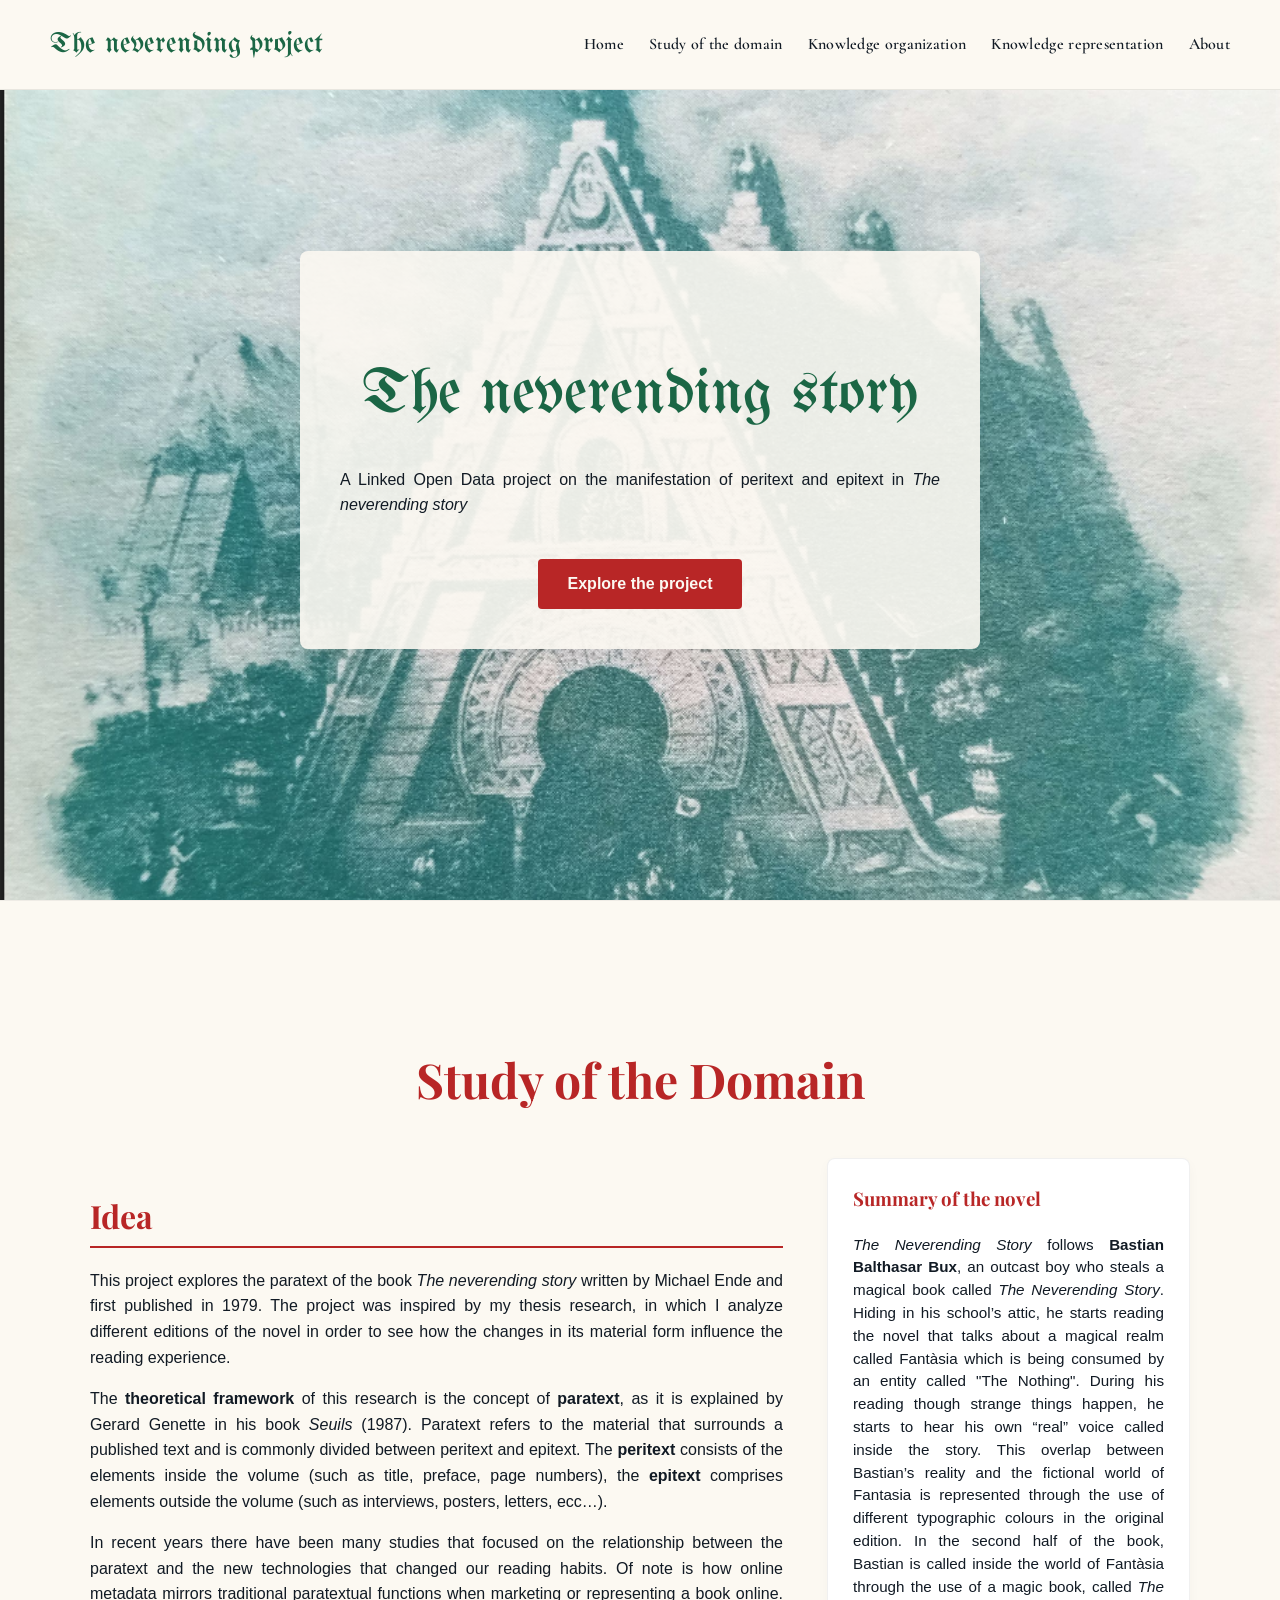
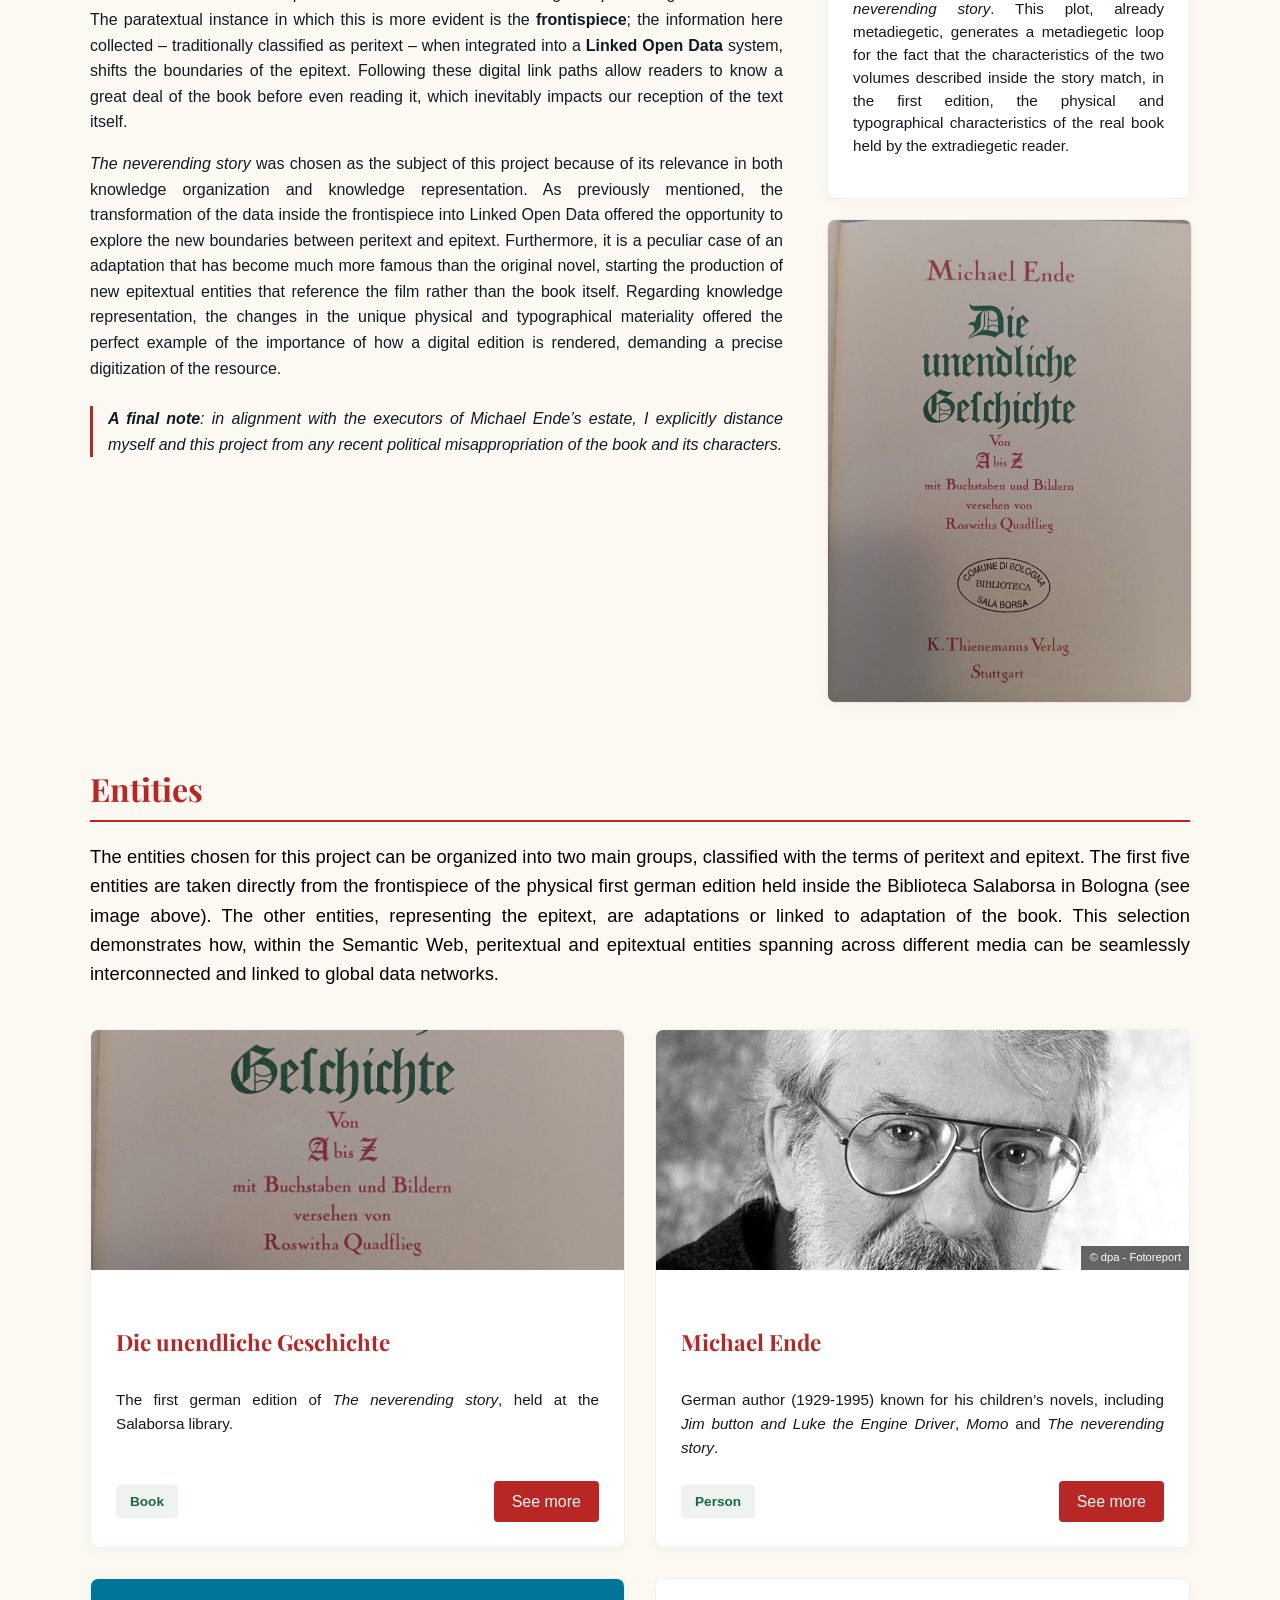
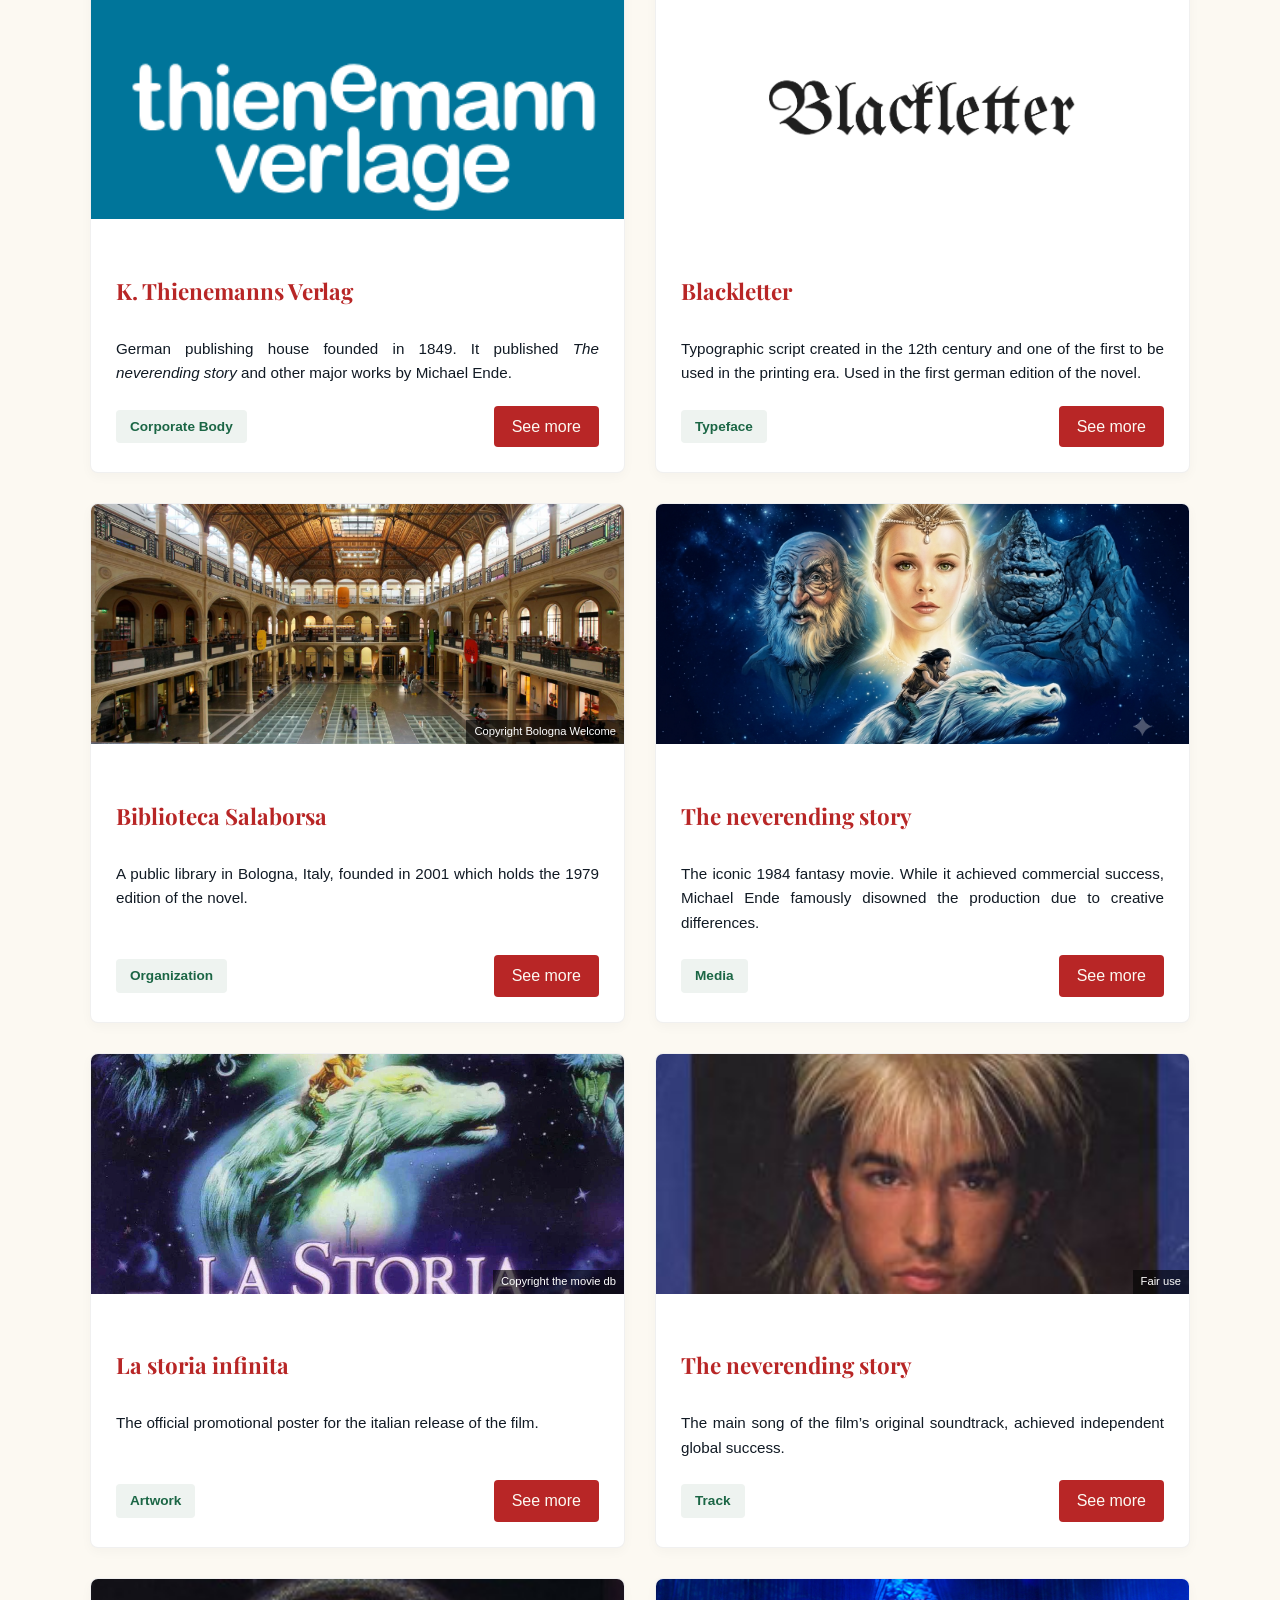
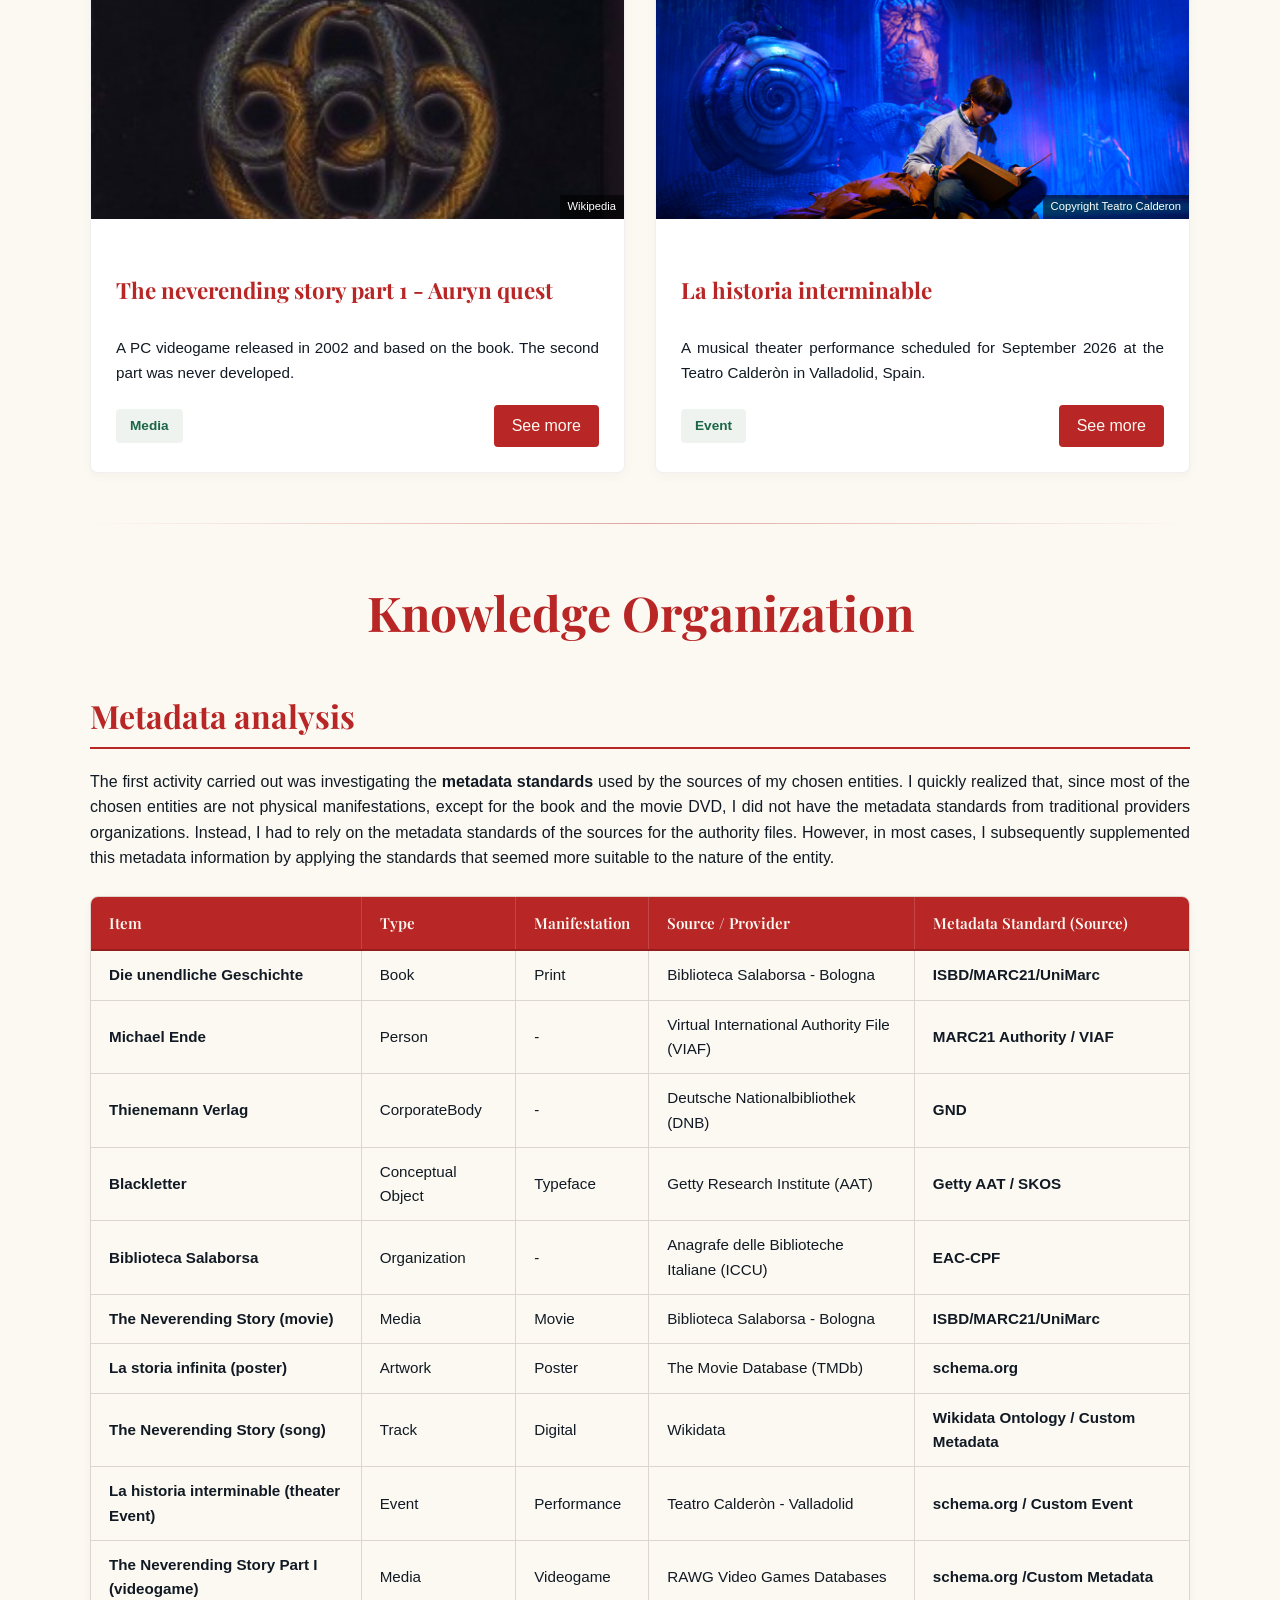
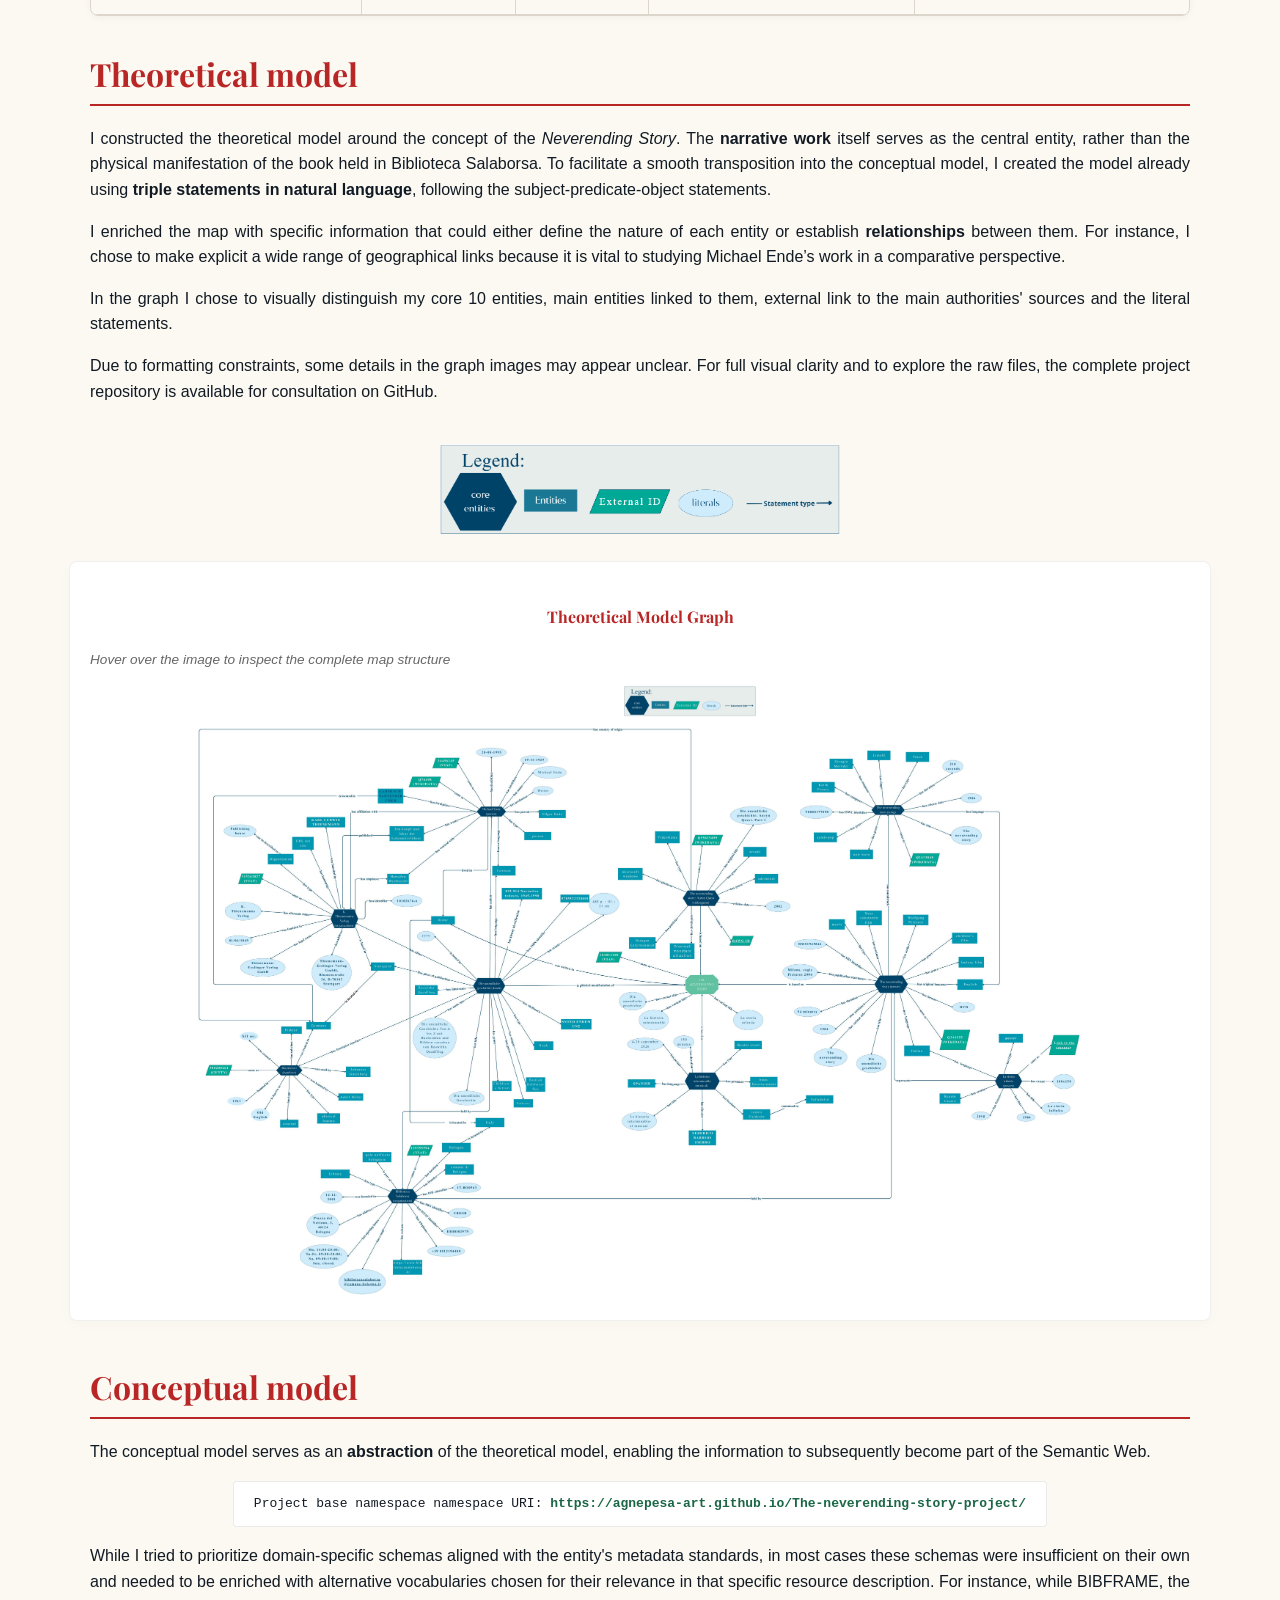
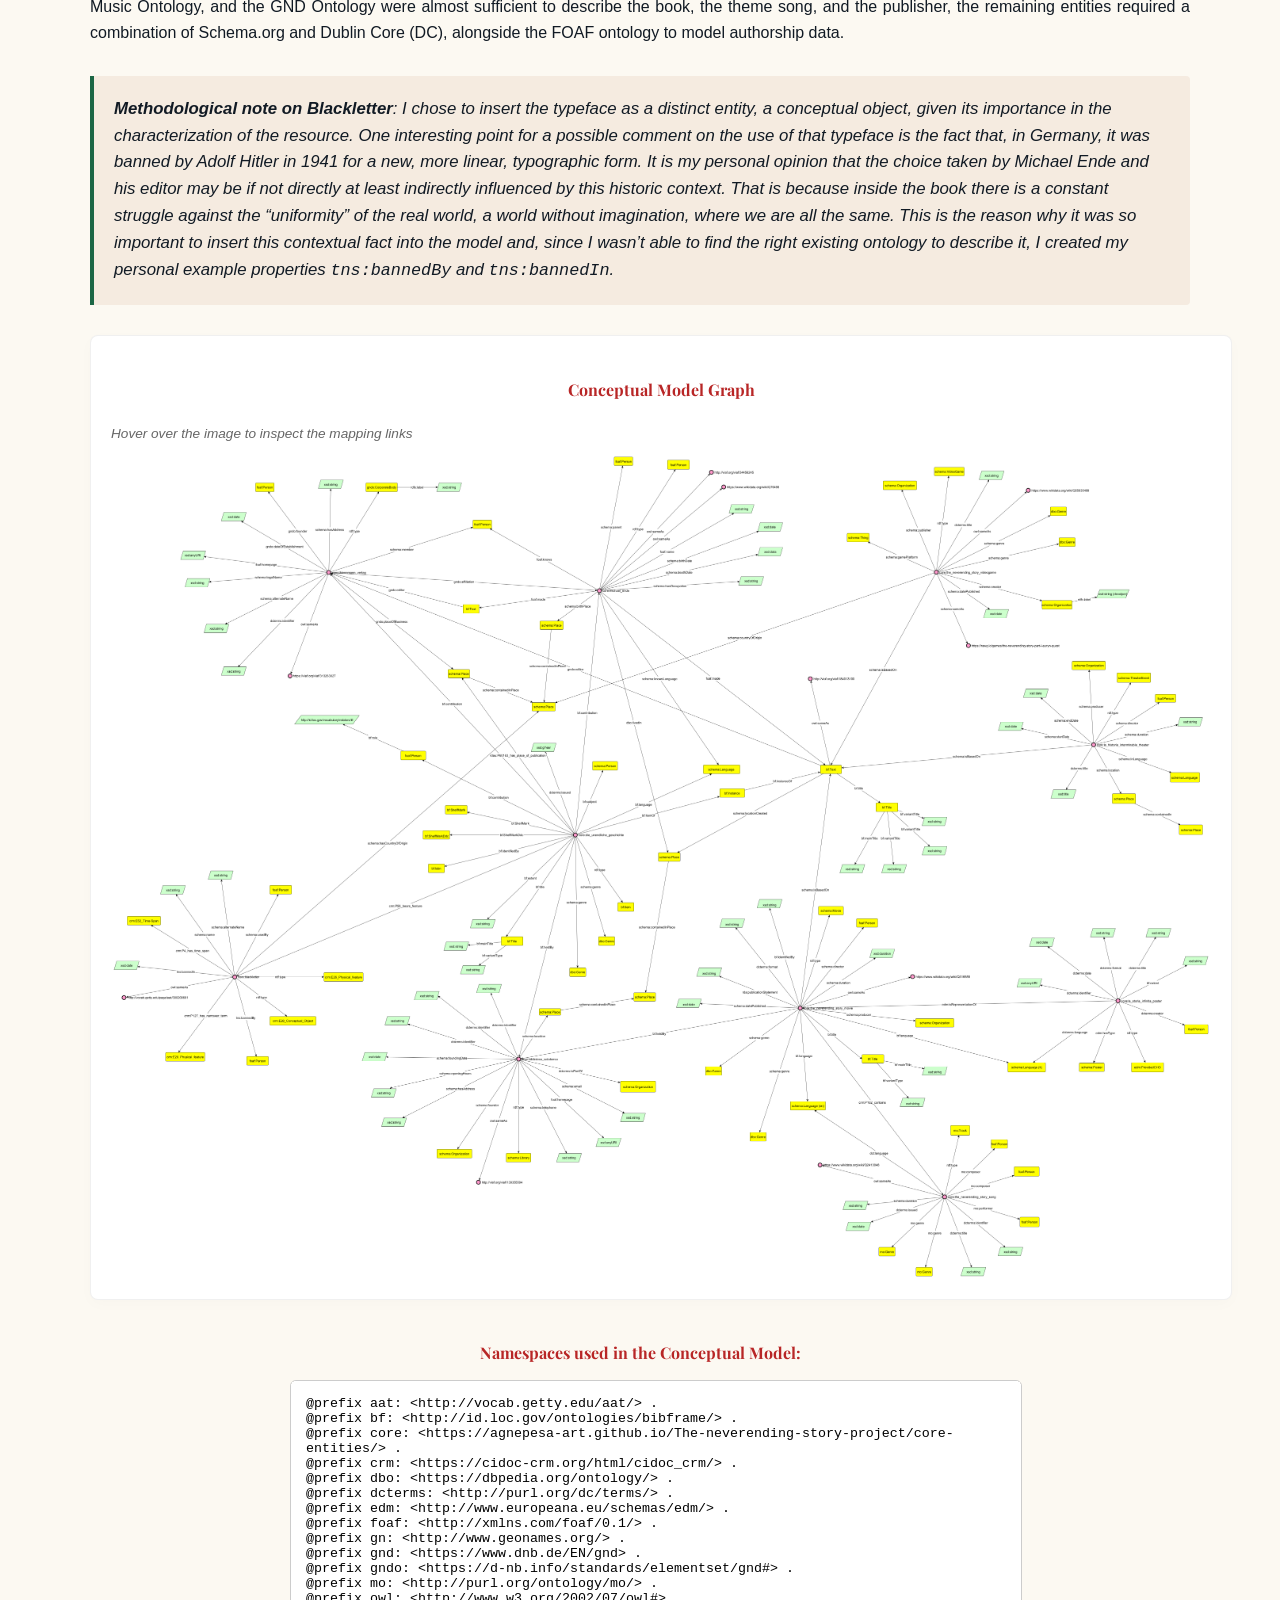
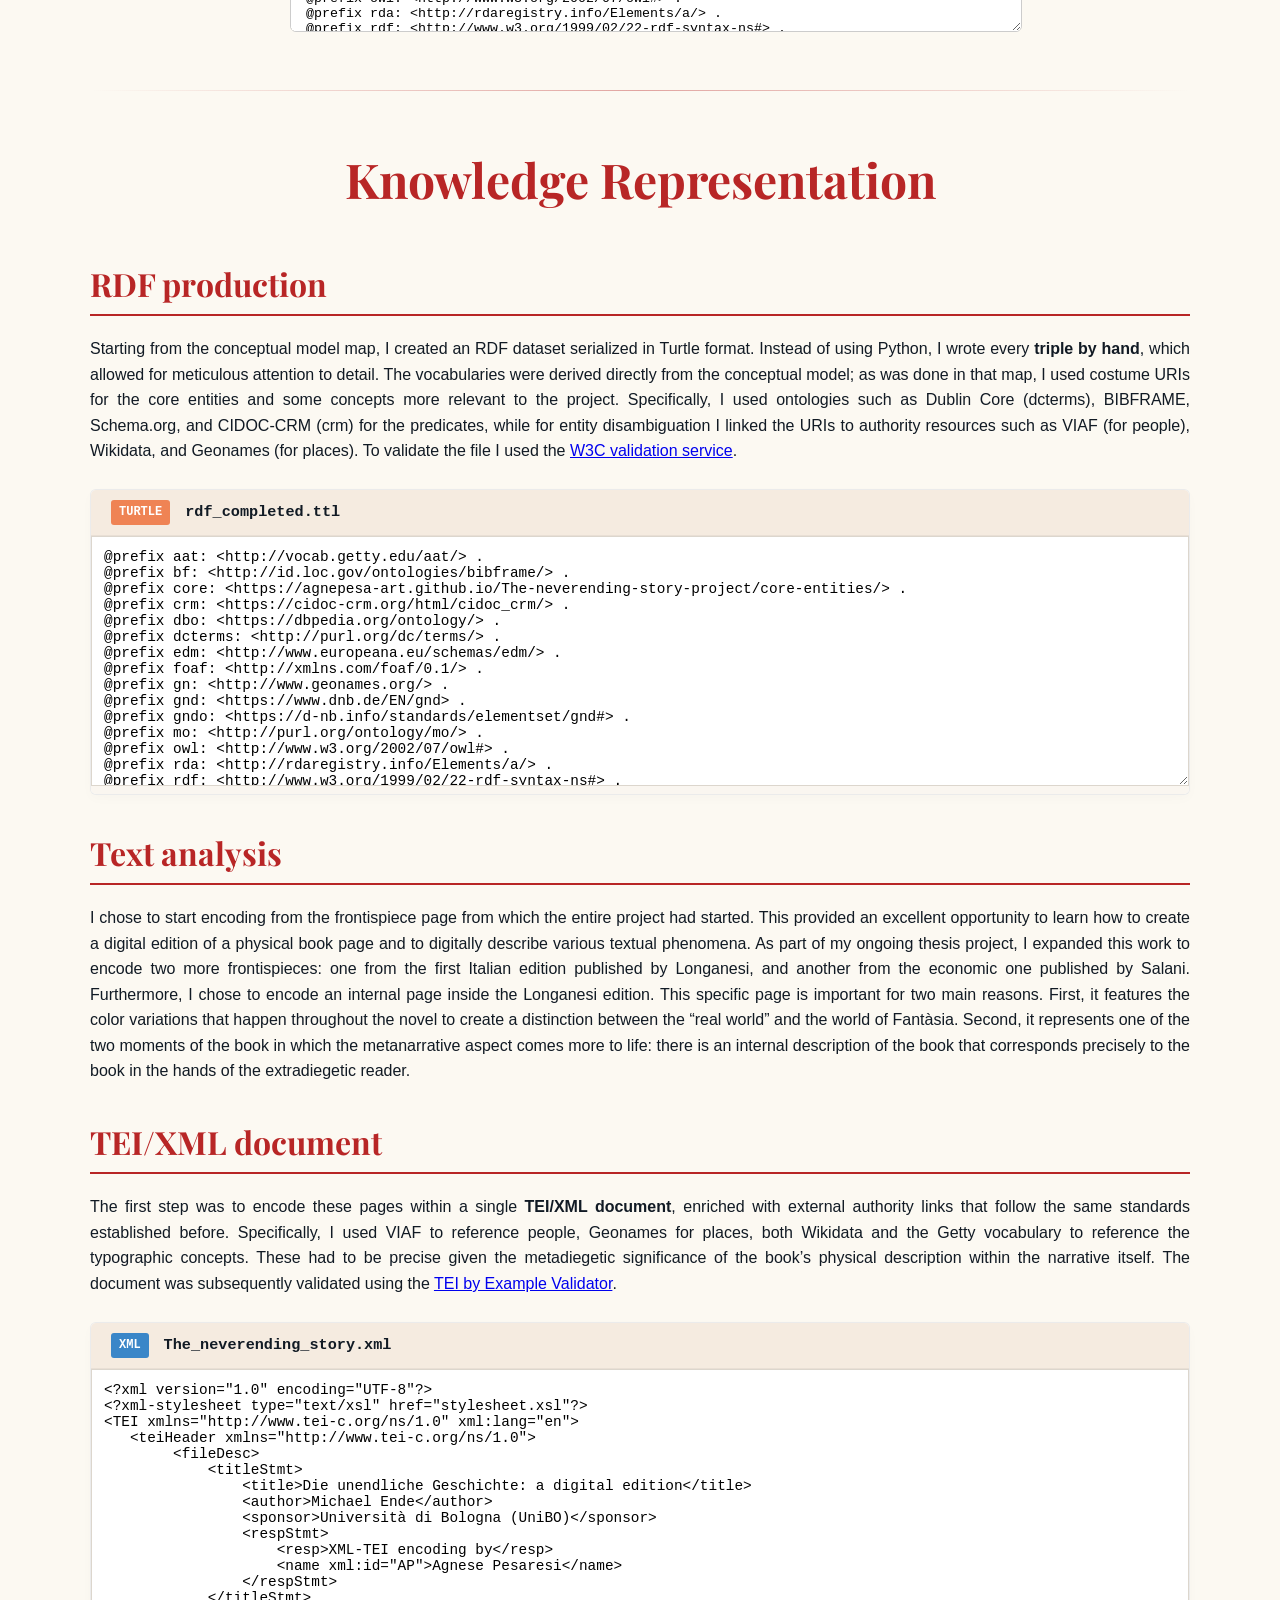
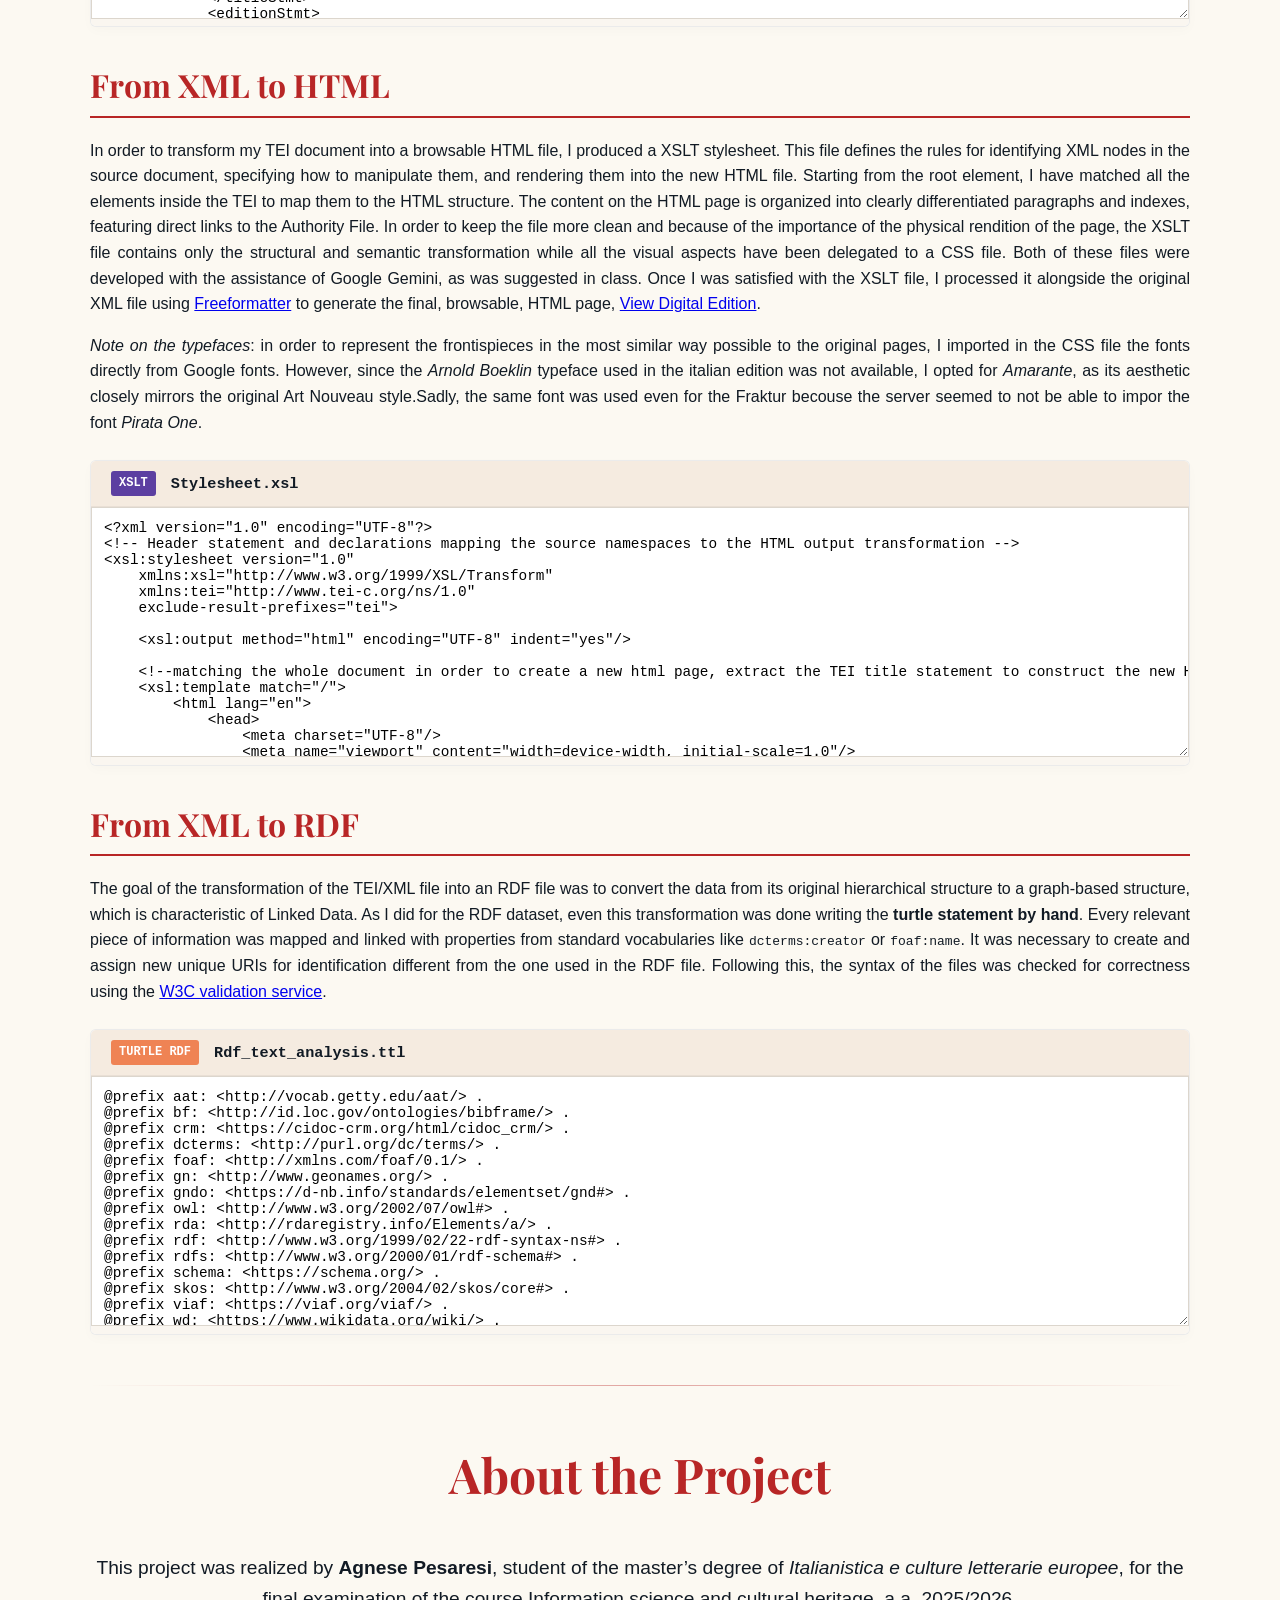
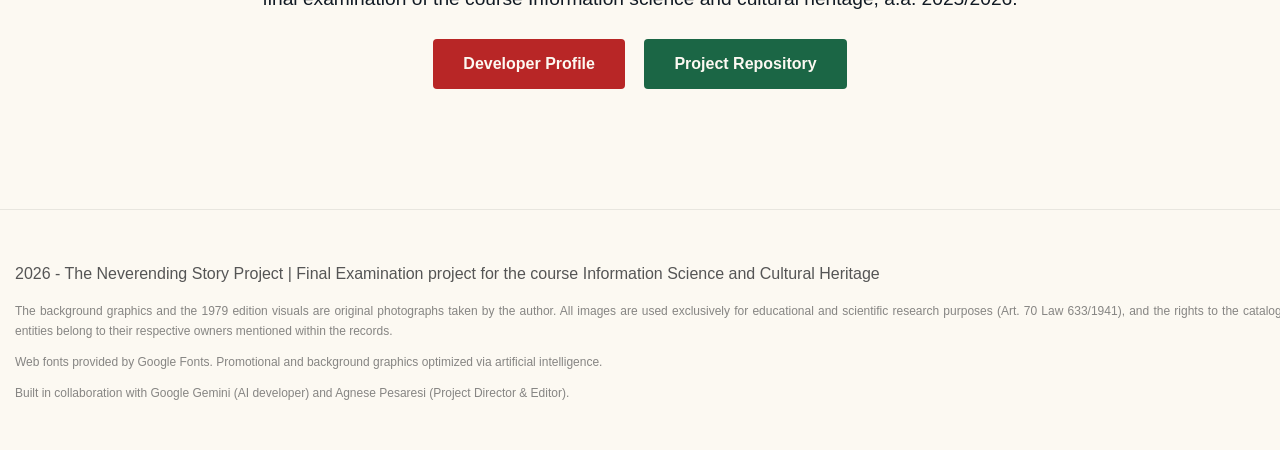
<file: index.html>
<!DOCTYPE html>
<html lang="en">
<head>
    <meta charset="UTF-8">
    <meta name="viewport" content="width=device-width, initial-scale=1.0">
    <title>The neverending project</title>
    <!-- CSS Link -->
    <link rel="stylesheet" href="style.css">
</head>
<body class="home-page">

    <!-- Fixed Header Navigation Bar -->
    <header>
        <div class="navbar">
            <div class="logo titolo-gotico">The neverending project</div>
            <ul class="nav-links">
                <li><a href="#home">Home</a></li>
                <li><a href="#domain">Study of the domain</a></li>
                <li><a href="#organization">Knowledge organization</a></li>
                <li><a href="#representation">Knowledge representation</a></li>
                <li><a href="#about">About</a></li>
            </ul>
        </div>
    </header>

    <!-- Section 1: Home (Hero Wrapper) -->
    <section id="home" class="hero-section">
        <div class="hero-content">
            <!-- Note: Font sizing managed via .hero-content h1 inside style.css -->
            <h1 class="logo titolo-gotico">The neverending story</h1>
            <p>A Linked Open Data project on the manifestation of peritext and epitext in <em>The neverending story</em></p>
            <br>
            <a href="#domain" class="btn-start">Explore the project</a>
        </div>
    </section>

    <!-- Continuous Content Domain Wrapper -->
    <div class="domain-page-wrapper">
        <div class="domain-container">

            <!-- Section 2: Study of the Domain -->
            <section id="domain" class="domain-main-section">
                <h2 class="domain-main-title">Study of the Domain</h2>
                
                <!-- Completely isolated Layout to avoid style.css conflicts -->
                <div style="display: block; width: 100%; margin-bottom: 60px; clear: both;">
                    
                    <!-- Left Column: The Essay content -->
                    <div style="width: 63%; float: left; margin-right: 4%;">
                        <h3 class="domain-subtitle">Idea</h3>
                        <p>This project explores the paratext of the book <em>The neverending story</em> written by Michael Ende and first published in 1979. The project was inspired by my thesis research, in which I analyze different editions of the novel in order to see how the changes in its material form influence the reading experience.</p>
                        <p>The <strong>theoretical framework</strong> of this research is the concept of <strong>paratext</strong>, as it is explained by Gerard Genette in his book <em>Seuils</em> (1987). Paratext refers to the material that surrounds a published text and is commonly divided between peritext and epitext. The <strong>peritext</strong> consists of the elements inside the volume (such as title, preface, page numbers), the <strong>epitext</strong> comprises elements outside the volume (such as interviews, posters, letters, ecc…).</p>
                        <p>In recent years there have been many studies that focused on the relationship between the paratext and the new technologies that changed our reading habits. Of note is how online metadata mirrors traditional paratextual functions when marketing or representing a book online. The paratextual instance in which this is more evident is the <strong>frontispiece</strong>; the information here collected – traditionally classified as peritext – when integrated into a <strong>Linked Open Data</strong> system, shifts the boundaries of the epitext. Following these digital link paths allow readers to know a great deal of the book before even reading it, which inevitably impacts our reception of the text itself.</p>
                        <p><em>The neverending story</em> was chosen as the subject of this project because of its relevance in both knowledge organization and knowledge representation. As previously mentioned, the transformation of the data inside the frontispiece into Linked Open Data offered the opportunity to explore the new boundaries between peritext and epitext. Furthermore, it is a peculiar case of an adaptation that has become much more famous than the original novel, starting the production of new epitextual entities that reference the film rather than the book itself. Regarding knowledge representation, the changes in the unique physical and typographical materiality offered the perfect example of the importance of how a digital edition is rendered, demanding a precise digitization of the resource.</p>
                        <p class="disclaimer-note"><strong>A final note</strong>: in alignment with the executors of Michael Ende’s estate, I explicitly distance myself and this project from any recent political misappropriation of the book and its characters.</p>
                    </div>
                    
                    <!-- Right Column: Summary Box + Fitted Image right underneath -->
                    <div style="width: 33%; float: right; display: flex; flex-direction: column; gap: 20px;">
                        <!-- Summary Area Side Box -->
                        <div style="background: #ffffff; padding: 25px; border-radius: 8px; box-shadow: 0 4px 12px rgba(0,0,0,0.03); border: 1px solid rgba(0,0,0,0.06);">
                            <h3 style="margin-top:0;">Summary of the novel</h3>
                            <p style="font-size: 0.95rem; line-height: 1.5; text-align: justify;"><em>The Neverending Story</em> follows <strong>Bastian Balthasar Bux</strong>, an outcast boy who steals a magical book called <em>The Neverending Story</em>. Hiding in his school’s attic, he starts reading the novel that talks about a magical realm called Fantàsia which is being consumed by an entity called "The Nothing". During his reading though strange things happen, he starts to hear his own “real” voice called inside the story. This overlap between Bastian’s reality and the fictional world of Fantasia is represented through the use of different typographic colours in the original edition. In the second half of the book, Bastian is called inside the world of Fantàsia through the use of a magic book, called <em>The neverending story</em>. This plot, already metadiegetic, generates a metadiegetic loop for the fact that the characteristics of the two volumes described inside the story match, in the first edition, the physical and typographical characteristics of the real book held by the extradiegetic reader.</p>
                        </div>

                        <!-- The Image perfectly sized to match the summary container width -->
                        <div style="width: 100%; text-align: center;">
                            <img src="images/ger_ed_1979.jpeg" alt="German First Edition 1979 Cover/Frontispiece" style="width: 100%; height: auto; display: block; border-radius: 8px; box-shadow: 0 4px 12px rgba(0,0,0,0.03); border: 1px solid rgba(0,0,0,0.06);">
                        </div>
                    </div>

                    <!-- Clear floats layout fix -->
                    <div style="clear: both;"></div>
                </div>

                <!-- Entities Sub-Section -->
                <div class="entities-section">
                    <h3 class="domain-subtitle">Entities</h3>
                    <p class="entities-intro">The entities chosen for this project can be organized into two main groups, classified with the terms of peritext and epitext. The first five entities are taken directly from the frontispiece of the physical first german edition held inside the Biblioteca Salaborsa in Bologna (see image above). The other entities, representing the epitext, are adaptations or linked to adaptation of the book. This selection demonstrates how, within the Semantic Web, peritextual and epitextual entities spanning across different media can be seamlessly interconnected and linked to global data networks.</p>
                    
                    <div class="entities-grid">
                        
                        <!-- Entity 1 -->
                        <div class="entity-card">
                            <div class="entity-image-box">
                                <img src="images/item_1.jpeg" alt="Die unendliche geschichte">
                            </div>
                            <div class="entity-info">
                                <h4 class="entity-title">Die unendliche Geschichte</h4>
                                <p style="margin-bottom: 20px; font-size: 0.95rem;">The first german edition of <em>The neverending story</em>, held at the Salaborsa library.</p>
                                <div class="entity-footer-meta">
                                    <span class="manifestation-tag">Book</span>
                                    <a href="https://sol.unibo.it/SebinaOpac/resource/die-unendliche-geschichte/UBO01054720?tabDoc=tabloca" target="_blank" class="btn-see-more">See more</a>
                                </div>
                            </div>
                        </div>

                        <!-- Entity 2 -->
                        <div class="entity-card">
                            <div class="entity-image-box">
                                <img src="images/item_2.jpeg" alt="Michael Ende">
                                <div class="img-copyright-overlay">© dpa - Fotoreport</div>
                            </div>
                            <div class="entity-info">
                                <h4 class="entity-title">Michael Ende</h4>
                                <p style="margin-bottom: 20px; font-size: 0.95rem;">German author (1929-1995) known for his children’s novels, including <em>Jim button and Luke the Engine Driver</em>, <em>Momo</em> and <em>The neverending story</em>.</p>
                                <div class="entity-footer-meta">
                                    <span class="manifestation-tag">Person</span>
                                    <a href="http://viaf.org/viaf/34456245" target="_blank" class="btn-see-more">See more</a>
                                </div>
                            </div>
                        </div>

                        <!-- Entity 3 -->
                        <div class="entity-card">
                            <div class="entity-image-box">
                                <img src="images/item_3.png" alt="K. Thienemanns Verlag">
                            </div>
                            <div class="entity-info">
                                <h4 class="entity-title">K. Thienemanns Verlag</h4>
                                <p style="margin-bottom: 20px; font-size: 0.95rem;">German publishing house founded in 1849. It published <em>The neverending story</em> and other major works by Michael Ende.</p>
                                <div class="entity-footer-meta">
                                    <span class="manifestation-tag">Corporate Body</span>
                                    <a href="https://d-nb.info/gnd/10102676-6" target="_blank" class="btn-see-more">See more</a>
                                </div>
                            </div>
                        </div>

                        <!-- Entity 4 -->
                        <div class="entity-card">
                            <div class="entity-image-box">
                                <img src="images/item_4.png" alt="Blackletter">
                            </div>
                            <div class="entity-info">
                                <h4 class="entity-title">Blackletter</h4>
                                <p style="margin-bottom: 20px; font-size: 0.95rem;">Typographic script created in the 12th century and one of the first to be used in the printing era. Used in the first german edition of the novel.</p>
                                <div class="entity-footer-meta">
                                    <span class="manifestation-tag">Typeface</span>
                                    <a href="http://vocab.getty.edu/page/aat/300200661" target="_blank" class="btn-see-more">See more</a>
                                </div>
                            </div>
                        </div>

                        <!-- Entity 5 -->
                        <div class="entity-card">
                            <div class="entity-image-box">
                                <img src="images/item_5.jpg" alt="Biblioteca Salaborsa">
                                <div class="img-copyright-overlay">Copyright Bologna Welcome</div>
                            </div>
                            <div class="entity-info">
                                <h4 class="entity-title">Biblioteca Salaborsa</h4>
                                <p style="margin-bottom: 20px; font-size: 0.95rem;">A public library in Bologna, Italy, founded in 2001 which holds the 1979 edition of the novel.</p>
                                <div class="entity-footer-meta">
                                    <span class="manifestation-tag">Organization</span>
                                    <a href="https://www.bibliotecasalaborsa.it/" target="_blank" class="btn-see-more">See more</a>
                                </div>
                            </div>
                        </div>

                        <!-- Entity 6 -->
                        <div class="entity-card">
                            <div class="entity-image-box">
                                <img src="images/item_6.png" alt="The neverending story film">
                            </div>
                            <div class="entity-info">
                                <h4 class="entity-title">The neverending story</h4>
                                <p style="margin-bottom: 20px; font-size: 0.95rem;">The iconic 1984 fantasy movie. While it achieved commercial success, Michael Ende famously disowned the production due to creative differences.</p>
                                <div class="entity-footer-meta">
                                    <span class="manifestation-tag">Media</span>
                                    <a href="https://sol.unibo.it/SebinaOpac/resource/la-storia-infinita/UBO03402434?tabDoc=tabloca" target="_blank" class="btn-see-more">See more</a>
                                </div>
                            </div>
                        </div>

                        <!-- Entity 7 -->
                        <div class="entity-card">
                            <div class="entity-image-box">
                                <img src="images/item_7.webp" alt="La storia infinita poster">
                                <div class="img-copyright-overlay">Copyright the movie db</div>
                            </div>
                            <div class="entity-info">
                                <h4 class="entity-title">La storia infinita</h4>
                                <p style="margin-bottom: 20px; font-size: 0.95rem;">The official promotional poster for the italian release of the film.</p>
                                <div class="entity-footer-meta">
                                    <span class="manifestation-tag">Artwork</span>
                                    <a href="https://www.themoviedb.org/collection/91430-die-unendliche-geschichte-filmreihe/images/posters?language=it-IT" target="_blank" class="btn-see-more">See more</a>
                                </div>
                            </div>
                        </div>

                        <!-- Entity 8 -->
                        <div class="entity-card">
                            <div class="entity-image-box">
                                <img src="images/item_8.jpg" alt="Soundtrack Track">
                                <div class="img-copyright-overlay">Fair use</div>
                            </div>
                            <div class="entity-info">
                                <h4 class="entity-title">The neverending story</h4>
                                <p style="margin-bottom: 20px; font-size: 0.95rem;">The main song of the film’s original soundtrack, achieved independent global success.</p>
                                <div class="entity-footer-meta">
                                    <span class="manifestation-tag">Track</span>
                                    <a href="https://www.wikidata.org/wiki/Q2413048" target="_blank" class="btn-see-more">See more</a>
                                </div>
                            </div>
                        </div>

                        <!-- Entity 9 -->
                        <div class="entity-card">
                            <div class="entity-image-box">
                                <img src="images/item_9.jpg" alt="Auryn Quest Game">
                                <div class="img-copyright-overlay">Wikipedia</div>
                            </div>
                            <div class="entity-info">
                                <h4 class="entity-title">The neverending story part 1 - Auryn quest</h4>
                                <p style="margin-bottom: 20px; font-size: 0.95rem;">A PC videogame released in 2002 and based on the book. The second part was never developed.</p>
                                <div class="entity-footer-meta">
                                    <span class="manifestation-tag">Media</span>
                                    <a href="https://rawg.io/games/the-neverending-story-part-i-auryn-quest" target="_blank" class="btn-see-more">See more</a>
                                </div>
                            </div>
                        </div>

                        <!-- Entity 10 -->
                        <div class="entity-card">
                            <div class="entity-image-box">
                                <img src="images/item_10.jpg" alt="La historia interminable Event">
                                <div class="img-copyright-overlay">Copyright Teatro Calderon</div>
                            </div>
                            <div class="entity-info">
                                <h4 class="entity-title">La historia interminable</h4>
                                <p style="margin-bottom: 20px; font-size: 0.95rem;">A musical theater performance scheduled for September 2026 at the Teatro Calderòn in Valladolid, Spain.</p>
                                <div class="entity-footer-meta">
                                    <span class="manifestation-tag">Event</span>
                                    <a href="https://tcalderon.com/evento/la-historia-interminable/" target="_blank" class="btn-see-more">See more</a>
                                </div>
                            </div>
                        </div>

                    </div>
                </div>
            </section>

            <hr class="section-divider">

            <!-- Section 3: Knowledge Organization -->
            <section id="organization" class="domain-main-section">
                <h2 class="domain-main-title">Knowledge Organization</h2>
                
                <h3 class="domain-subtitle">Metadata analysis</h3>
                <p class="essay-content">The first activity carried out was investigating the <strong>metadata standards</strong> used by the sources of my chosen entities. I quickly realized that, since most of the chosen entities are not physical manifestations, except for the book and the movie DVD, I did not have the metadata standards from traditional providers organizations. Instead, I had to rely on the metadata standards of the sources for the authority files. However, in most cases, I subsequently supplemented this metadata information by applying the standards that seemed more suitable to the nature of the entity.</p>
                
                <!-- Pure HTML Clean Metadata Grid Table -->
                <div class="table-container" style="overflow-x: auto; margin: 25px 0;">
                    <table class="metadata-table">
                        <thead>
                            <tr>
                                <th>Item</th>
                                <th>Type</th>
                                <th>Manifestation</th>
                                <th>Source / Provider</th>
                                <th>Metadata Standard (Source)</th>
                            </tr>
                        </thead>
                        <tbody>
                            <tr>
                                <td><strong>Die unendliche Geschichte</strong></td>
                                <td>Book</td>
                                <td>Print</td>
                                <td>Biblioteca Salaborsa - Bologna</td>
                                <td><span class="badge-std">ISBD/MARC21/UniMarc</span></td>
                            </tr>
                            <tr>
                                <td><strong>Michael Ende</strong></td>
                                <td>Person</td>
                                <td>-</td>
                                <td>Virtual International Authority File (VIAF)</td>
                                <td><span class="badge-std">MARC21 Authority / VIAF</span></td>
                            </tr>
                            <tr>
                                <td><strong>Thienemann Verlag</strong></td>
                                <td>CorporateBody</td>
                                <td>-</td>
                                <td>Deutsche Nationalbibliothek (DNB)</td>
                                <td><span class="badge-std">GND</span></td>
                            </tr>
                            <tr>
                                <td><strong>Blackletter</strong></td>
                                <td>Conceptual Object</td>
                                <td>Typeface</td>
                                <td>Getty Research Institute (AAT)</td>
                                <td><span class="badge-std">Getty AAT / SKOS</span></td>
                            </tr>
                            <tr>
                                <td><strong>Biblioteca Salaborsa</strong></td>
                                <td>Organization</td>
                                <td>-</td>
                                <td>Anagrafe delle Biblioteche Italiane (ICCU)</td>
                                <td><span class="badge-std">EAC-CPF</span></td>
                            </tr>
                            <tr>
                                <td><strong>The Neverending Story (movie)</strong></td>
                                <td>Media</td>
                                <td>Movie</td>
                                <td>Biblioteca Salaborsa - Bologna</td>
                                <td><span class="badge-std">ISBD/MARC21/UniMarc</span></td>
                            </tr>
                            <tr>
                                <td><strong>La storia infinita (poster)</strong></td>
                                <td>Artwork</td>
                                <td>Poster</td>
                                <td>The Movie Database (TMDb)</td>
                                <td><span class="badge-std">schema.org</span></td>
                            </tr>
                            <tr>
                                <td><strong>The Neverending Story (song)</strong></td>
                                <td>Track</td>
                                <td>Digital</td>
                                <td>Wikidata</td>
                                <td><span class="badge-std">Wikidata Ontology / Custom Metadata</span></td>
                            </tr>
                            <tr>
                                <td><strong>La historia interminable (theater Event)</strong></td>
                                <td>Event</td>
                                <td>Performance</td>
                                <td>Teatro Calderòn - Valladolid</td>
                                <td><span class="badge-std">schema.org / Custom Event</span></td>
                            </tr>
                            <tr>
                                <td><strong>The Neverending Story Part I (videogame)</strong></td>
                                <td>Media</td>
                                <td>Videogame</td>
                                <td>RAWG Video Games Databases</td>
                                <td><span class="badge-std">schema.org /Custom Metadata</span></td>
                            </tr>
                        </tbody>
                    </table>
                </div>

                <h3 class="domain-subtitle">Theoretical model</h3>
                <p class="essay-content">I constructed the theoretical model around the concept of the <em>Neverending Story</em>. The <strong>narrative work</strong> itself serves as the central entity, rather than the physical manifestation of the book held in Biblioteca Salaborsa. To facilitate a smooth transposition into the conceptual model, I created the model already using <strong>triple statements in natural language</strong>, following the subject-predicate-object statements.</p>
                <p class="essay-content">I enriched the map with specific information that could either define the nature of each entity or establish <strong>relationships</strong> between them. For instance, I chose to make explicit a wide range of geographical links because it is vital to studying Michael Ende’s work in a comparative perspective.</p>
                <p class="essay-content">In the graph I chose to visually distinguish my core 10 entities, main entities linked to them, external link to the main authorities' sources and the literal statements.</p>
                <p class="essay-content">Due to formatting constraints, some details in the graph images may appear unclear. For full visual clarity and to explore the raw files, the complete project repository is available for consultation on GitHub.</p>

                <div class="model-visualization-container">
                    <div class="legend-box">
                        <img src="images/legend.png" alt="Legend Map" class="legend-img">
                    </div>
                    <div class="big-graph-box">
                        <h4>Theoretical Model Graph</h4>
                        <p class="zoom-instruction">Hover over the image to inspect the complete map structure</p>
                        <div class="zoom-wrapper">
                            <img src="models/Theoretical_model.jpg" alt="Theoretical Model Diagram" class="zoomable-img">
                        </div>
                    </div>
                </div>

                <h3 class="domain-subtitle" style="margin-top: 40px;">Conceptual model</h3>
                <p class="essay-content">The conceptual model serves as an <strong>abstraction</strong> of the theoretical model, enabling the information to subsequently become part of the Semantic Web.</p>
                
                <p class="essay-content" style="text-align: center;">
                    <span class="uri-highlight-box">
                        Project base namespace namespace URI: <a href="https://agnepesa-art.github.io/The-neverending-story-project/" target="_blank">https://agnepesa-art.github.io/The-neverending-story-project/</a>
                    </span>
                </p>

                <p class="essay-content">While I tried to prioritize domain-specific schemas aligned with the entity's metadata standards, in most cases these schemas were insufficient on their own and needed to be enriched with alternative vocabularies chosen for their relevance in that specific resource description. For instance, while BIBFRAME, the Music Ontology, and the GND Ontology were almost sufficient to describe the book, the theme song, and the publisher, the remaining entities required a combination of Schema.org and Dublin Core (DC), alongside the FOAF ontology to model authorship data.</p>
                
                <div class="methodological-note">
                    <strong>Methodological note on Blackletter</strong>: I chose to insert the typeface as a distinct entity, a conceptual object, given its importance in the characterization of the resource. One interesting point for a possible comment on the use of that typeface is the fact that, in Germany, it was banned by Adolf Hitler in 1941 for a new, more linear, typographic form. It is my personal opinion that the choice taken by Michael Ende and his editor may be if not directly at least indirectly influenced by this historic context. That is because inside the book there is a constant struggle against the “uniformity” of the real world, a world without imagination, where we are all the same. This is the reason why it was so important to insert this contextual fact into the model and, since I wasn’t able to find the right existing ontology to describe it, I created my personal example properties <code>tns:bannedBy</code> and <code>tns:bannedIn</code>.
                </div>

                <div class="big-graph-box">
                    <h4>Conceptual Model Graph</h4>
                    <p class="zoom-instruction">Hover over the image to inspect the mapping links</p>
                    <div class="zoom-wrapper">
                        <img src="models/Conceptual_model.png" alt="Conceptual Model Diagram" class="zoomable-img">
                    </div>
                </div>

                <!-- Prefixes Namespace Centered Box Area -->
                <div style="margin: 40px auto; text-align: center; max-width: 700px;">
                    <h4 style="margin-bottom:15px;">Namespaces used in the Conceptual Model:</h4>
                    <textarea readonly style="width: 100%; height: 220px; font-family: monospace; padding: 15px; border-radius: 6px; border: 1px solid #ccc; background: #fff; resize: vertical; text-align: left;">
@prefix aat: <http://vocab.getty.edu/aat/> .
@prefix bf: <http://id.loc.gov/ontologies/bibframe/> .
@prefix core: <https://agnepesa-art.github.io/The-neverending-story-project/core-entities/> . 
@prefix crm: <https://cidoc-crm.org/html/cidoc_crm/> .
@prefix dbo: <https://dbpedia.org/ontology/> .
@prefix dcterms: <http://purl.org/dc/terms/> .
@prefix edm: <http://www.europeana.eu/schemas/edm/> . 
@prefix foaf: <http://xmlns.com/foaf/0.1/> .
@prefix gn: <http://www.geonames.org/> .
@prefix gnd: <https://www.dnb.de/EN/gnd> .
@prefix gndo: <https://d-nb.info/standards/elementset/gnd#> . 
@prefix mo: <http://purl.org/ontology/mo/> .
@prefix owl: <http://www.w3.org/2002/07/owl#> .
@prefix rda: <http://rdaregistry.info/Elements/a/> . 
@prefix rdf: <http://www.w3.org/1999/02/22-rdf-syntax-ns#> . 
@prefix rdfs: <http://www.w3.org/2000/01/rdf-schema#> . 
@prefix schema: <https://schema.org/> . 
@prefix viaf: <https://viaf.org/viaf/> . 
@prefix wd: <https://www.wikidata.org/wiki/> . 
@prefix xsd: <http://www.w3.org/2001/XMLSchema#> . 
@prefix tns: <https://agnepesa-art.github.io/The-neverending-story-project/> .</textarea>
                </div>
            </section>

            <hr class="section-divider">

            <!-- Section 4: Knowledge Representation -->
            <section id="representation" class="domain-main-section">
                <h2 class="domain-main-title">Knowledge Representation</h2>
                
                <h3 class="domain-subtitle">RDF production</h3>
                <p class="essay-content">Starting from the conceptual model map, I created an RDF dataset serialized in Turtle format. Instead of using Python, I wrote every <strong>triple by hand</strong>, which allowed for meticulous attention to detail. The vocabularies were derived directly from the conceptual model; as was done in that map, I used costume URIs for the core entities and some concepts more relevant to the project. Specifically, I used ontologies such as Dublin Core (dcterms), BIBFRAME, Schema.org, and CIDOC-CRM (crm) for the predicates, while for entity disambiguation I linked the URIs to authority resources such as VIAF (for people), Wikidata, and Geonames (for places). To validate the file I used the <a href="https://www.w3.org/RDF/Validator/" target="_blank">W3C validation service</a>.</p>

                <div class="code-repository-box">
                    <div class="repo-header">
                        <span class="file-badge ttl-badge">Turtle</span>
                        <span class="file-name">rdf_completed.ttl</span>
                    </div>
                    <div class="repo-body" style="padding:0;">
                        <textarea data-file="rdf_complete.ttl" class="code-box" readonly>Loading code content...</textarea>
                    </div>
                </div>

                <h3 class="domain-subtitle">Text analysis</h3>
                <p class="essay-content">I chose to start encoding from the frontispiece page from which the entire project had started. This provided an excellent opportunity to learn how to create a digital edition of a physical book page and to digitally describe various textual phenomena. As part of my ongoing thesis project, I expanded this work to encode two more frontispieces: one from the first Italian edition published by Longanesi, and another from the economic one published by Salani. Furthermore, I chose to encode an internal page inside the Longanesi edition. This specific page is important for two main reasons. First, it features the color variations that happen throughout the novel to create a distinction between the “real world” and the world of Fantàsia. Second, it represents one of the two moments of the book in which the metanarrative aspect comes more to life: there is an internal description of the book that corresponds precisely to the book in the hands of the extradiegetic reader.</p>

                <h3 class="domain-subtitle">TEI/XML document</h3>
                <p class="essay-content">The first step was to encode these pages within a single <strong>TEI/XML document</strong>, enriched with external authority links that follow the same standards established before. Specifically, I used VIAF to reference people, Geonames for places, both Wikidata and the Getty vocabulary to reference the typographic concepts. These had to be precise given the metadiegetic significance of the book’s physical description within the narrative itself. The document was subsequently validated using the <a href="https://teibyexample.org/exist/tools/TBEvalidator.htm" target="_blank">TEI by Example Validator</a>.</p>

                <!-- Textarea Code Box for The_neverending_story.xml -->
                <div class="code-repository-box">
                    <div class="repo-header">
                        <span class="file-badge xml-badge">XML</span>
                        <span class="file-name">The_neverending_story.xml</span>
                    </div>
                    <div class="repo-body" style="padding:0;">
                        <textarea data-file="edition/The_neverending_story.xml" class="code-box" readonly>Loading XML code...</textarea>
                    </div>
                </div>

                <h3 class="domain-subtitle">From XML to HTML</h3>
                <p class="essay-content">In order to transform my TEI document into a browsable HTML file, I produced a XSLT stylesheet. This file defines the rules for identifying XML nodes in the source document, specifying how to manipulate them, and rendering them into the new HTML file. Starting from the root element, I have matched all the elements inside the TEI to map them to the HTML structure. The content on the HTML page is organized into clearly differentiated paragraphs and indexes, featuring direct links to the Authority File. In order to keep the file more clean and because of the importance of the physical rendition of the page, the XSLT file contains only the structural and semantic transformation while all the visual aspects have been delegated to a CSS file. Both of these files were developed with the assistance of Google Gemini, as was suggested in class. Once I was satisfied with the XSLT file, I processed it alongside the original XML file using <a href="https://www.freeformatter.com/xsl-transformer.html" class="btn">Freeformatter</a> to generate the final, browsable, HTML page, <a href="edition/index.html" class="btn">View Digital Edition</a>.</p>
                <p class="essay-content"><em>Note on the typefaces</em>: in order to represent the frontispieces in the most similar way possible to the original pages, I imported in the CSS file the fonts directly from Google fonts. However, since the <em>Arnold Boeklin</em> typeface used in the italian edition was not available, I opted for <em>Amarante</em>, as its aesthetic closely mirrors the original Art Nouveau style.Sadly, the same font was used even for the Fraktur becouse the server seemed to not be able to impor the font <em>Pirata One</em>.</p>
                <!-- Textarea Code Box for Stylesheet.xsl -->
                <div class="code-repository-box">
                    <div class="repo-header">
                        <span class="file-badge xml-badge" style="background-color: #5c3fa1;">XSLT</span>
                        <span class="file-name">Stylesheet.xsl</span>
                    </div>
                    <div class="repo-body" style="padding:0;">
                        <textarea data-file="edition/Stylesheet.xsl" class="code-box" readonly>Loading XSLT markup...</textarea>
                    </div>
                </div>

                <h3 class="domain-subtitle">From XML to RDF</h3>
                <p class="essay-content">The goal of the transformation of the TEI/XML file into an RDF file was to convert the data from its original hierarchical structure to a graph-based structure, which is characteristic of Linked Data. As I did for the RDF dataset, even this transformation was done writing the <strong>turtle statement by hand</strong>. Every relevant piece of information was mapped and linked with properties from standard vocabularies like <code>dcterms:creator</code> or <code>foaf:name</code>. It was necessary to create and assign new unique URIs for identification different from the one used in the RDF file. Following this, the syntax of the files was checked for correctness using the <a href="https://www.w3.org/RDF/Validator/" target="_blank">W3C validation service</a>.</p>
                <!-- Textarea Code Box for Rdf_text_analysis.ttl -->
                <div class="code-repository-box">
                    <div class="repo-header">
                        <span class="file-badge ttl-badge">Turtle RDF</span>
                        <span class="file-name">Rdf_text_analysis.ttl</span>
                    </div>
                    <div class="repo-body" style="padding:0;">
                        <textarea data-file="edition/Rdf_text_analysis.ttl" class="code-box" readonly>Loading RDF text analysis...</textarea>
                    </div>
                </div>
            </section>

            <hr class="section-divider">

            <!-- Section 5: About -->
            <section id="about" class="domain-main-section" style="padding-bottom: 40px;">
                <h2 class="domain-main-title">About the Project</h2>
                <p class="essay-content" style="text-align: center; font-size: 1.2rem;">This project was realized by <strong>Agnese Pesaresi</strong>, student of the master’s degree of <em>Italianistica e culture letterarie europee</em>, for the final examination of the course Information science and cultural heritage, a.a. 2025/2026.</p>
                <div style="text-align: center; margin-top: 25px;">
                    <a href="https://github.com/agnepesa-art" target="_blank" class="btn-start" style="margin-right: 15px;">Developer Profile</a>
                    <a href="https://github.com/agnepesa-art/The-neverending-story-project" target="_blank" class="btn-start" style="background-color: var(--verde-fantasia);">Project Repository</a>
                </div>
            </section>

        </div>
    </div>

    <!-- Sticky Bottom Footer Section -->
   <footer>
        <p>2026 - The Neverending Story Project | Final Examination project for the course Information Science and Cultural Heritage</p>
        <p class="credits-text">The background graphics and the 1979 edition visuals are original photographs taken by the author. All images are used exclusively for educational and scientific research purposes (Art. 70 Law 633/1941), and the rights to the cataloged entities belong to their respective owners mentioned within the records.</p>
        <p class="credits-text">Web fonts provided by Google Fonts. Promotional and background graphics optimized via artificial intelligence.</p>
        <p class="credits-text">Built in collaboration with Google Gemini (AI developer) and Agnese Pesaresi (Project Director & Editor).</p>
    </footer>

    <!-- Automated Background Text Resource Loader Script generated by Gemini-->
    <script>
    document.addEventListener("DOMContentLoaded", function() {
        // Find every textarea on the page equipped with a data-file target parameter
        document.querySelectorAll('textarea[data-file]').forEach(textareaBox => {
            const pathToFile = textareaBox.getAttribute('data-file');
            
            // Asynchronously pull the text from the document directory folder
            fetch(pathToFile)
                .then(serverResponse => {
                    if (!serverResponse.ok) {
                        throw new Error(`HTTP network error reading path location: ${pathToFile}`);
                    }
                    return serverResponse.text();
                })
                .then(rawContentBody => {
                    // Inject raw source string elements directly inside the visual text node
                    textareaBox.value = rawContentBody;
                })
                .catch(fetchError => {
                    console.error("Trouble fetching project files content:", fetchError);
                    textareaBox.value = `[Status Error: Unable to automatically render ${pathToFile}.\nPlease verify that the file exists in the correct folder path and that you are previewing via a server environment rather than direct local file protocol browsing.]`;
                });
        });
    });
    </script>

</body>
</html>
</file>
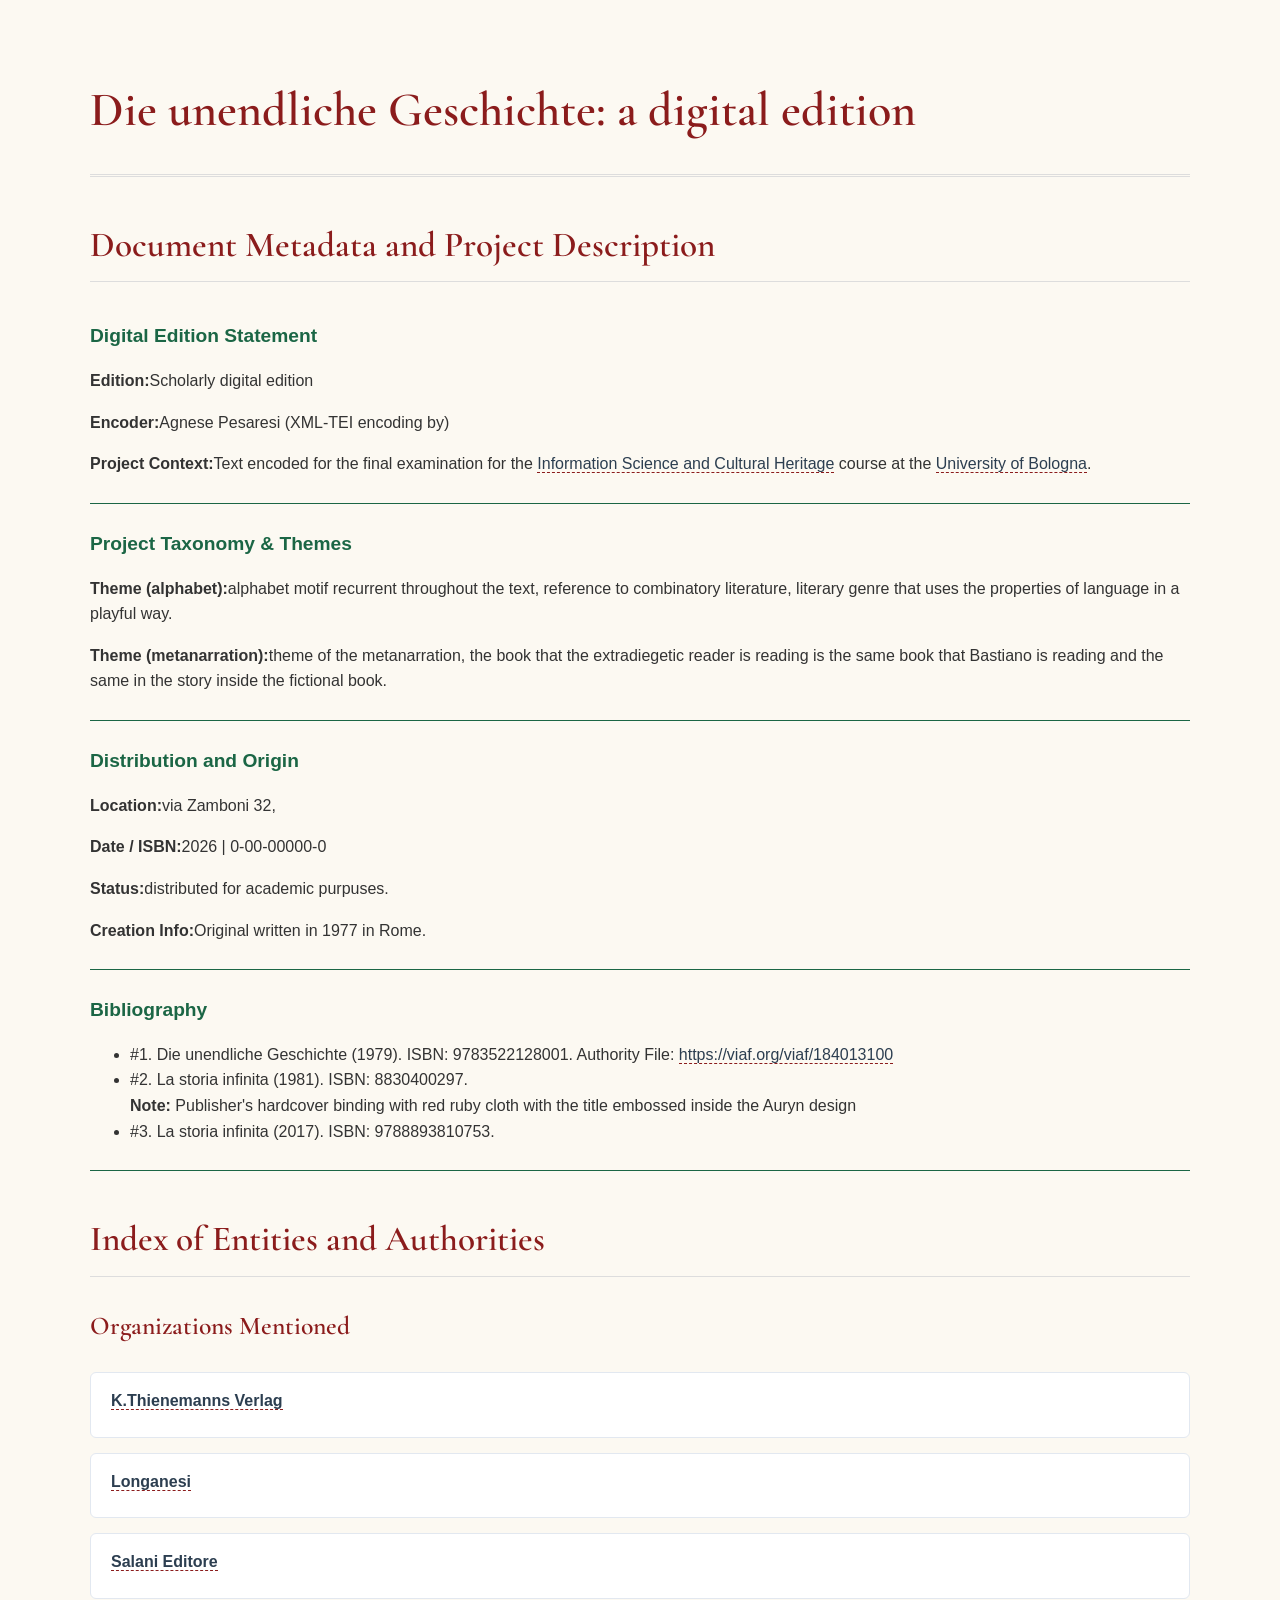
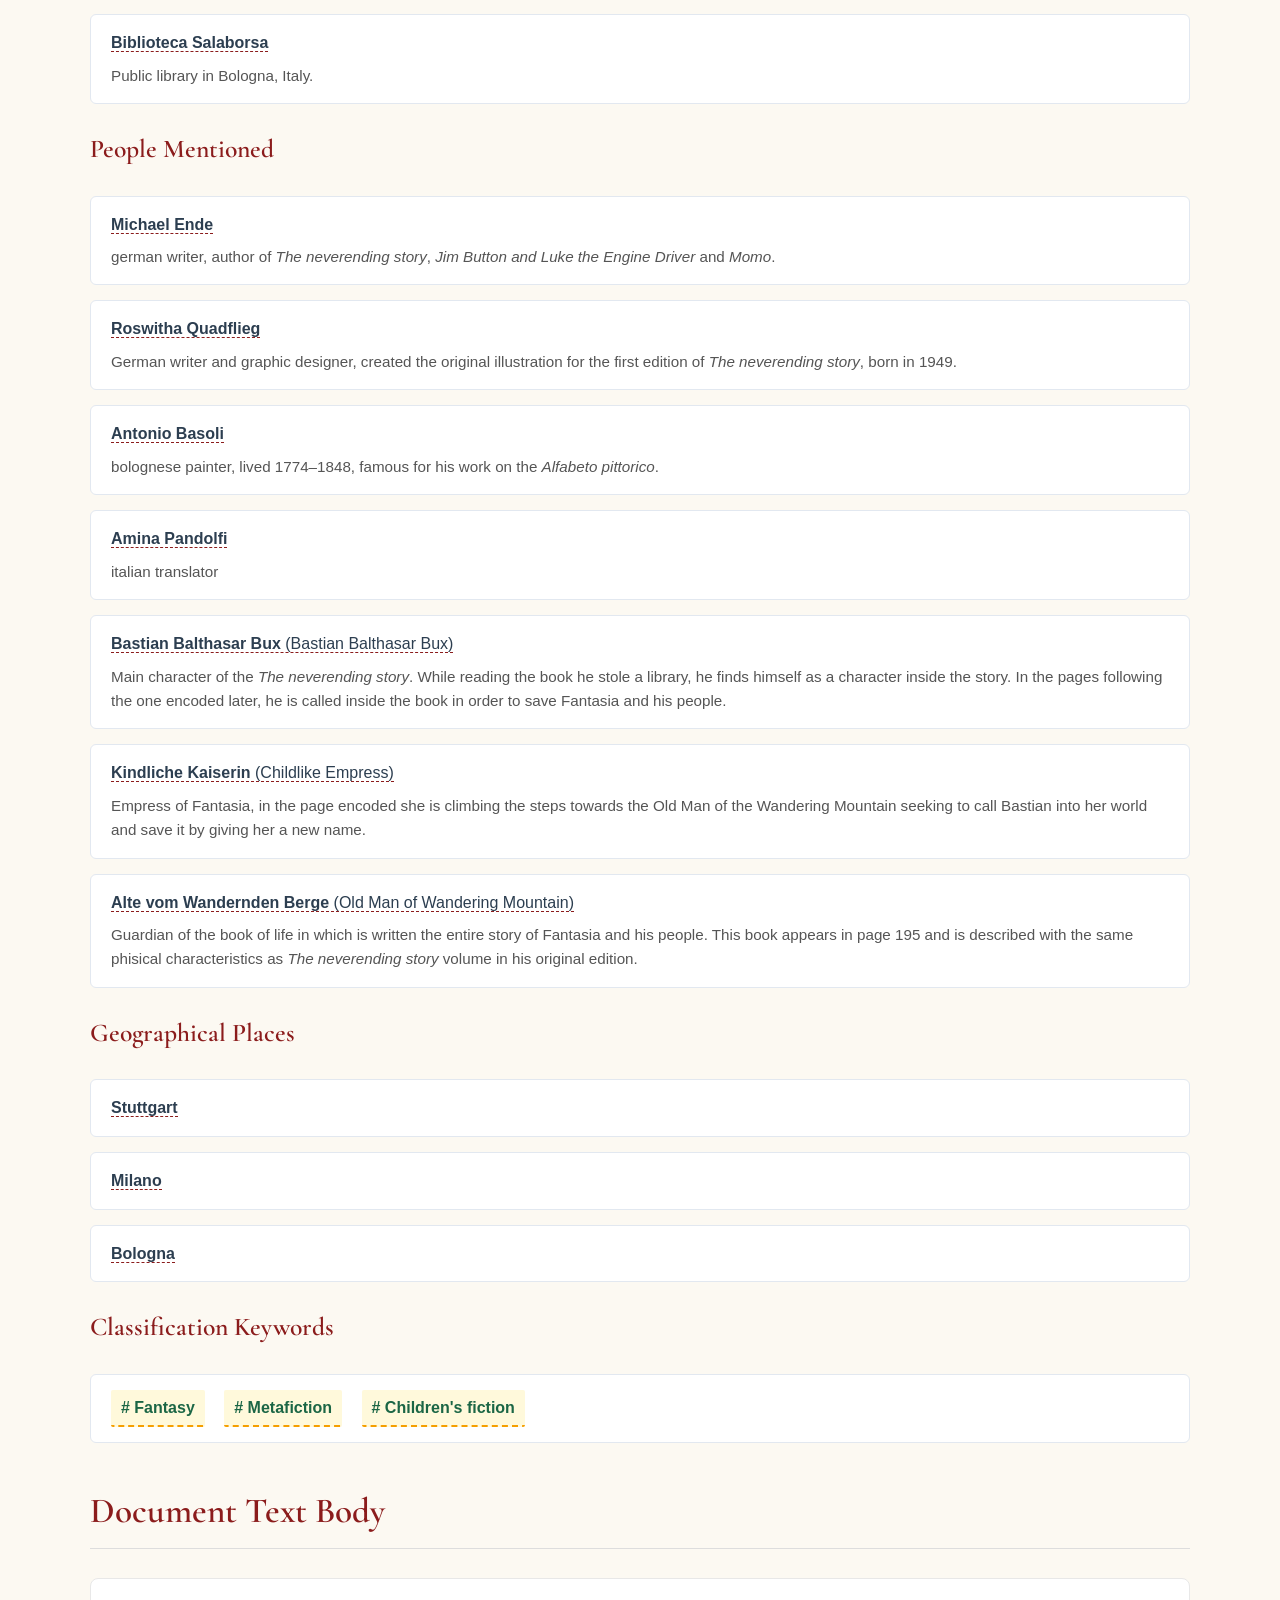
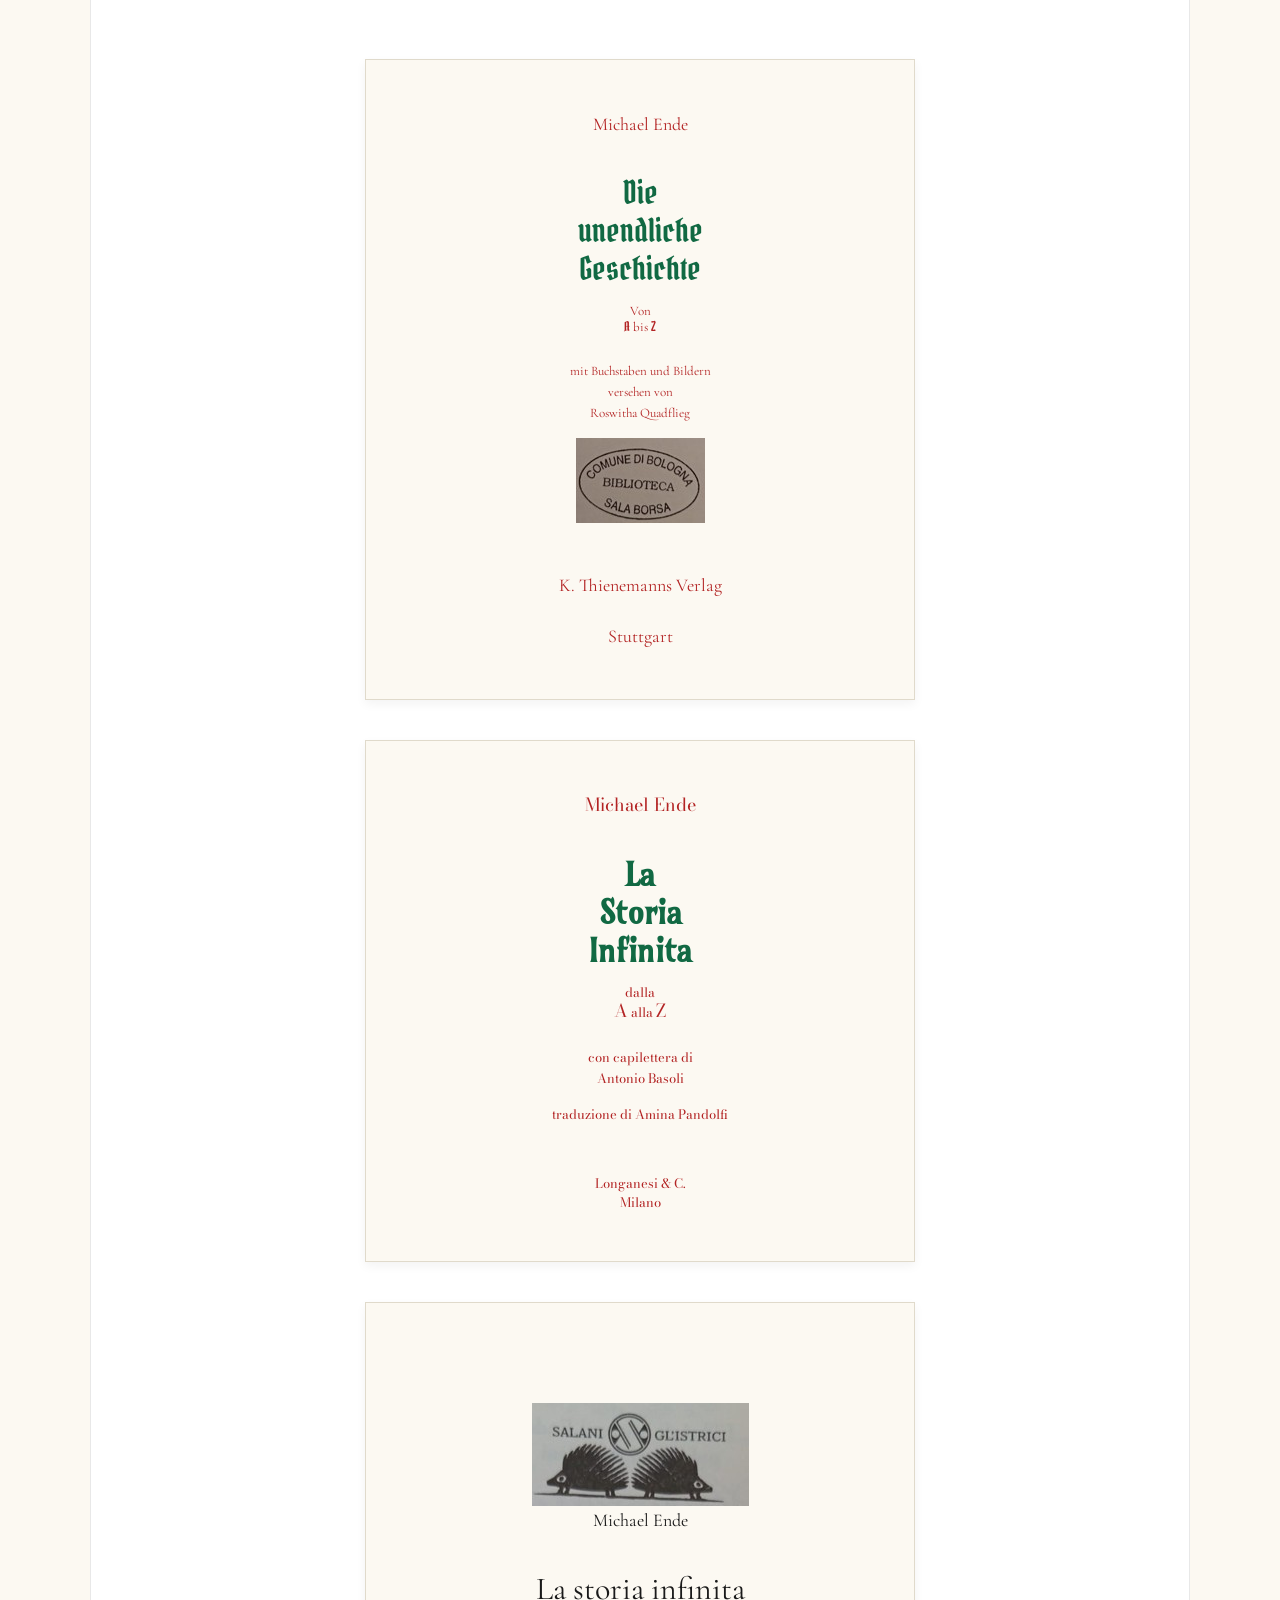
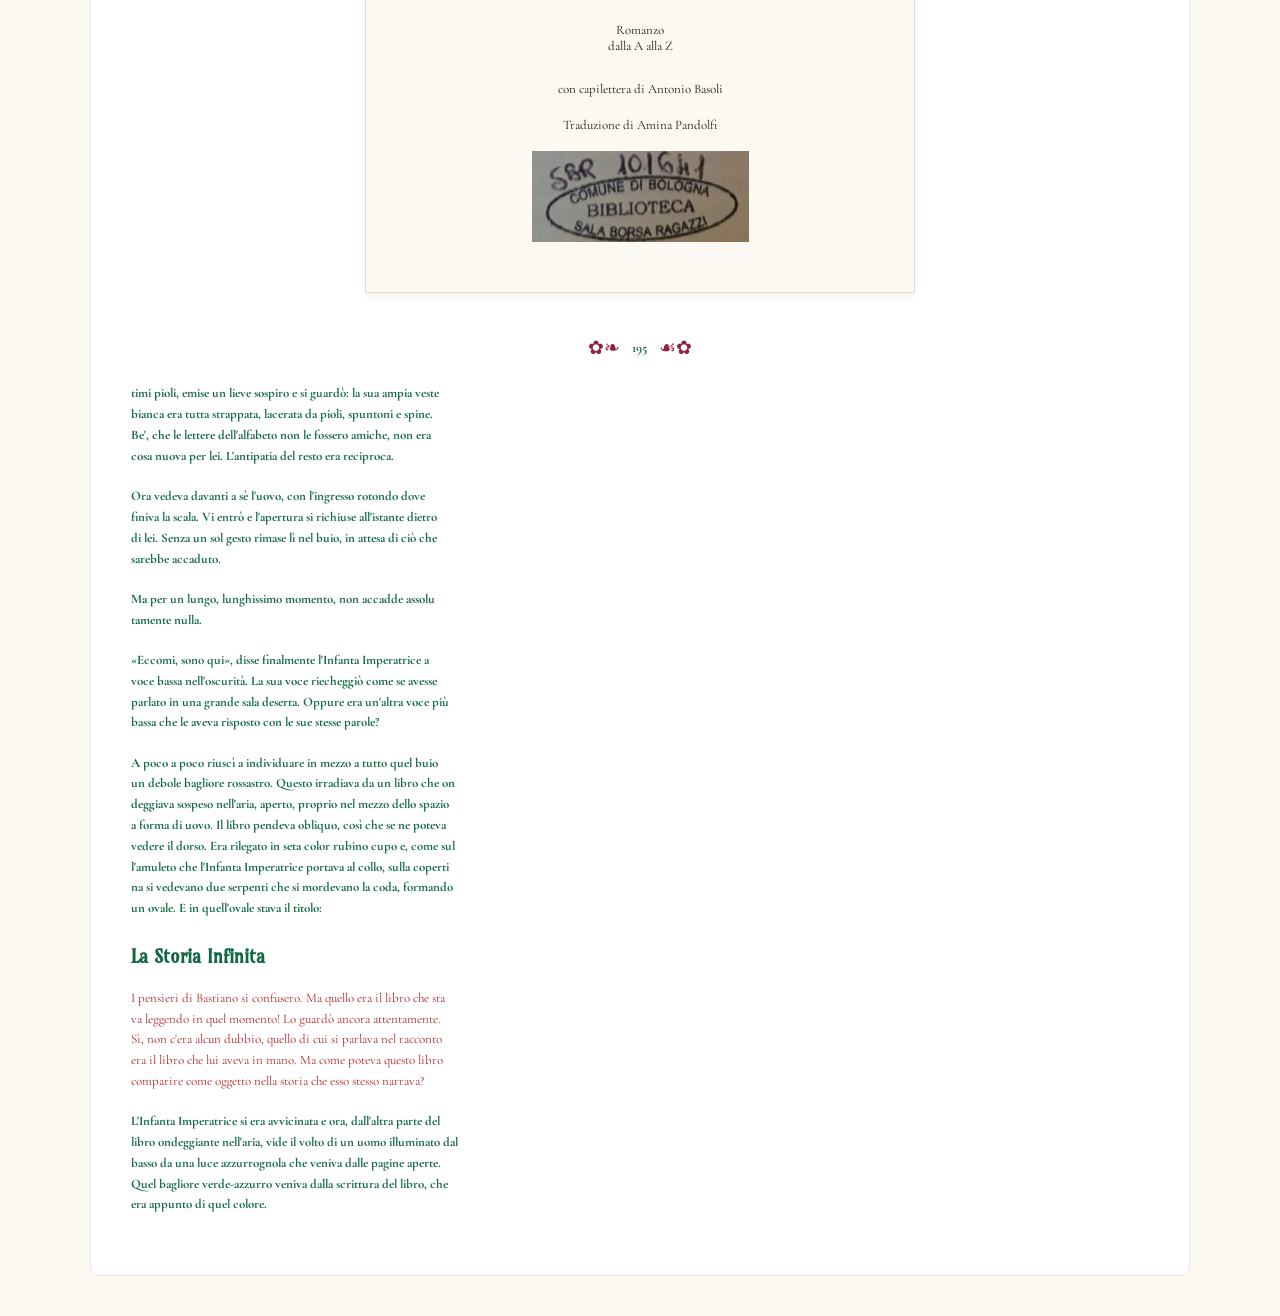
<file: edition/index.html>
<html lang="en">
   <head>
      <meta charset="UTF-8"/>
      <meta name="viewport" content="width=device-width, initial-scale=1.0"/>
      <title>Die unendliche Geschichte: a digital edition</title>
      <link rel="stylesheet" href="styles.css"/>
   </head>
   <body>
      <div class="container">
         <header>
            <h1>Die unendliche Geschichte: a digital edition</h1>
         </header>
         <h2>Document Metadata and Project Description</h2>
         <div class="metadata-section">
            <div class="card">
               <h4>Digital Edition Statement</h4>
               <p>
                  <strong>Edition:</strong>Scholarly digital edition</p>
               <p>
                  <strong>Encoder:</strong>Agnese Pesaresi (XML-TEI encoding by)</p>
               <p>
                  <strong>Project Context:</strong>Text encoded for the final examination for the <a href="https://www.unibo.it/it/studiare/insegnamenti-competenze-trasversali-moocs/insegnamenti/insegnamento/2025/542134"
                     target="_blank"
                     class="project-link">Information Science and Cultural Heritage</a> course at the <a href="http://viaf.org/viaf/155886025"
                     target="_blank"
                     class="project-link">University of Bologna</a>.</p>
            </div>
            <div class="card">
               <h4>Project Taxonomy &amp; Themes</h4>
               <p>
                  <strong>Theme (alphabet):</strong>alphabet motif recurrent throughout the text, reference to combinatory literature, literary genre that uses the properties of language in a playful way.</p>
               <p>
                  <strong>Theme (metanarration):</strong>theme of the metanarration, the book that the extradiegetic reader is reading is the same book that Bastiano is reading and the same in the story inside the fictional book.</p>
            </div>
            <div class="card">
               <h4>Distribution and Origin</h4>
               <p>
                  <strong>Location:</strong>via Zamboni 32, </p>
               <p>
                  <strong>Date / ISBN:</strong>2026 | 0-00-00000-0</p>
               <p>
                  <strong>Status:</strong>distributed for academic purpuses.</p>
               <p>
                  <strong>Creation Info:</strong>Original written in 1977 in Rome.</p>
            </div>
            <div class="card">
               <h4>Bibliography</h4>
               <ul class="bibl-list">
                  <li>
                     <span class="bibl-number">#1.
                                        </span>
                     <span class="bibl-title">Die unendliche Geschichte</span>
                     <span class="bibl-details"> (1979). ISBN: 9783522128001.</span>
                     <span class="bibl-link"> Authority File: <a href="https://viaf.org/viaf/184013100"
                           target="_blank"
                           class="entity-link">https://viaf.org/viaf/184013100</a>
                     </span>
                  </li>
                  <li>
                     <span class="bibl-number">#2.
                                        </span>
                     <span class="bibl-title">La storia infinita</span>
                     <span class="bibl-details"> (1981). ISBN: 8830400297.</span>
                     <div class="bibl-note">
                        <strong>Note: </strong>Publisher's hardcover binding with red ruby cloth with the title embossed inside the Auryn design</div>
                  </li>
                  <li>
                     <span class="bibl-number">#3.
                                        </span>
                     <span class="bibl-title">La storia infinita</span>
                     <span class="bibl-details"> (2017). ISBN: 9788893810753.</span>
                  </li>
               </ul>
            </div>
         </div>
         <h2>Index of Entities and Authorities</h2>
         <h3>Organizations Mentioned</h3>
         <div class="index-box">
            <a href="https://viaf.org/viaf/313263027"
               target="_blank"
               class="entity-link">
               <strong>K.Thienemanns Verlag</strong>
            </a>
            <p/>
         </div>
         <div class="index-box">
            <a href="https://www.wikidata.org/wiki/Q3259067"
               target="_blank"
               class="entity-link">
               <strong>Longanesi</strong>
            </a>
            <p/>
         </div>
         <div class="index-box">
            <a href="http://viaf.org/viaf/294672768"
               target="_blank"
               class="entity-link">
               <strong>Salani Editore</strong>
            </a>
            <p/>
         </div>
         <div class="index-box">
            <a href="http://viaf.org/viaf/139355594"
               target="_blank"
               class="entity-link">
               <strong>Biblioteca Salaborsa</strong>
            </a>
            <p>Public library in Bologna, Italy.</p>
         </div>
         <h3>People Mentioned</h3>
         <div class="index-box">
            <a href="https://viaf.org/viaf/34456245"
               target="_blank"
               class="entity-link">
               <strong>Michael Ende</strong>
            </a>
            <p>german writer, author of <i class="">The neverending story</i>, <i class="">Jim Button and Luke the Engine Driver</i> and <i class="">Momo</i>.</p>
         </div>
         <div class="index-box">
            <a href="https://viaf.org/viaf/2480916"
               target="_blank"
               class="entity-link">
               <strong>Roswitha Quadflieg</strong>
            </a>
            <p>German writer and graphic designer, created the original illustration for the first edition of <i class="">The neverending story</i>, born in 1949.</p>
         </div>
         <div class="index-box">
            <a href="http://viaf.org/viaf/69202246"
               target="_blank"
               class="entity-link">
               <strong>Antonio Basoli</strong>
            </a>
            <p>bolognese painter, lived 1774–1848, famous for his work on the <i class="">Alfabeto pittorico</i>.</p>
         </div>
         <div class="index-box">
            <a href="http://viaf.org/viaf/311223034"
               target="_blank"
               class="entity-link">
               <strong>Amina Pandolfi</strong>
            </a>
            <p>italian translator</p>
         </div>
         <div class="index-box">
            <a href="www.wikidata.org/wiki/Q1077745"
               target="_blank"
               class="entity-link">
               <strong>Bastian Balthasar Bux</strong>
                                             (Bastian Balthasar Bux)
                                        </a>
            <p>Main character of the <i class="">The neverending story</i>. While reading the book he stole a library, he finds himself as a character inside the story. In the pages following the one encoded later, he is called inside the book in order to save Fantasia and his people.</p>
         </div>
         <div class="index-box">
            <a href="https://www.wikidata.org/wiki/Q8100750"
               target="_blank"
               class="entity-link">
               <strong>Kindliche Kaiserin</strong>
                                             (Childlike Empress)
                                        </a>
            <p>Empress of Fantasia, in the page encoded she is climbing the steps towards the Old Man of the Wandering Mountain seeking to call Bastian into her world and save it by giving her a new name.</p>
         </div>
         <div class="index-box">
            <a href="https://www.wikidata.org/wiki/Q58100675"
               target="_blank"
               class="entity-link">
               <strong>Alte vom Wandernden Berge</strong>
                                             (Old Man of Wandering Mountain)
                                        </a>
            <p>Guardian of the book of life in which is written the entire story of Fantasia and his people. This book appears in page 195 and is described with the same phisical characteristics as <i class="">The neverending story</i> volume in his original edition.</p>
         </div>
         <h3>Geographical Places</h3>
         <div class="index-box">
            <a href="http://www.geonames.org/2825297"
               target="_blank"
               class="entity-link">
               <strong>Stuttgart</strong>
            </a>
         </div>
         <div class="index-box">
            <a href="https://www.geonames.org/9033675"
               target="_blank"
               class="entity-link">
               <strong>Milano</strong>
            </a>
         </div>
         <div class="index-box">
            <a href="https://www.geonames.org/3181928"
               target="_blank"
               class="entity-link">
               <strong>Bologna</strong>
            </a>
         </div>
         <h3>Classification Keywords</h3>
         <div class="index-box">
            <span class="keyword-term-wrapper"
                  style="margin-right: 15px; display: inline-block; padding: 5px 10px;">
               <a href="https://www.wikidata.org/wiki/Q132311"
                  target="_blank"
                  class="keyword-link">
                                            # Fantasy</a>
            </span>
            <span class="keyword-term-wrapper"
                  style="margin-right: 15px; display: inline-block; padding: 5px 10px;">
               <a href="https://www.wikidata.org/wiki/Q531067"
                  target="_blank"
                  class="keyword-link">
                                            # Metafiction</a>
            </span>
            <span class="keyword-term-wrapper"
                  style="margin-right: 15px; display: inline-block; padding: 5px 10px;">
               <a href="https://www.wikidata.org/wiki/Q56451354"
                  target="_blank"
                  class="keyword-link">
                                            # Children's fiction</a>
            </span>
         </div>
         <h2>Document Text Body</h2>
         <div class="text-display">
            <div class="frontispiece-container"> 
                <div class="author-block red f-garamond center size-med">Michael Ende</div>
                <div class="title-block"> 
                    <span class="title-main green f-fraktur size-max center">Die <br/> unendliche <br/> Geschichte</span>
                    <span class="title-sub red f-garamond center size-min">
                        Von <br/> 
                        <span class="f-fraktur">A</span> bis <span class="f-fraktur">Z</span>
                    </span>
                </div>
                <div class="byline-block red f-garamond center size-min">
                        mit Buchstaben und Bildern <br/>
                        versehen von<br/>
                Roswitha Quadflieg
                </div>
                <div class="figure-wrapper center size-mid">
                  <img src="salaborsa_timbro.jpg"
                       alt="oval ink stamp of the Sala Borsa library, Bologna"
                       class="project-img"/>
               </div>
                <div class="imprint-block red f-garamond center size-med">
                    <div class="publisher-wrapper ">K. Thienemanns Verlag</div>
                    <br/>
                    Stuttgart
                </div>
            </div>
            <div class="frontispiece-container"> 
                <div class="author-block red f-bodoni center size-med">Michael Ende</div>
                <div class="title-block"> 
                    <span class="title-main green f-boeklin size-max center">La <br/> Storia <br/> Infinita</span>
                    <span class="title-sub red f-bodoni center size-min">
                        dalla <br/> 
                        <span class="size-med">A</span> alla <span class="size-med">Z</span>
                    </span>
                </div>
                <div class="byline-block red f-bodoni center size-min">
                    con capilettera di <br/>
                Antonio Basoli
                </div>
                <div class="byline-block red f-bodoni center size-min">
                    traduzione di 
                Amina Pandolfi
                </div>
                <div class="imprint-block red f-bodoni center size-min">
                    <div class="publisher-wrapper ">Longanesi &amp; C.</div>Milano
                </div>
            </div>
            <div class="frontispiece-container">
                <div class="imprint-block ">
                  <div class="publisher-wrapper black center size-min f-garamond">
                     <div class="figure-wrapper ">
                        <img src="salani_istrici_logo.jpg"
                             alt="Publisher's brand showing two porcupines facing each other under the text 'SALANI GL'ISTRICI' with the 'S' logo between SALANI and 'GL'ISTRICI'."
                             class="project-img"/>
                     </div>
                  </div>
               </div>
                <div class="author-block black f-garamond center size-med">Michael Ende</div>
                <div class="title-block"> 
                    <span class="title-main black f-garamond size-max center">La storia infinita</span>
                    <span class="title-sub black f-garamond center size-min">
                        Romanzo <br/> dalla A alla Z
                    </span>
                </div>
                <div class="byline-block black f-garamond center size-min">
                    con capilettera di Antonio Basoli
                </div>
                <div class="byline-block black f-garamond center size-min">
                    Traduzione di Amina Pandolfi
                </div>
                <div class="figure-wrapper center size-min">
                  <img src="salaborsa_timbro_ragazzi.jpg"
                       alt="oval ink stamp of the Sala Borsa Ragazzi library, Bologna, with a handwritten shelfmark above it."
                       class="project-img"/>
               </div>
            </div>
                
                <div class="page-number-ornament center size-min red">
               <span class="floral-icon left-side"
                     style="color: #8b263e; margin-right: 8px; font-size: 1.2rem; vertical-align: middle;">✿❧</span>
               <span class="green f-garamond">195</span>
               <span class="floral-icon right-side"
                     style="color: #8b263e; margin-left: 8px; font-size: 1.2rem; vertical-align: middle;">☙✿</span>
            </div>
            <p class="paragraph-block green justify size-min f-garamond">
                timi pioli, emise un lieve sospiro e si guardò: la sua ampia veste <br/> 
                bianca era tutta strappata, lacerata da pioli, spuntoni e spine. <br/>
                Be', che le <span class="">lettere dell'alfabeto</span> non le fossero amiche, non era <br/>
                cosa nuova per lei. L'antipatia del resto era reciproca. 
            </p>
            <p class="paragraph-block green justify size-min f-garamond">
                Ora vedeva davanti a sè l'uovo, con l'ingresso rotondo dove <br/>
                finiva la scala. Vi entrò e l'apertura si richiuse all'istante dietro <br/>
                di lei. Senza un sol gesto rimase lì nel buio, in attesa di ciò che <br/> 
                sarebbe accaduto.
            </p>
            <p class="paragraph-block green justify size-min f-garamond">
                Ma per un lungo, lunghissimo momento, non accadde assolu<br/>
                tamente nulla. 
            </p>
            <p class="paragraph-block green size-min justify f-garamond">
                «Eccomi, sono qui», disse finalmente l'Infanta Imperatrice a <br/> 
                voce bassa nell'oscurità. La sua voce riecheggiò come se avesse <br/>
                parlato in una grande sala deserta. Oppure era un'altra voce più <br/>
                bassa che le aveva risposto con le sue stesse parole? 
            </p>
            <p class="paragraph-block green justify size-min f-garamond">
                A poco a poco riuscì a individuare in mezzo a tutto quel buio <br/>
                un debole bagliore rossastro. Questo irradiava da un libro che on<br/>
                deggiava sospeso nell'aria, aperto, proprio nel mezzo dello spazio <br/>
                a forma di uovo. Il libro pendeva obliquo, così che se ne poteva <br/> 
                vedere il dorso. Era rilegato in seta color rubino cupo e, come sul<br/>
                l'amuleto che l'Infanta Imperatrice portava al collo, sulla coperti<br/> 
                na si vedevano due serpenti che si mordevano la coda, formando <br/>
                un ovale. E in quell'ovale stava il titolo:
            </p>
            <p class="paragraph-block center">
                <div class="body-inline-title green f-boeklin size-med">La Storia Infinita</div>
            </p>
            <p class="paragraph-block red justify f-garamond size-min">
                <span class="">I pensieri di Bastiano si confusero. Ma quello era il libro che sta<br/>
                va leggendo in quel momento! Lo guardò ancora attentamente. <br/>
                Sì, non c'era alcun dubbio, quello di cui si parlava nel racconto <br/>
                era il libro che lui aveva in mano. Ma come poteva questo libro <br/> 
                comparire come oggetto nella storia che esso stesso narrava?</span>
            </p>
            <p class="paragraph-block green justify f-garamond size-min">
                L'Infanta Imperatrice si era avvicinata e ora, dall'altra parte del <br/>
                libro ondeggiante nell'aria, vide il volto di un uomo illuminato dal <br/>
                basso da una luce azzurrognola che veniva dalle pagine aperte. <br/>
                Quel bagliore verde-azzurro veniva dalla scrittura del libro, che <br/>
                era appunto di quel colore. 
            </p>
            </div>
      </div>
   </body>
</html>
</file>
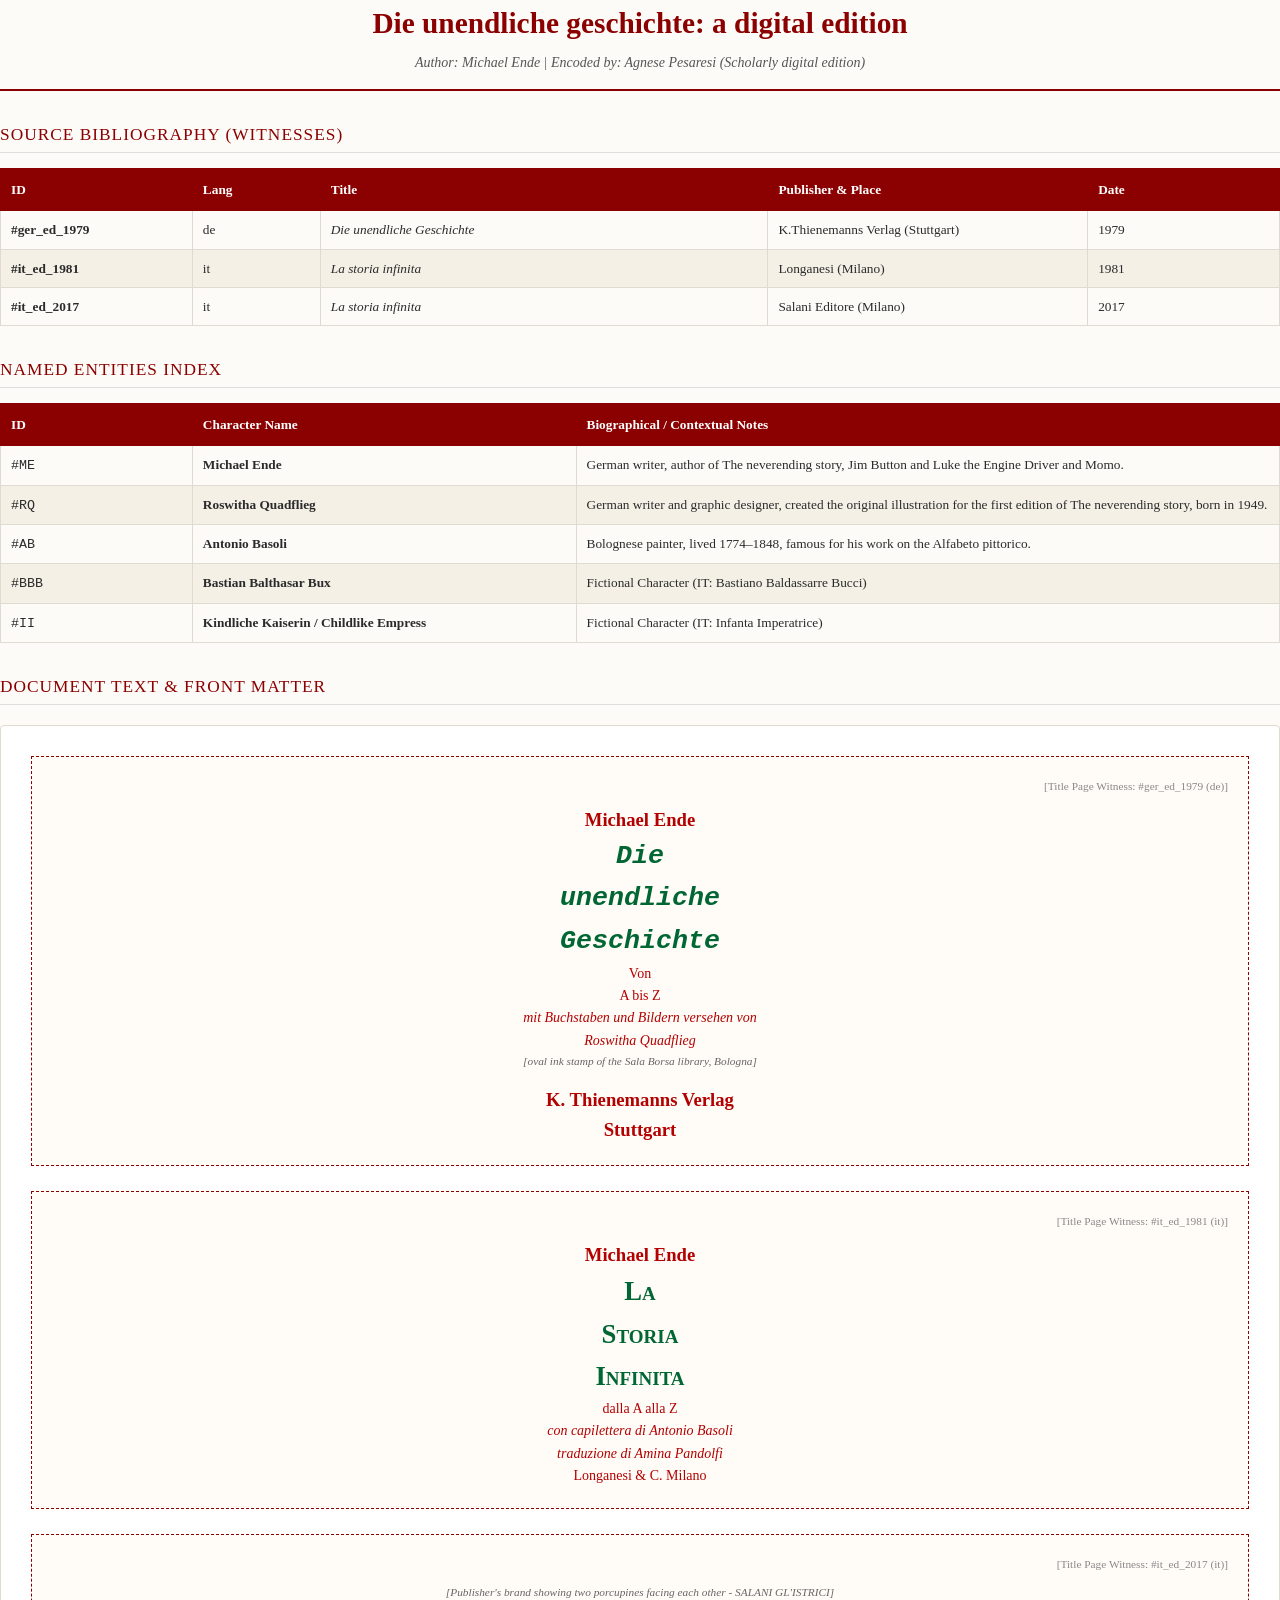
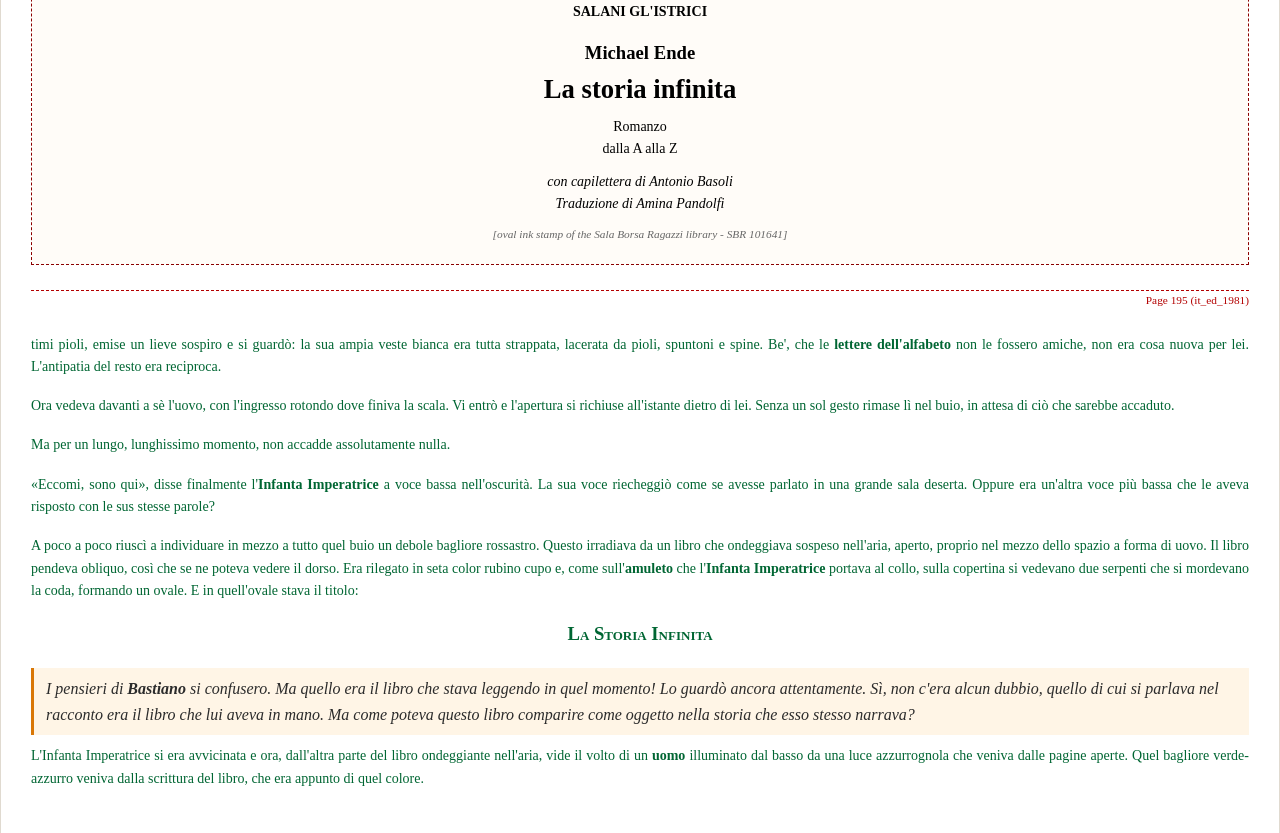
<file: digital_edition (1).html>
<!DOCTYPE html>
<html lang="en">
<head>
    <meta charset="UTF-8">
    <title>Die unendliche geschichte: a digital edition</title>
    <style>
        @page {
            size: A4;
            margin: 20mm 15mm;
            background-color: #fdfbf7;
        }
        body {
            font-family: 'Garamond', 'Georgia', serif;
            color: #2b2b2b;
            line-height: 1.6;
            margin: 0;
            padding: 0;
            background-color: #fdfbf7;
        }
        *, *::before, *::after {
            box-sizing: border-box;
        }
        .header-container {
            border-bottom: 2px solid #8b0000;
            padding-bottom: 15px;
            margin-bottom: 30px;
        }
        h1 {
            color: #8b0000;
            font-size: 22pt;
            margin: 0 0 5px 0;
            text-align: center;
        }
        .meta-info {
            text-align: center;
            font-size: 10.5pt;
            color: #555;
            font-style: italic;
        }
        .section-title {
            color: #8b0000;
            font-size: 13pt;
            text-transform: uppercase;
            letter-spacing: 1px;
            border-bottom: 1px solid #ddd;
            padding-bottom: 3px;
            margin-top: 30px;
            margin-bottom: 15px;
            page-break-after: avoid;
        }
        table {
            width: 100%;
            border-collapse: collapse;
            margin-bottom: 25px;
            font-size: 10pt;
        }
        tr {
            page-break-inside: avoid;
        }
        th {
            background-color: #8b0000;
            color: white;
            font-weight: bold;
            text-align: left;
            padding: 10px;
            border: 1px solid #8b0000;
        }
        td {
            padding: 8px 10px;
            border: 1px solid #e0dad0;
            vertical-align: top;
        }
        tr:nth-child(even) {
            background-color: #f5f0e6;
        }
        .text-rendering {
            background-color: #fff;
            border: 1px solid #e0dad0;
            padding: 30px;
            margin-top: 20px;
            border-radius: 4px;
        }
        .title-page-box {
            border: 1px dashed #8b0000;
            padding: 20px;
            margin-bottom: 25px;
            background-color: #fffcf8;
            page-break-inside: avoid;
        }
        .tei-p {
            margin-bottom: 1.2em;
        }
        .rend-center { text-align: center; }
        .rend-justify { text-align: justify; }
        .rend-red { color: #b30000; }
        .rend-green { color: #006633; }
        .rend-black { color: #000000; }
        .rend-size-max { font-size: 20pt; font-weight: bold; }
        .rend-size-med { font-size: 14pt; font-weight: bold; }
        .rend-size-min { font-size: 10.5pt; }
        .rend-f-garamond { font-family: 'Garamond', serif; }
        .rend-f-fraktur { font-family: 'Courier New', monospace; font-style: italic; font-weight: bold; }
        .rend-f-boeklin { font-family: 'Georgia', serif; font-variant: small-caps; }
        .rend-f-bodoni { font-family: 'Times New Roman', serif; }
        
        .page-break-indicator {
            border-top: 1px dashed #b30000;
            margin: 25px 0;
            text-align: right;
            font-size: 8.5pt;
            color: #b30000;
        }
        .meta-tag {
            background-color: #fff5e6;
            border-left: 3px solid #d97706;
            padding: 8px 12px;
            margin: 10px 0;
            font-style: italic;
        }
    </style>
</head>
<body>
    <div class="header-container">
        <h1>Die unendliche geschichte: a digital edition</h1>
        <div class="meta-info">
            Author: Michael Ende | Encoded by: Agnese Pesaresi (Scholarly digital edition)
        </div>
    </div>

    <div class="section-title">Source Bibliography (Witnesses)</div>
    <table>
        <thead>
            <tr>
                <th style="width: 15%;">ID</th>
                <th style="width: 10%;">Lang</th>
                <th style="width: 35%;">Title</th>
                <th style="width: 25%;">Publisher &amp; Place</th>
                <th style="width: 15%;">Date</th>
            </tr>
        </thead>
        <tbody>
            <tr>
                <td><strong>#ger_ed_1979</strong></td>
                <td>de</td>
                <td><em>Die unendliche Geschichte</em></td>
                <td>K.Thienemanns Verlag (Stuttgart)</td>
                <td>1979</td>
            </tr>
            <tr>
                <td><strong>#it_ed_1981</strong></td>
                <td>it</td>
                <td><em>La storia infinita</em></td>
                <td>Longanesi (Milano)</td>
                <td>1981</td>
            </tr>
            <tr>
                <td><strong>#it_ed_2017</strong></td>
                <td>it</td>
                <td><em>La storia infinita</em></td>
                <td>Salani Editore (Milano)</td>
                <td>2017</td>
            </tr>
        </tbody>
    </table>

    <div class="section-title">Named Entities Index</div>
    <table>
        <thead>
            <tr>
                <th style="width: 15%;">ID</th>
                <th style="width: 30%;">Character Name</th>
                <th style="width: 55%;">Biographical / Contextual Notes</th>
            </tr>
        </thead>
        <tbody>
            <tr>
                <td><code>#ME</code></td>
                <td><strong>Michael Ende</strong></td>
                <td>German writer, author of The neverending story, Jim Button and Luke the Engine Driver and Momo.</td>
            </tr>
            <tr>
                <td><code>#RQ</code></td>
                <td><strong>Roswitha Quadflieg</strong></td>
                <td>German writer and graphic designer, created the original illustration for the first edition of The neverending story, born in 1949.</td>
            </tr>
            <tr>
                <td><code>#AB</code></td>
                <td><strong>Antonio Basoli</strong></td>
                <td>Bolognese painter, lived 1774–1848, famous for his work on the Alfabeto pittorico.</td>
            </tr>
            <tr>
                <td><code>#BBB</code></td>
                <td><strong>Bastian Balthasar Bux</strong></td>
                <td>Fictional Character (IT: Bastiano Baldassarre Bucci)</td>
            </tr>
            <tr>
                <td><code>#II</code></td>
                <td><strong>Kindliche Kaiserin / Childlike Empress</strong></td>
                <td>Fictional Character (IT: Infanta Imperatrice)</td>
            </tr>
        </tbody>
    </table>

    <div class="section-title">Document Text &amp; Front Matter</div>
    <div class="text-rendering">
        
        <!-- 1st Preface -->
        <div class="title-page-box">
            <div style="text-align:right; font-size:8.5pt; color:#888; margin-bottom:10px;">[Title Page Witness: #ger_ed_1979 (de)]</div>
            <div style="text-align:center;" class="rend-red rend-f-garamond rend-size-med">Michael Ende</div>
            <div class="rend-green rend-f-fraktur rend-size-max rend-center">Die<br>unendliche<br>Geschichte</div>
            <div class="rend-red rend-f-garamond rend-center rend-size-min">Von<br>A bis Z</div>
            <div class="rend-red rend-center rend-size-min" style="font-style:italic;">mit Buchstaben und Bildern versehen von<br>Roswitha Quadflieg</div>
            <div style="font-size: 8.5pt; color: #666; text-align: center; font-style: italic;">[oval ink stamp of the Sala Borsa library, Bologna]</div>
            <div class="rend-red rend-center rend-size-med" style="margin-top:15px;">K. Thienemanns Verlag<br>Stuttgart</div>
        </div>

        <!-- 2nd Preface -->
        <div class="title-page-box">
            <div style="text-align:right; font-size:8.5pt; color:#888; margin-bottom:10px;">[Title Page Witness: #it_ed_1981 (it)]</div>
            <div style="text-align:center;" class="rend-red rend-f-bodoni rend-size-med">Michael Ende</div>
            <div class="rend-green rend-f-boeklin rend-size-max rend-center">La<br>Storia<br>Infinita</div>
            <div class="rend-red rend-f-bodoni rend-center rend-size-min">dalla A alla Z</div>
            <div class="rend-red rend-center rend-size-min" style="font-style:italic;">con capilettera di Antonio Basoli<br>traduzione di Amina Pandolfi</div>
            <div class="rend-red rend-center rend-size-min">Longanesi &amp; C. Milano</div>
        </div>

        <!-- 3rd Preface (Corrected & Added) -->
        <div class="title-page-box">
            <div style="text-align:right; font-size:8.5pt; color:#888; margin-bottom:10px;">[Title Page Witness: #it_ed_2017 (it)]</div>
            <div class="rend-black rend-center rend-size-min rend-f-garamond" style="margin-bottom: 15px; font-weight: bold;">
                <div style="font-size: 8.5pt; color: #666; font-style: italic; font-weight: normal;">[Publisher's brand showing two porcupines facing each other - SALANI GL'ISTRICI]</div>
                SALANI GL'ISTRICI
            </div>
            <div style="text-align:center;" class="rend-black rend-f-garamond rend-size-med">Michael Ende</div>
            <div class="rend-black rend-f-garamond rend-size-max rend-center">La storia infinita</div>
            <div class="rend-black rend-f-garamond rend-center rend-size-min" style="margin-top:5px;">Romanzo<br>dalla A alla Z</div>
            <div class="rend-black rend-f-garamond rend-center rend-size-min" style="font-style:italic; margin-top:10px;">con capilettera di Antonio Basoli</div>
            <div class="rend-black rend-f-garamond rend-center rend-size-min" style="font-style:italic;">Traduzione di Amina Pandolfi</div>
            <div style="font-size: 8.5pt; color: #666; text-align: center; font-style: italic; margin-top:10px;">[oval ink stamp of the Sala Borsa Ragazzi library - SBR 101641]</div>
        </div>

        <div class="page-break-indicator">Page 195 (it_ed_1981)</div>
        
        <div class="rend-green rend-justify rend-size-min rend-f-garamond tei-p">
            timi pioli, emise un lieve sospiro e si guardò: la sua ampia veste bianca era tutta strappata, lacerata da pioli, spuntoni e spine. Be', che le <strong>lettere dell'alfabeto</strong> non le fossero amiche, non era cosa nuova per lei. L'antipatia del resto era reciproca.
        </div>
        
        <div class="rend-green rend-justify rend-size-min rend-f-garamond tei-p">
            Ora vedeva davanti a sè l'uovo, con l'ingresso rotondo dove finiva la scala. Vi entrò e l'apertura si richiuse all'istante dietro di lei. Senza un sol gesto rimase lì nel buio, in attesa di ciò che sarebbe accaduto.
        </div>
        
        <div class="rend-green rend-justify rend-size-min rend-f-garamond tei-p">
            Ma per un lungo, lunghissimo momento, non accadde assolutamente nulla.
        </div>
        
        <div class="rend-green rend-justify rend-size-min rend-f-garamond tei-p">
            «Eccomi, sono qui», disse finalmente l'<strong>Infanta Imperatrice</strong> a voce bassa nell'oscurità. La sua voce riecheggiò come se avesse parlato in una grande sala deserta. Oppure era un'altra voce più bassa che le aveva risposto con le sus stesse parole?
        </div>
        
        <div class="rend-green rend-justify rend-size-min rend-f-garamond tei-p">
            A poco a poco riuscì a individuare in mezzo a tutto quel buio un debole bagliore rossastro. Questo irradiava da un libro che ondeggiava sospeso nell'aria, aperto, proprio nel mezzo dello spazio a forma di uovo. Il libro pendeva obliquo, così che se ne poteva vedere il dorso. Era rilegato in seta color rubino cupo e, come sull'<strong>amuleto</strong> che l'<strong>Infanta Imperatrice</strong> portava al collo, sulla copertina si vedevano due serpenti che si mordevano la coda, formando un ovale. E in quell'ovale stava il titolo:
        </div>

        <div class="rend-center tei-p">
            <span class="rend-green rend-f-boeklin rend-size-med">La Storia Infinita</span>
        </div>

        <div class="meta-tag">
            I pensieri di <strong>Bastiano</strong> si confusero. Ma quello era il libro che stava leggendo in quel momento! Lo guardò ancora attentamente. Sì, non c'era alcun dubbio, quello di cui si parlava nel racconto era il libro che lui aveva in mano. Ma come poteva questo libro comparire come oggetto nella storia che esso stesso narrava?
        </div>

        <div class="rend-green rend-justify rend-size-min rend-f-garamond tei-p">
            L'Infanta Imperatrice si era avvicinata e ora, dall'altra parte del libro ondeggiante nell'aria, vide il volto di un <strong>uomo</strong> illuminato dal basso da una luce azzurrognola che veniva dalle pagine aperte. Quel bagliore verde-azzurro veniva dalla scrittura del libro, che era appunto di quel colore.
        </div>
    </div>
</body>
</html>
</file>
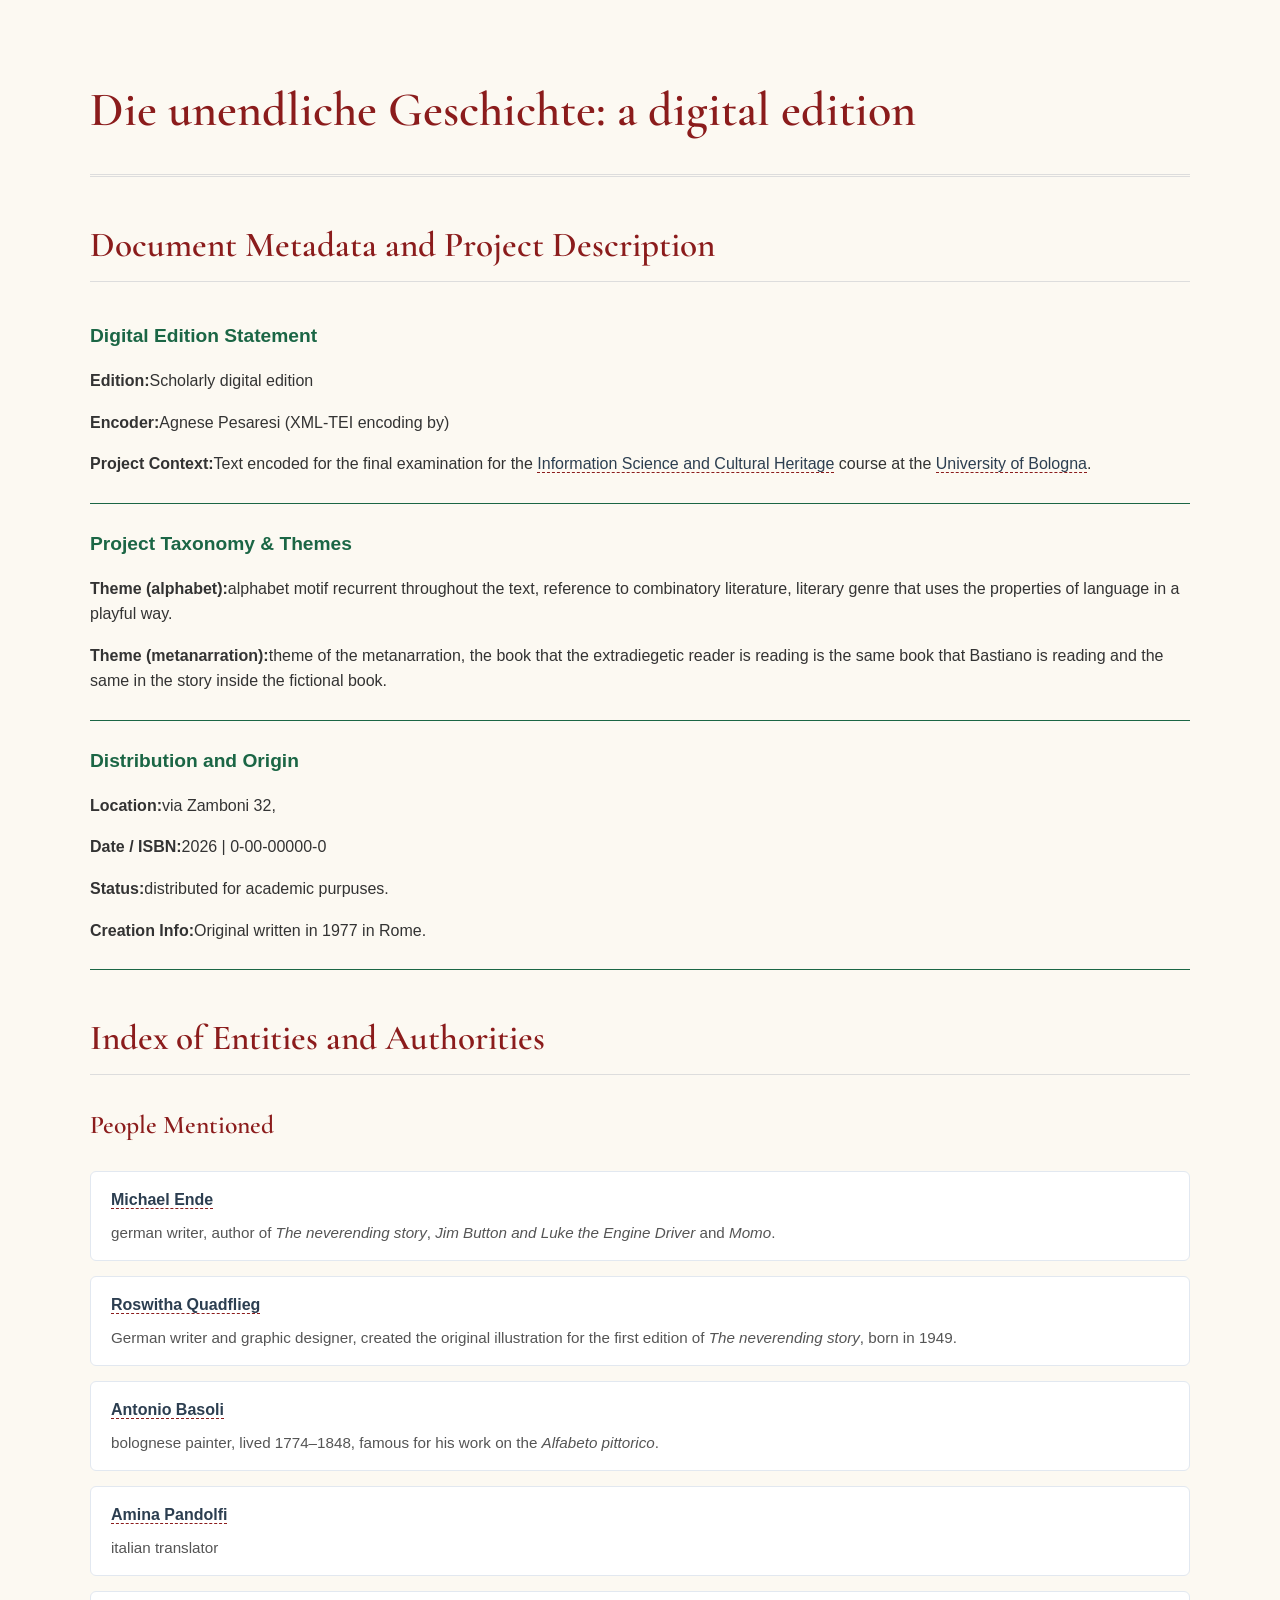
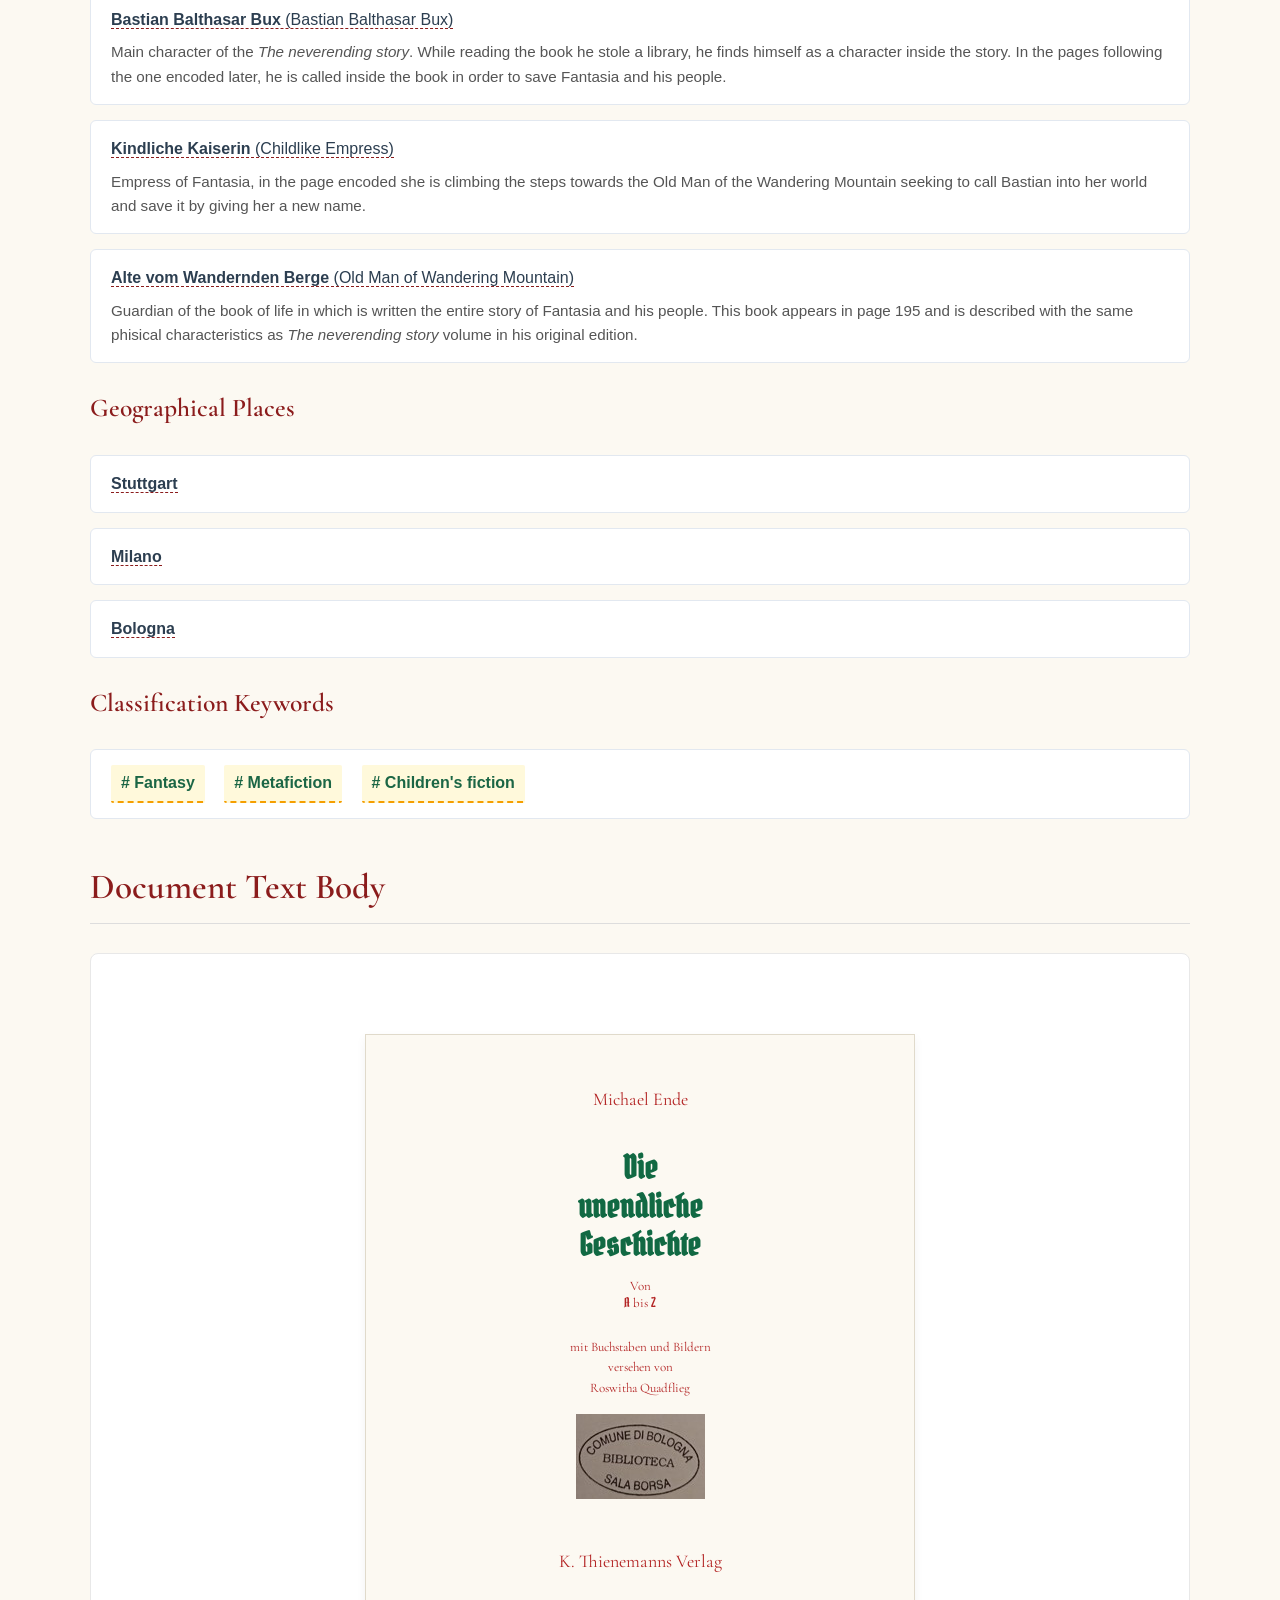
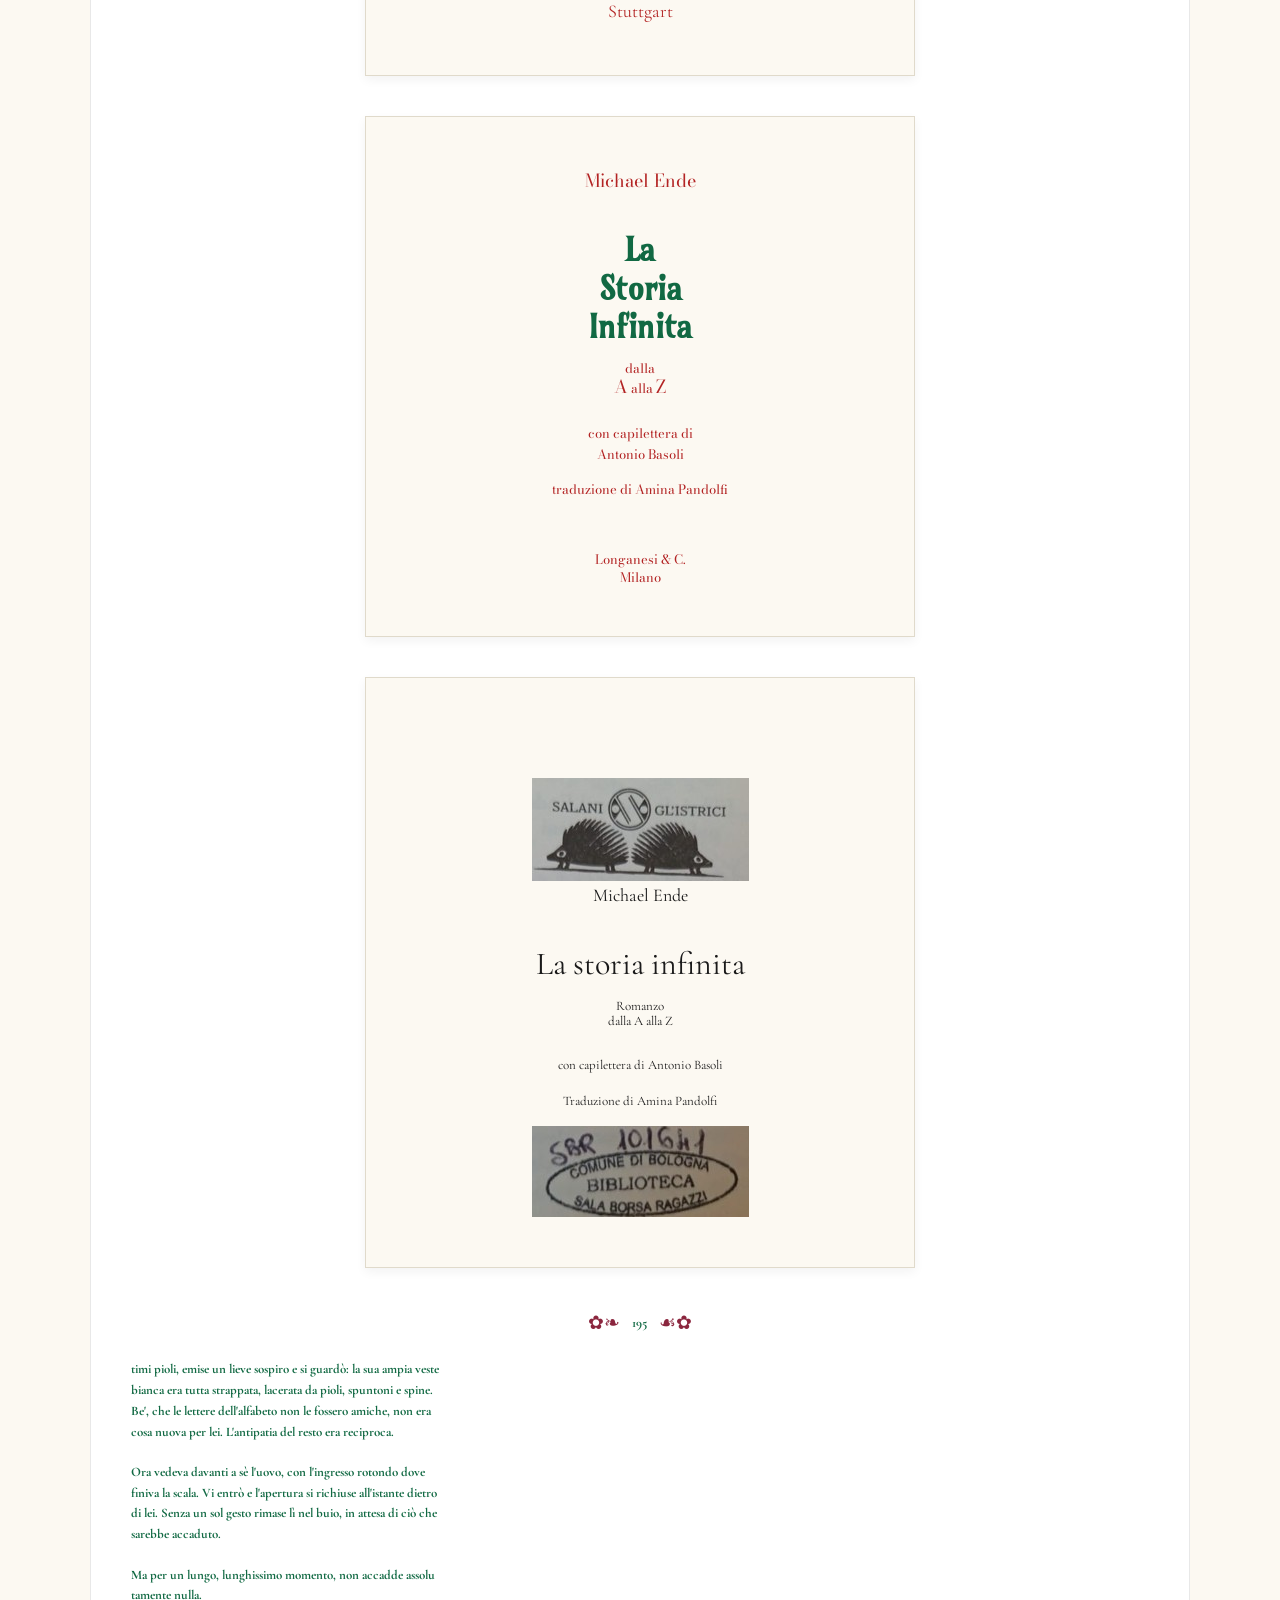
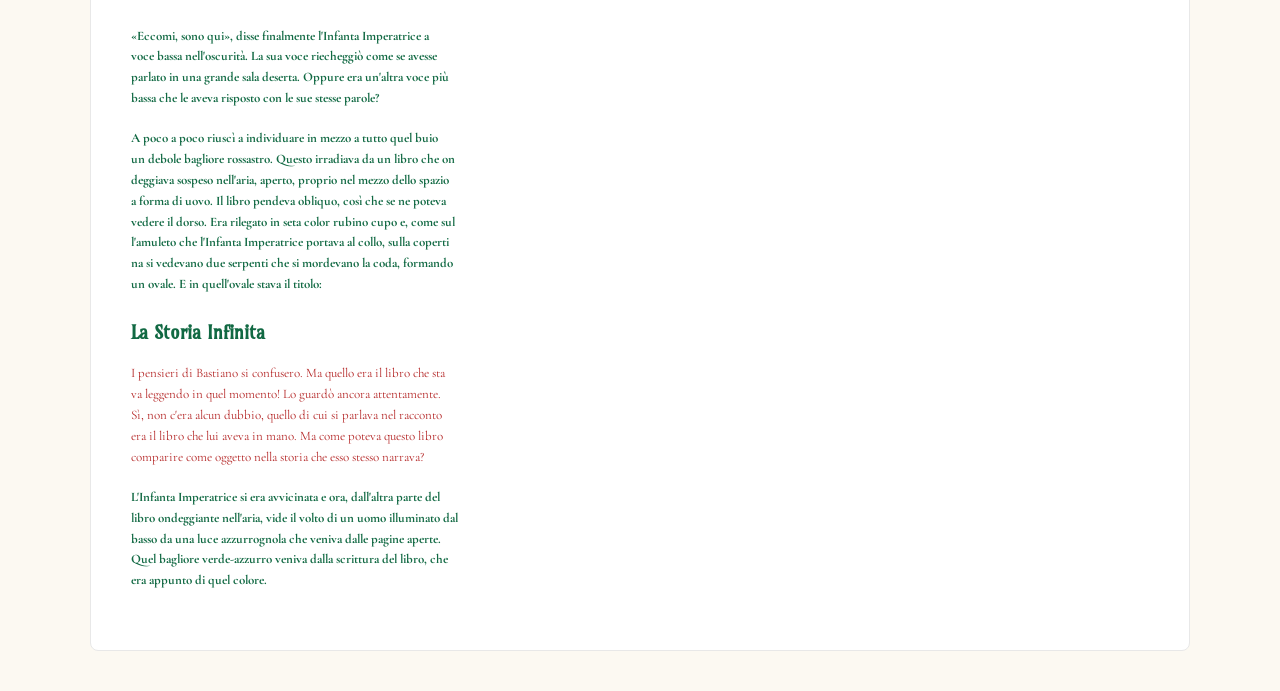
<file: index.html.html>
<html lang="en">
   <head>
      <meta charset="UTF-8"/>
      <meta name="viewport" content="width=device-width, initial-scale=1.0"/>
      <title>Die unendliche Geschichte: a digital edition</title>
      <link rel="stylesheet" href="styles.css"/>
   </head>
   <body>
      <div class="container">
         <header>
            <h1>Die unendliche Geschichte: a digital edition</h1>
         </header>
         <h2>Document Metadata and Project Description</h2>
         <div class="metadata-section">
            <div class="card">
               <h4>Digital Edition Statement</h4>
               <p>
                  <strong>Edition:</strong>Scholarly digital edition</p>
               <p>
                  <strong>Encoder:</strong>Agnese Pesaresi (XML-TEI encoding by)</p>
               <p>
                  <strong>Project Context:</strong>Text encoded for the final examination for the <a href="https://www.unibo.it/it/studiare/insegnamenti-competenze-trasversali-moocs/insegnamenti/insegnamento/2025/542134"
                     target="_blank"
                     class="project-link">Information Science and Cultural Heritage</a> course at the <a href="http://viaf.org/viaf/155886025"
                     target="_blank"
                     class="project-link">University of Bologna</a>.</p>
            </div>
            <div class="card">
               <h4>Project Taxonomy &amp; Themes</h4>
               <p>
                  <strong>Theme (alphabet):</strong>alphabet motif recurrent throughout the text, reference to combinatory literature, literary genre that uses the properties of language in a playful way.</p>
               <p>
                  <strong>Theme (metanarration):</strong>theme of the metanarration, the book that the extradiegetic reader is reading is the same book that Bastiano is reading and the same in the story inside the fictional book.</p>
            </div>
            <div class="card">
               <h4>Distribution and Origin</h4>
               <p>
                  <strong>Location:</strong>via Zamboni 32, </p>
               <p>
                  <strong>Date / ISBN:</strong>2026 | 0-00-00000-0</p>
               <p>
                  <strong>Status:</strong>distributed for academic purpuses.</p>
               <p>
                  <strong>Creation Info:</strong>Original written in 1977 in Rome.</p>
            </div>
         </div>
         <h2>Index of Entities and Authorities</h2>
         <h3>People Mentioned</h3>
         <div class="index-box">
            <a href="https://viaf.org/viaf/34456245"
               target="_blank"
               class="entity-link">
               <strong>Michael Ende</strong>
            </a>
            <p>german writer, author of <i class="">The neverending story</i>, <i class="">Jim Button and Luke the Engine Driver</i> and <i class="">Momo</i>.</p>
         </div>
         <div class="index-box">
            <a href="https://viaf.org/viaf/2480916"
               target="_blank"
               class="entity-link">
               <strong>Roswitha Quadflieg</strong>
            </a>
            <p>German writer and graphic designer, created the original illustration for the first edition of <i class="">The neverending story</i>, born in 1949.</p>
         </div>
         <div class="index-box">
            <a href="http://viaf.org/viaf/69202246"
               target="_blank"
               class="entity-link">
               <strong>Antonio Basoli</strong>
            </a>
            <p>bolognese painter, lived 1774–1848, famous for his work on the <i class="">Alfabeto pittorico</i>.</p>
         </div>
         <div class="index-box">
            <a href="http://viaf.org/viaf/311223034"
               target="_blank"
               class="entity-link">
               <strong>Amina Pandolfi</strong>
            </a>
            <p>italian translator</p>
         </div>
         <div class="index-box">
            <a href="www.wikidata.org/wiki/Q1077745"
               target="_blank"
               class="entity-link">
               <strong>Bastian Balthasar Bux</strong>
                                             (Bastian Balthasar Bux)
                                        </a>
            <p>Main character of the <i class="">The neverending story</i>. While reading the book he stole a library, he finds himself as a character inside the story. In the pages following the one encoded later, he is called inside the book in order to save Fantasia and his people.</p>
         </div>
         <div class="index-box">
            <a href="https://www.wikidata.org/wiki/Q8100750"
               target="_blank"
               class="entity-link">
               <strong>Kindliche Kaiserin</strong>
                                             (Childlike Empress)
                                        </a>
            <p>Empress of Fantasia, in the page encoded she is climbing the steps towards the Old Man of the Wandering Mountain seeking to call Bastian into her world and save it by giving her a new name.</p>
         </div>
         <div class="index-box">
            <a href="https://www.wikidata.org/wiki/Q58100675"
               target="_blank"
               class="entity-link">
               <strong>Alte vom Wandernden Berge</strong>
                                             (Old Man of Wandering Mountain)
                                        </a>
            <p>Guardian of the book of life in which is written the entire story of Fantasia and his people. This book appears in page 195 and is described with the same phisical characteristics as <i class="">The neverending story</i> volume in his original edition.</p>
         </div>
         <h3>Geographical Places</h3>
         <div class="index-box">
            <a href="http://www.geonames.org/2825297"
               target="_blank"
               class="entity-link">
               <strong>Stuttgart</strong>
            </a>
         </div>
         <div class="index-box">
            <a href="https://www.geonames.org/9033675"
               target="_blank"
               class="entity-link">
               <strong>Milano</strong>
            </a>
         </div>
         <div class="index-box">
            <a href="https://www.geonames.org/3181928"
               target="_blank"
               class="entity-link">
               <strong>Bologna</strong>
            </a>
         </div>
         <h3>Classification Keywords</h3>
         <div class="index-box">
            <span class="keyword-term-wrapper"
                  style="margin-right: 15px; display: inline-block; padding: 5px 10px;">
               <a href="https://www.wikidata.org/wiki/Q132311"
                  target="_blank"
                  class="keyword-link">
                                            # Fantasy</a>
            </span>
            <span class="keyword-term-wrapper"
                  style="margin-right: 15px; display: inline-block; padding: 5px 10px;">
               <a href="https://www.wikidata.org/wiki/Q531067"
                  target="_blank"
                  class="keyword-link">
                                            # Metafiction</a>
            </span>
            <span class="keyword-term-wrapper"
                  style="margin-right: 15px; display: inline-block; padding: 5px 10px;">
               <a href="https://www.wikidata.org/wiki/Q56451354"
                  target="_blank"
                  class="keyword-link">
                                            # Children's fiction</a>
            </span>
         </div>
         <h2>Document Text Body</h2>
         <div class="text-display">
            <div class="frontispiece-container"> 
                <div class="author-block red f-garamond center size-med">Michael Ende</div>
                <div class="title-block"> 
                    <span class="title-main green f-fraktur size-max center">Die <br/> unendliche <br/> Geschichte</span>
                    <span class="title-sub red f-garamond center size-min">
                        Von <br/> 
                        <span class="f-fraktur">A</span> bis <span class="f-fraktur">Z</span>
                    </span>
                </div>
                <div class="byline-block red f-garamond center size-min">
                        mit Buchstaben und Bildern <br/>
                        versehen von<br/>
                Roswitha Quadflieg
                </div>
                <div class="figure-wrapper center size-mid">
                  <img src="salaborsa_timbro.jpg"
                       alt="oval ink stamp of the Sala Borsa library, Bologna"
                       class="project-img"/>
               </div>
                <div class="imprint-block red f-garamond center size-med">
                    <div class="publisher-wrapper ">K. Thienemanns Verlag</div>
                    <br/>
                    Stuttgart
                </div>
            </div>
            <div class="frontispiece-container"> 
                <div class="author-block red f-bodoni center size-med">Michael Ende</div>
                <div class="title-block"> 
                    <span class="title-main green f-boeklin size-max center">La <br/> Storia <br/> Infinita</span>
                    <span class="title-sub red f-bodoni center size-min">
                        dalla <br/> 
                        <span class="size-med">A</span> alla <span class="size-med">Z</span>
                    </span>
                </div>
                <div class="byline-block red f-bodoni center size-min">
                    con capilettera di <br/>
                Antonio Basoli
                </div>
                <div class="byline-block red f-bodoni center size-min">
                    traduzione di 
                Amina Pandolfi
                </div>
                <div class="imprint-block red f-bodoni center size-min">
                    <div class="publisher-wrapper ">Longanesi &amp; C.</div>Milano
                </div>
            </div>
            <div class="frontispiece-container">
                <div class="imprint-block ">
                  <div class="publisher-wrapper black center size-min f-garamond">
                     <div class="figure-wrapper ">
                        <img src="salani_istrici_logo.jpg"
                             alt="Publisher's brand showing two porcupines facing each other under the text 'SALANI GL'ISTRICI' with the 'S' logo between SALANI and 'GL'ISTRICI'."
                             class="project-img"/>
                     </div>
                  </div>
               </div>
                <div class="author-block black f-garamond center size-med">Michael Ende</div>
                <div class="title-block"> 
                    <span class="title-main black f-garamond size-max center">La storia infinita</span>
                    <span class="title-sub black f-garamond center size-min">
                        Romanzo <br/> dalla A alla Z
                    </span>
                </div>
                <div class="byline-block black f-garamond center size-min">
                    con capilettera di Antonio Basoli
                </div>
                <div class="byline-block black f-garamond center size-min">
                    Traduzione di Amina Pandolfi
                </div>
                <div class="figure-wrapper center size-min">
                  <img src="salaborsa_timbro_ragazzi.jpg"
                       alt="oval ink stamp of the Sala Borsa Ragazzi library, Bologna, with a handwritten shelfmark above it."
                       class="project-img"/>
               </div>
            </div>
                
                <div class="page-number-ornament center size-min red">
               <span class="floral-icon left-side"
                     style="color: #8b263e; margin-right: 8px; font-size: 1.2rem; vertical-align: middle;">✿❧</span>
               <span class="green f-garamond">195</span>
               <span class="floral-icon right-side"
                     style="color: #8b263e; margin-left: 8px; font-size: 1.2rem; vertical-align: middle;">☙✿</span>
            </div>
            <p class="paragraph-block green justify size-min f-garamond">
                timi pioli, emise un lieve sospiro e si guardò: la sua ampia veste <br/> 
                bianca era tutta strappata, lacerata da pioli, spuntoni e spine. <br/>
                Be', che le <span class="">lettere dell'alfabeto</span> non le fossero amiche, non era <br/>
                cosa nuova per lei. L'antipatia del resto era reciproca. 
            </p>
            <p class="paragraph-block green justify size-min f-garamond">
                Ora vedeva davanti a sè l'uovo, con l'ingresso rotondo dove <br/>
                finiva la scala. Vi entrò e l'apertura si richiuse all'istante dietro <br/>
                di lei. Senza un sol gesto rimase lì nel buio, in attesa di ciò che <br/> 
                sarebbe accaduto.
            </p>
            <p class="paragraph-block green justify size-min f-garamond">
                Ma per un lungo, lunghissimo momento, non accadde assolu<br/>
                tamente nulla. 
            </p>
            <p class="paragraph-block green size-min justify f-garamond">
                «Eccomi, sono qui», disse finalmente l'Infanta Imperatrice a <br/> 
                voce bassa nell'oscurità. La sua voce riecheggiò come se avesse <br/>
                parlato in una grande sala deserta. Oppure era un'altra voce più <br/>
                bassa che le aveva risposto con le sue stesse parole? 
            </p>
            <p class="paragraph-block green justify size-min f-garamond">
                A poco a poco riuscì a individuare in mezzo a tutto quel buio <br/>
                un debole bagliore rossastro. Questo irradiava da un libro che on<br/>
                deggiava sospeso nell'aria, aperto, proprio nel mezzo dello spazio <br/>
                a forma di uovo. Il libro pendeva obliquo, così che se ne poteva <br/> 
                vedere il dorso. Era rilegato in seta color rubino cupo e, come sul<br/>
                l'amuleto che l'Infanta Imperatrice portava al collo, sulla coperti<br/> 
                na si vedevano due serpenti che si mordevano la coda, formando <br/>
                un ovale. E in quell'ovale stava il titolo:
            </p>
            <p class="paragraph-block center">
                <div class="body-inline-title green f-boeklin size-med">La Storia Infinita</div>
            </p>
            <p class="paragraph-block red justify f-garamond size-min">
                <span class="">I pensieri di Bastiano si confusero. Ma quello era il libro che sta<br/>
                va leggendo in quel momento! Lo guardò ancora attentamente. <br/>
                Sì, non c'era alcun dubbio, quello di cui si parlava nel racconto <br/>
                era il libro che lui aveva in mano. Ma come poteva questo libro <br/> 
                comparire come oggetto nella storia che esso stesso narrava?</span>
            </p>
            <p class="paragraph-block green justify f-garamond size-min">
                L'Infanta Imperatrice si era avvicinata e ora, dall'altra parte del <br/>
                libro ondeggiante nell'aria, vide il volto di un uomo illuminato dal <br/>
                basso da una luce azzurrognola che veniva dalle pagine aperte. <br/>
                Quel bagliore verde-azzurro veniva dalla scrittura del libro, che <br/>
                era appunto di quel colore. 
            </p>
            </div>
      </div>
   </body>
</html>
</file>
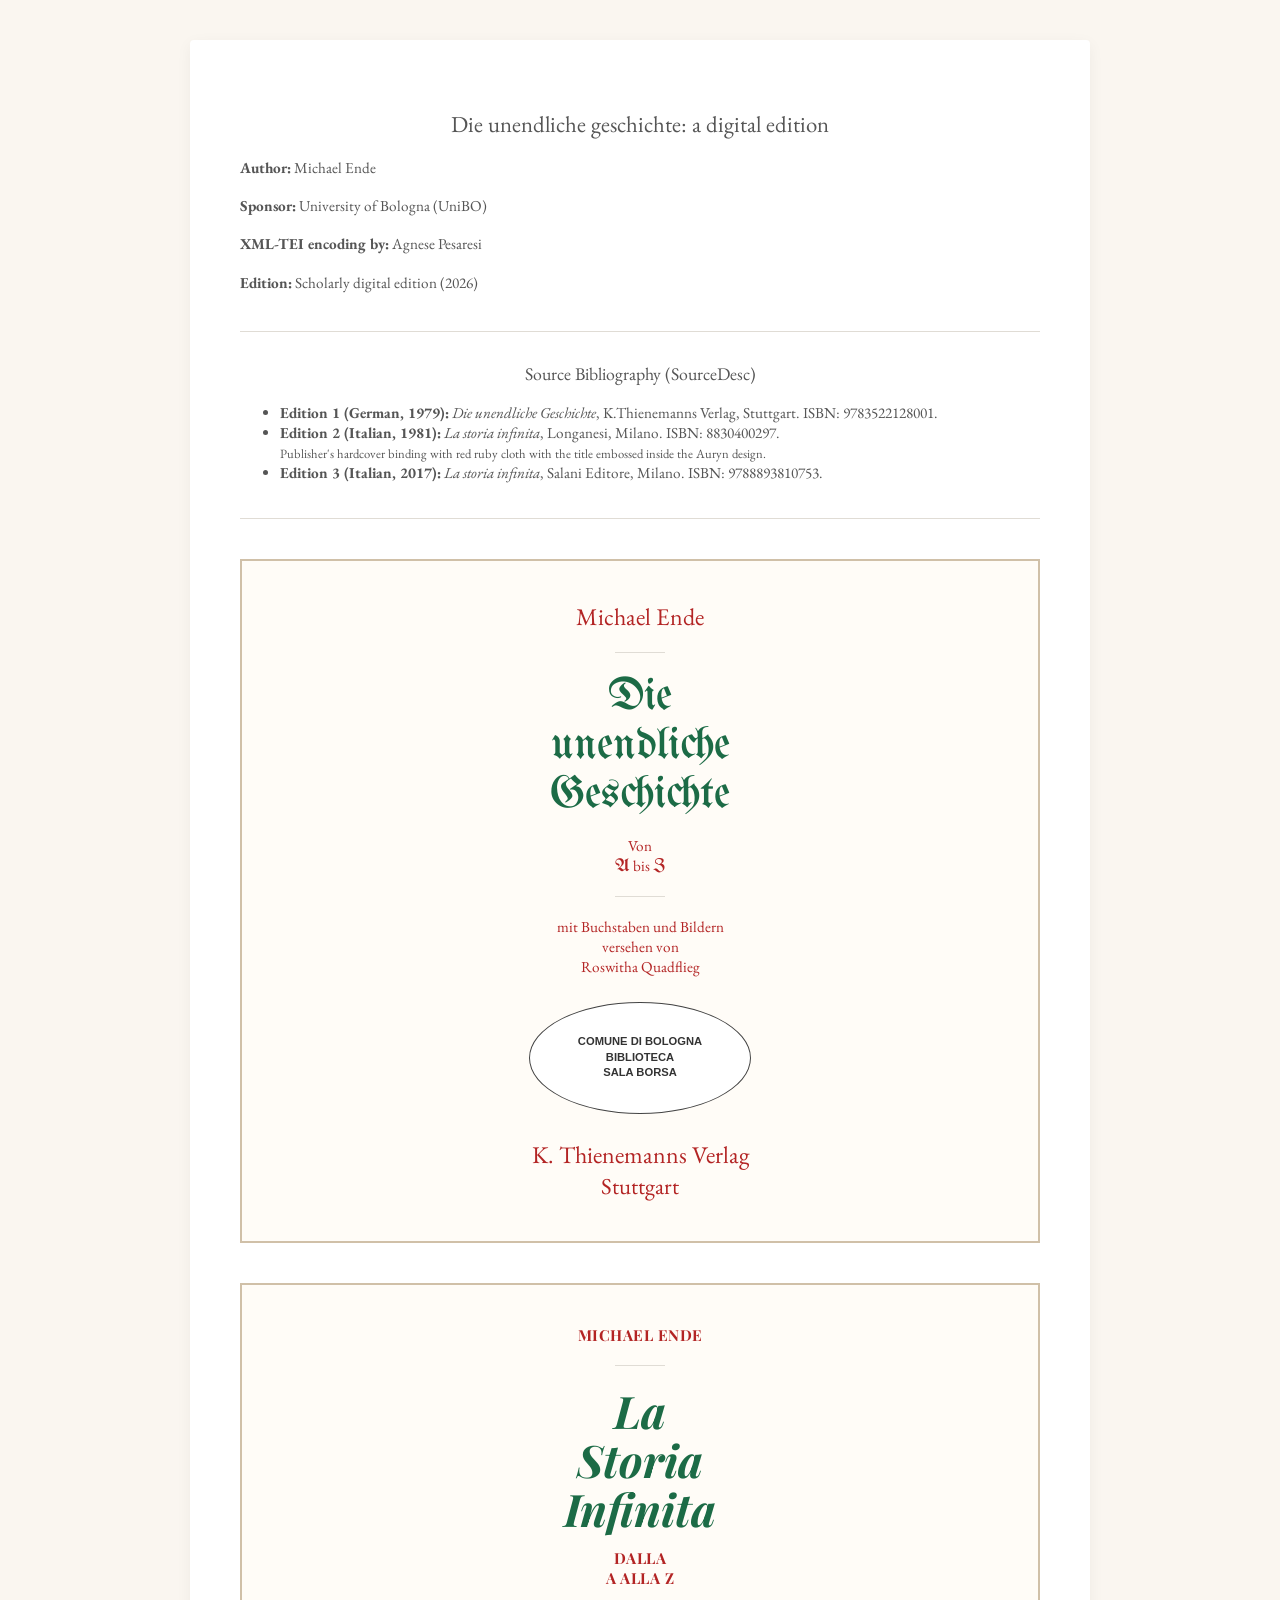
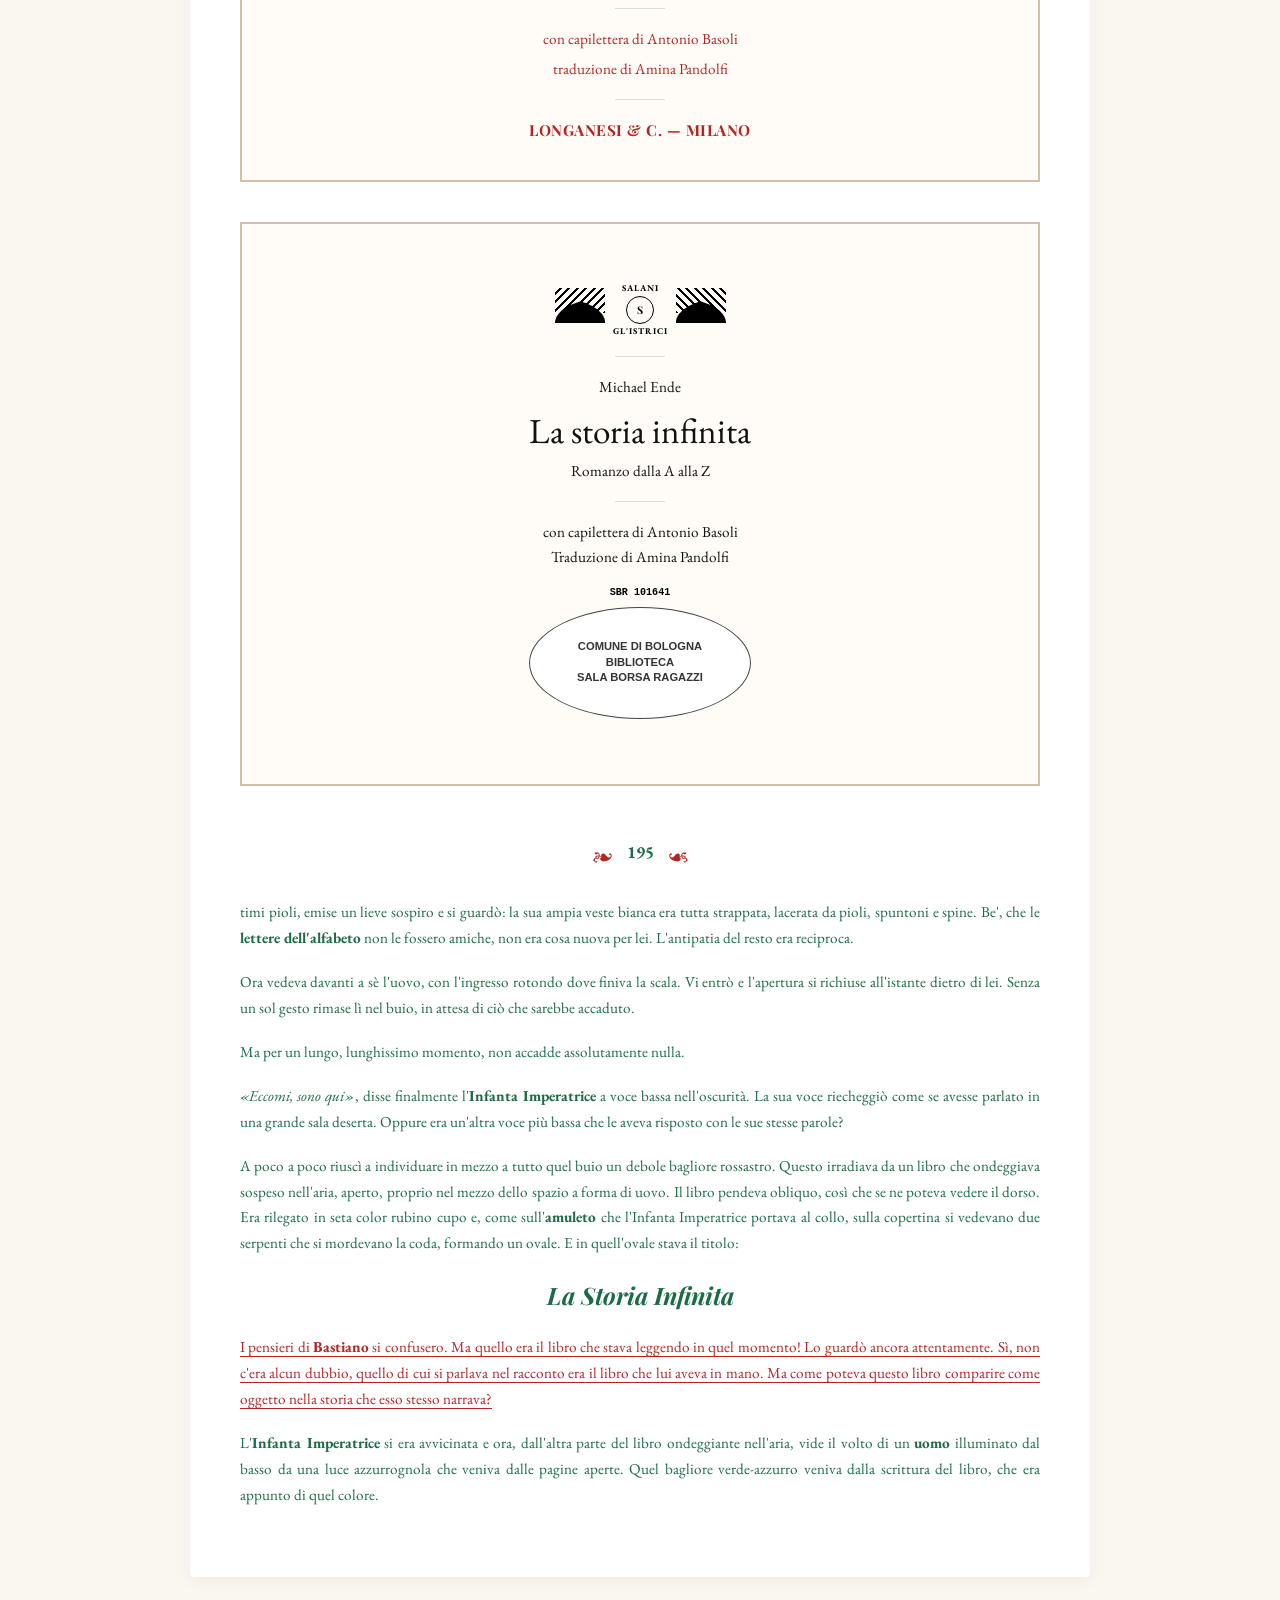
<file: The_neverending_story.html.html>
<!DOCTYPE html>
<html lang="en">
<head>
    <meta charset="UTF-8">
    <title>Die unendliche Geschichte: A Digital Edition</title>
    <style>
        @import url('https://fonts.googleapis.com/css2?family=UnifrakturMaguntia&family=Playfair+Display:ital,wght@0,400;0,700;1,400&family=EB+Garamond:ital,wght@0,400;0,700;1,400&display=swap');

        body {
            font-family: 'EB Garamond', serif;
            background-color: #faf6f0;
            color: #222;
            margin: 0;
            padding: 40px 20px;
            display: flex;
            flex-direction: column;
            align-items: center;
        }

        .container {
            max-width: 800px;
            background: #fff;
            padding: 50px;
            box-shadow: 0 4px 15px rgba(0,0,0,0.05);
            border-radius: 4px;
        }

        header, .metadata, .edition-section {
            border-bottom: 1px solid #e0dcd5;
            padding-bottom: 20px;
            margin-bottom: 30px;
            font-size: 0.95em;
            color: #555;
        }

        h1, h2, h3 {
            text-align: center;
            font-weight: normal;
        }

        /* TEI Renditions replicated in CSS */
        .center { text-align: center; }
        .justify { text-align: justify; text-justify: inter-word; }
        .red { color: #b32424; }
        .green { color: #1c6b46; }
        .black { color: #111; }
        
        .size-max { font-size: 2.8em; line-height: 1.1; }
        .size-med { font-size: 1.5em; }
        .size-min { font-size: 0.95em; }

        /* Exact Font family mappings from tagsDecl */
        .f-fraktur { 
            font-family: 'UnifrakturMaguntia', serif; 
            font-weight: normal;
        }
        .f-garamond { 
            font-family: 'EB Garamond', serif; 
        }
        .f-boeklin { 
            font-family: 'Playfair Display', serif; 
            font-style: italic;
            font-weight: 700;
        }
        
        /* Simulated Bodoni Face via CSS Type-Tuning */
        .f-bodoni { 
            font-family: 'Playfair Display', 'Didot', 'Times New Roman', serif;
            font-weight: 700;
            letter-spacing: 0.5px;
            text-transform: uppercase;
        }

        .title-page {
            border: 2px double #d0c0a8;
            padding: 40px;
            margin: 40px 0;
            background-color: #fffcf7;
            page-break-inside: avoid;
        }

        .title-page hr {
            border: 0;
            border-top: 1px solid #e0dcd5;
            margin: 20px auto;
            width: 50px;
        }

        /* Library Stamp Reconstruction */
        .stamp-box {
            border: 1.5px solid #444;
            border-radius: 50%;
            width: 220px;
            height: 110px;
            margin: 25px auto;
            display: flex;
            flex-direction: column;
            justify-content: center;
            align-items: center;
            font-family: 'Arial', sans-serif;
            font-size: 0.7em;
            text-align: center;
            line-height: 1.4;
            color: #333;
            text-transform: uppercase;
            font-weight: bold;
            background: #fff;
            position: relative;
        }

        .shelfmark {
            font-family: 'Courier New', monospace;
            font-size: 0.9em;
            color: #000;
            position: absolute;
            top: -22px;
            width: 100%;
            text-align: center;
            font-weight: bold;
            text-transform: none;
        }

        /* Strictly Black and White Logo Reconstruction via Pure CSS Shapes */
        .logo-box {
            margin: 20px auto;
            display: flex;
            justify-content: center;
            align-items: center;
            gap: 8px;
            color: #000;
        }

        .porcupine-graphic {
            width: 50px;
            height: 25px;
            position: relative;
            background: radial-gradient(ellipse at bottom left, #000 70%, transparent 72%);
            border-radius: 100% 0 0 0;
        }
        .porcupine-graphic::after {
            content: '';
            position: absolute;
            top: -10px; left: 0;
            width: 100%; height: 100%;
            background: repeating-linear-gradient(-45deg, #000, #000 2px, transparent 2px, transparent 6px);
        }
        .porcupine-graphic.flipped {
            transform: scaleX(-1);
        }

        .brand-text-center {
            display: flex;
            flex-direction: column;
            align-items: center;
            font-family: 'EB Garamond', serif;
            font-size: 0.55em;
            font-weight: bold;
            letter-spacing: 1px;
            line-height: 1;
        }

        .circle-s {
            border: 1.5px solid #000;
            border-radius: 50%;
            width: 26px;
            height: 26px;
            display: flex;
            justify-content: center;
            align-items: center;
            font-family: 'Playfair Display', serif;
            font-size: 1.2em;
            margin: 3px 0;
            font-weight: bold;
        }

        .text-fragment {
            margin-top: 50px;
            line-height: 1.7;
        }

        .page-number-flow {
            text-align: center;
            margin: 30px 0;
            color: #b32424;
            font-size: 0.9em;
            display: flex;
            justify-content: center;
            align-items: center;
            gap: 15px;
        }

        .flower-ornament {
            font-size: 1.4em;
        }

        p {
            margin-bottom: 1.2em;
        }

        .said {
            font-style: italic;
        }

        /* Metanarrative underlining */
        .underlined-meta {
            text-decoration: underline;
            text-underline-offset: 4px;
            text-decoration-thickness: 1px;
        }
    </style>
</head>
<body>

<div class="container">
    <header>
        <h2>Die unendliche geschichte: a digital edition</h2>
        <p><strong>Author:</strong> Michael Ende</p>
        <p><strong>Sponsor:</strong> University of Bologna (UniBO)</p>
        <p><strong>XML-TEI encoding by:</strong> Agnese Pesaresi</p>
        <p><strong>Edition:</strong> Scholarly digital edition (2026)</p>
    </header>

    <!-- SOURCE BIBLIOGRAPHY -->
    <div class="edition-section">
        <h3>Source Bibliography (SourceDesc)</h3>
        <ul>
            <li><strong>Edition 1 (German, 1979):</strong> <em>Die unendliche Geschichte</em>, K.Thienemanns Verlag, Stuttgart. ISBN: 9783522128001.</li>
            <li><strong>Edition 2 (Italian, 1981):</strong> <em>La storia infinita</em>, Longanesi, Milano. ISBN: 8830400297. <br><small>Publisher's hardcover binding with red ruby cloth with the title embossed inside the Auryn design.</small></li>
            <li><strong>Edition 3 (Italian, 2017):</strong> <em>La storia infinita</em>, Salani Editore, Milano. ISBN: 9788893810753.</li>
        </ul>
    </div>

    <!-- FRONT MATTER - TITLE PAGES -->
    <div class="front-matter">
        
        <!-- GERMAN EDITION 1979 -->
        <div class="title-page">
            <div class="red f-garamond center size-med">Michael Ende</div>
            <hr>
            <div class="green f-fraktur size-max center">Die <br> unendliche <br> Geschichte</div>
            <div class="red f-garamond center size-min" style="margin-top: 15px;">
                Von <br> 
                <span class="f-fraktur" style="font-size: 1.2em;">A</span> bis <span class="f-fraktur" style="font-size: 1.2em;">Z</span>
            </div>
            <hr>
            <div class="red f-garamond center size-min">
                mit Buchstaben und Bildern <br>
                versehen von<br>
                Roswitha Quadflieg
            </div>

            <div class="stamp-box">
                COMUNE DI BOLOGNA<br>
                BIBLIOTECA<br>
                SALA BORSA
            </div>

            <div class="red f-garamond center size-med" style="margin-top: 20px;">
                K. Thienemanns Verlag<br>
                <span class="size-min">Stuttgart</span>
            </div>
        </div>

        <!-- ITALIAN EDITION 1981 -->
        <div class="title-page">
            <div class="red f-bodoni center size-min">Michael Ende</div>
            <hr>
            <div class="green f-boeklin size-max center">La <br> Storia <br> Infinita</div>
            <div class="red f-bodoni center size-min" style="margin-top: 15px;">
                dalla <br> 
                A alla Z
            </div>
            <hr>
            <div class="red f-garamond center size-min">
                con capilettera di Antonio Basoli
            </div>
            <div class="red f-garamond center size-min" style="margin-top: 10px;">
                traduzione di Amina Pandolfi
            </div>
            <hr>
            <div class="red f-bodoni center size-min">
                Longanesi &amp; C. — Milano
            </div>
        </div>

        <!-- ITALIAN EDITION 2017 -->
        <div class="title-page">
            <!-- Completely Black & White Monochromatic CSS Logo -->
            <div class="logo-box">
                <div class="porcupine-graphic"></div>
                <div class="brand-text-center">
                    <span>SALANI</span>
                    <div class="circle-s">S</div>
                    <span>GL'ISTRICI</span>
                </div>
                <div class="porcupine-graphic flipped"></div>
            </div>
            
            <hr>
            <div class="black f-garamond center size-min">Michael Ende</div>
            <!-- Title kept cleanly on a single horizontal line -->
            <div class="black f-garamond size-max center" style="margin-top: 15px; font-size: 2.2em;">La storia infinita</div>
            <div class="black f-garamond center size-min" style="margin-top: 10px;">
                Romanzo dalla A alla Z
            </div>
            <hr>
            <div class="black f-garamond center size-min">
                con capilettera di Antonio Basoli
            </div>
            <div class="black f-garamond center size-min" style="margin-top: 5px;">
                Traduzione di Amina Pandolfi
            </div>

            <div style="position: relative; margin-top: 40px;">
                <div class="stamp-box">
                    <div class="shelfmark">SBR 101641</div>
                    COMUNE DI BOLOGNA<br>
                    BIBLIOTECA<br>
                    SALA BORSA RAGAZZI
                </div>
            </div>
        </div>

    </div>

    <!-- TEXT BODY FRAGMENT -->
    <div class="text-fragment">
        
        <div class="page-number-flow">
            <span class="flower-ornament">❧</span>
            <span class="green f-garamond" style="font-weight: bold; font-size: 1.2em;">195</span>
            <span class="flower-ornament">☙</span>
        </div>

        <p class="green justify size-min f-garamond">
            timi pioli, emise un lieve sospiro e si guardò: la sua ampia veste bianca era tutta strappata, lacerata da pioli, spuntoni e spine. Be', che le <strong>lettere dell'alfabeto</strong> non le fossero amiche, non era cosa nuova per lei. L'antipatia del resto era reciproca.
        </p>

        <p class="green justify size-min f-garamond">
            Ora vedeva davanti a sè l'uovo, con l'ingresso rotondo dove finiva la scala. Vi entrò e l'apertura si richiuse all'istante dietro di lei. Senza un sol gesto rimase lì nel buio, in attesa di ciò che sarebbe accaduto.
        </p>

        <p class="green justify size-min f-garamond">
            Ma per un lungo, lunghissimo momento, non accadde assolutamente nulla.
        </p>

        <p class="green size-min justify f-garamond">
            <span class="said">«Eccomi, sono qui»</span>, disse finalmente l'<strong>Infanta Imperatrice</strong> a voce bassa nell'oscurità. La sua voce riecheggiò come se avesse parlato in una grande sala deserta. Oppure era un'altra voce più bassa che le aveva risposto con le sue stesse parole?
        </p>

        <p class="green justify size-min f-garamond">
            A poco a poco riuscì a individuare in mezzo a tutto quel buio un debole bagliore rossastro. Questo irradiava da un libro che ondeggiava sospeso nell'aria, aperto, proprio nel mezzo dello spazio a forma di uovo. Il libro pendeva obliquo, così che se ne poteva vedere il dorso. Era rilegato in seta color rubino cupo e, come sull'<strong>amuleto</strong> che l'Infanta Imperatrice portava al collo, sulla copertina si vedevano due serpenti che si mordevano la coda, formando un ovale. E in quell'ovale stava il titolo:
        </p>

        <p class="center">
            <span class="green f-boeklin size-med">La Storia Infinita</span>
        </p>

        <!-- Inline Metanarrative Underlined Text -->
        <p class="red justify f-garamond size-min">
            <span class="underlined-meta">I pensieri di <strong>Bastiano</strong> si confusero. Ma quello era il libro che stava leggendo in quel momento! Lo guardò ancora attentamente. Sì, non c'era alcun dubbio, quello di cui si parlava nel racconto era il libro che lui aveva in mano. Ma come poteva questo libro comparire come oggetto nella storia che esso stesso narrava?</span>
        </p>

        <p class="green justify f-garamond size-min">
            L'<strong>Infanta Imperatrice</strong> si era avvicinata e ora, dall'altra parte del libro ondeggiante nell'aria, vide il volto di un <strong>uomo</strong> illuminato dal basso da una luce azzurrognola che veniva dalle pagine aperte. Quel bagliore verde-azzurro veniva dalla scrittura del libro, che era appunto di quel colore.
        </p>

    </div>
</div>

</body>
</html>
</file>
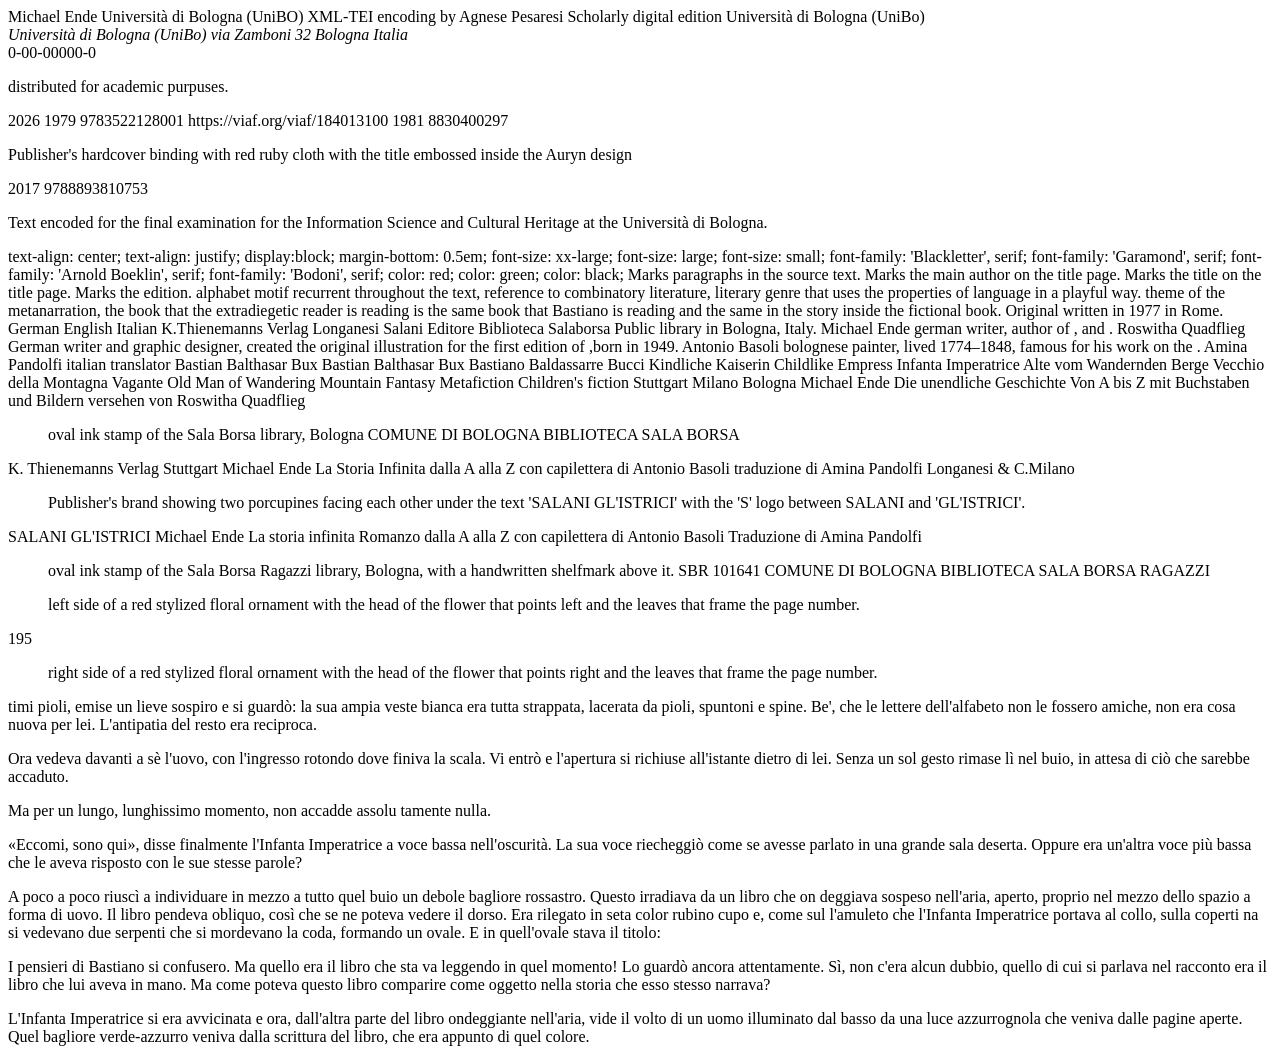
<file: The_neverending_story.xml.html>
<TEI xmlns="http://www.tei-c.org/ns/1.0" xml:lang="en">
   <teiHeader xmlns="http://www.tei-c.org/ns/1.0">
        <fileDesc>
            <titleStmt>
                <title>Die unendliche geschichte: a digital edition</title>
                <author>Michael Ende</author>
                <sponsor>Università di Bologna (UniBO)</sponsor>
                <respStmt>
                    <resp>XML-TEI encoding by</resp>
                    <name xml:id="AP">Agnese Pesaresi</name>
                </respStmt>
            </titleStmt> 
            <editionStmt>
                <edition>Scholarly digital edition</edition>
            </editionStmt>
            <publicationStmt>
                <publisher>Università di Bologna (UniBo)</publisher>
                <address>
                    <name type="institution">Università di Bologna (UniBo)</name>
                    <street>via Zamboni 32</street>
                    <name type="city" sameAs="http://www.geonames.org/3181928">Bologna</name>
                    <name type="country">Italia</name>
                </address>
                <idno type="ISBN">0-00-00000-0</idno>
                <availability status="restricted">
                   <p>distributed for academic purpuses.</p>
                </availability>
                <date when="2026">2026</date>
            </publicationStmt>
            <sourceDesc>
                <listBibl>
                    <bibl n="#1" xml:id="ger_ed_1979" xml:lang="de">
                        <author ref="#ME"/>
                        <title type="main">Die unendliche Geschichte</title>
                        <publisher ref="#KT"/>
                        <date when="1979">1979</date>
                        <pubPlace ref="#STU"/> 
                        <idno type="ISBN">9783522128001</idno>
                        <idno type="VIAF">https://viaf.org/viaf/184013100</idno>
                    </bibl>
                    <bibl n="#2" xml:id="it_ed_1981" xml:lang="it">
                        <author ref="#ME"/> 
                        <title type="main">La storia infinita</title>
                        <publisher ref="#LO"/>
                        <date when="1981">1981</date>
                        <pubPlace ref="#MI"/>
                        <idno type="ISBN">8830400297</idno>
                        <note type="phisical_description">
                            <p>Publisher's hardcover binding with red ruby cloth with the title embossed inside the Auryn design</p>
                        </note>
                    </bibl>
                    <bibl n="#3" xml:id="it_ed_2017" xml:lang="it">
                        <author ref="#ME"/> 
                        <title type="main">La storia infinita</title>
                        <publisher ref="#SA"/>
                        <date when="2017">2017</date>
                        <pubPlace ref="#MI"/>
                        <idno type="ISBN">9788893810753</idno>
                    </bibl>
                </listBibl>
            </sourceDesc>
        </fileDesc>
        <encodingDesc>
            <projectDesc>
                <p>Text encoded for the final examination for the <name type="course" ref="https://www.unibo.it/it/studiare/insegnamenti-competenze-trasversali-moocs/insegnamenti/insegnamento/2025/542134">Information Science and Cultural Heritage</name> at the <name type="institution" sameAs="http://viaf.org/viaf/155886025">Università di Bologna</name>.</p>
            </projectDesc>
            <tagsDecl>
                <rendition xml:id="center" scheme="css">text-align: center;</rendition>
                <rendition xml:id="justify" scheme="css">text-align: justify;</rendition>
                <rendition xml:id="paragraph" scheme="css">display:block; margin-bottom: 0.5em;</rendition>
                <rendition xml:id="size-max" scheme="css">font-size: xx-large;</rendition>
                <rendition xml:id="size-med" scheme="css">font-size: large;</rendition>
                <rendition xml:id="size-min" scheme="css">font-size: small;</rendition>
                <rendition xml:id="f-fraktur" scheme="css" corresp="http://vocab.getty.edu/page/aat/30020066">font-family: 'Blackletter', serif;</rendition>
                <rendition xml:id="f-garamond" scheme="css" corresp="https://www.wikidata.org/wiki/Q246110">font-family: 'Garamond', serif;</rendition>
                <rendition xml:id="f-boeklin" scheme="css">font-family: 'Arnold Boeklin', serif;</rendition>
                <rendition xml:id="f-bodoni" scheme="css" corresp="https://www.wikidata.org/wiki/Q833029">font-family: 'Bodoni', serif;</rendition>
                <rendition xml:id="red" scheme="css">color: red;</rendition>
                <rendition xml:id="green" scheme="css">color: green;</rendition>
                <rendition xml:id="black" scheme="css">color: black;</rendition>
                <namespace name="http://www.tei-c.org/ns/1.0">
                    <tagUsage gi="p">Marks paragraphs in the source text.</tagUsage>
                    <tagUsage gi="docAuthor">Marks the main author on the title page.</tagUsage>
                    <tagUsage gi="docTitle">Marks the title on the title page.</tagUsage>
                    <tagUsage gi="docEdition">Marks the edition.</tagUsage>
                </namespace>
            </tagsDecl>
            <classDecl>
            <taxonomy xml:id="themes">
                <category xml:id="alphabet">
                    <catDesc>alphabet motif recurrent throughout the text, reference to combinatory literature, literary genre that uses the properties of language in a playful way.</catDesc>
                </category>
                <category xml:id="metanarration">
                    <catDesc>theme of the metanarration, the book that the extradiegetic reader is reading is the same book that Bastiano is reading and the same in the story inside the fictional book.</catDesc>
                </category>
            </taxonomy>
        </classDecl>
        </encodingDesc>
        <profileDesc> 
            <creation>Original written in <date when="1977">1977</date> in <name type="city" sameAs="https://www.geonames.org/3169070">Rome</name>.</creation>
            <langUsage>
                <language ident="de">German</language>
                <language ident="en">English</language>
                <language ident="it">Italian</language>
            </langUsage>
            <particDesc>
                <listOrg>
                    <org xml:id="KT" sameAs="https://viaf.org/viaf/313263027">
                        <orgName role="publisher">K.Thienemanns Verlag</orgName>
                    </org>
                    <org xml:id="LO" sameAs="https://www.wikidata.org/wiki/Q3259067">
                        <orgName role="publisher">Longanesi</orgName>
                    </org>
                    <org xml:id="SA" sameAs="http://viaf.org/viaf/294672768">
                        <orgName role="publisher">Salani Editore</orgName>
                    </org>
                    <org xml:id="BSB" sameAs="http://viaf.org/viaf/139355594">
                        <orgName role="possessor">Biblioteca Salaborsa</orgName>
                        <note>Public library in Bologna, Italy.</note>
                    </org>
                </listOrg>
                <listPerson>
                    <person  xml:id="ME" sameAs="https://viaf.org/viaf/3445624">
                        <persName>Michael Ende</persName>
                        <note>german writer, author of <title xml:lang="en">The neverending story</title>, <title xml:lang="en" sameAs="http://viaf.org/viaf/201222902 ">Jim Button and Luke the Engine Driver</title> and <title xml:lang="eng" sameAs="http://viaf.org/viaf/195153184">Momo</title>.</note>
                    </person>
                    <person xml:id="RQ" sameAs="https://viaf.org/viaf/2480916">
                        <persName>Roswitha Quadflieg</persName>
                        <note>German writer and graphic designer, created the original illustration for the first edition of <title xml:lang="en">The neverending story</title>,born in <date type="year">1949</date>.</note>
                    </person>
                    <person xml:id="AB" sameAs="http://viaf.org/viaf/69202246">
                        <persName>Antonio Basoli</persName>
                        <note>bolognese painter, lived <date from="1774" to="1848" type="year">1774–1848</date>, famous for his work on the <title sameAs="http://viaf.org/viaf/208713907">Alfabeto pittorico</title>.</note>
                    </person>
                    <person xml:id="APA" sameAs="http://viaf.org/viaf/311223034">
                        <persName>Amina Pandolfi</persName>
                        <note>italian translator</note> 
                    </person>
                </listPerson>
                <listPerson type="fictional">
                    <person xml:id="BBB" sameAs="ww.wikidata.org/wiki/Q1077745">
                        <persName xml:lang="de">Bastian Balthasar Bux</persName>
                        <persName xml:lang="en">Bastian Balthasar Bux</persName>
                        <persName xml:lang="it">Bastiano Baldassarre Bucci</persName>
                    </person>
                    <person xml:id="II" sameAs="https://www.wikidata.org/wiki/Q8100750">
                        <persName xml:lang="de">Kindliche Kaiserin</persName>
                        <persName xml:lang="en">Childlike Empress</persName>
                        <persName xml:lang="it">Infanta Imperatrice</persName>
                    </person>
                    <person xml:id="VMV" sameAs="https://www.wikidata.org/wiki/Q58100675">
                        <persName xml:lang="de">Alte vom Wandernden Berge</persName>
                        <persName xml:lang="it">Vecchio della Montagna Vagante</persName>
                        <persName xml:lang="en">Old Man of Wandering Mountain</persName>
                    </person>
                </listPerson>
            </particDesc>
            <textClass>
                <keywords scheme="https://www.wikidata.org/">
                    <term target="https://www.wikidata.org/wiki/Q132311">Fantasy</term>
                    <term target="https://www.wikidata.org/wiki/Q531067">Metafiction</term>
                    <term target="https://www.wikidata.org/wiki/Q56451354">Children's fiction</term>
                </keywords>
            </textClass>
            <settingDesc>
                <listPlace>
                    <place xml:id="STU" sameAs="http://www.geonames.org/2825297">
                        <placeName>Stuttgart</placeName>
                    </place>
                    <place xml:id="MI" sameAs="https://www.geonames.org/9033675">
                        <placeName>Milano</placeName>
                    </place>
                    <place xml:id="BO" sameAs="https://www.geonames.org/3181928">
                        <placeName>Bologna</placeName>
                    </place>
                </listPlace>
            </settingDesc>
        </profileDesc>
   </teiHeader> 
   <text>
        <front>
            <titlePage corresp="#ger_ed_1979" xml:lang="de"> 
                <docAuthor rendition="#red #f-garamond #center #size-med" ref="#ME">Michael Ende</docAuthor>
                <docTitle> 
                    <titlePart type="main" rendition="#green #f-fraktur #size-max #center">Die <lb/> unendliche <lb/> Geschichte</titlePart>
                    <titlePart type="sub" rendition="#red #f-garamond #center #size-min">
                        Von <lb/> 
                        <hi rendition="#f-fraktur">A</hi> bis <hi rendition="#f-fraktur">Z</hi>
                    </titlePart>
                </docTitle>
                <byline rendition="#red #f-garamond #center #size-min">
                        mit Buchstaben und Bildern <lb/>
                        versehen von<lb/>
                <persName ref="#RQ">Roswitha Quadflieg</persName>
                </byline>
                <figure rendition="#center #size-mid" corresp="#BSB"> 
                    <graphic url="salaborsa_timbro.jpg"/>
                    <figDesc>oval ink stamp of the Sala Borsa library, Bologna</figDesc>
                    <ab>COMUNE DI <placeName ref="#BO">BOLOGNA</placeName><lb/> BIBLIOTECA <lb/> SALA BORSA</ab>
                </figure>
                <docImprint rendition="#red #f-garamond #center #size-med">
                    <publisher ref="KT">K. Thienemanns Verlag</publisher>
                    <lb/>
                    <pubPlace ref="STU">Stuttgart</pubPlace>
                </docImprint>
            </titlePage>
            <titlePage corresp="#it_ed_1981" xml:lang="it"> 
                <docAuthor rendition="#red #f-bodoni #center #size-med" ref="#ME">Michael Ende</docAuthor>
                <docTitle> 
                    <titlePart type="main" rendition="#green #f-boeklin #size-max #center">La <lb/> Storia <lb/> Infinita</titlePart>
                    <titlePart type="sub" rendition="#red #f-bodoni #center #size-min">
                        dalla <lb/> 
                        <hi rendition="#size-med">A</hi> alla <hi rendition="#size-med">Z</hi>
                    </titlePart>
                </docTitle>
                <byline rendition="#red #f-bodoni #center #size-min">
                    con capilettera di <lb/>
                <persName ref="#AB">Antonio Basoli</persName>
                </byline>
                <byline rendition="#red #f-bodoni #center #size-min">
                    traduzione di 
                <persName ref="#APA">Amina Pandolfi</persName>
                </byline>
                <docImprint rendition="#red #f-bodoni #center #size-min">
                    <publisher ref="#LO">Longanesi &amp; C.</publisher><pubPlace ref="#MI">Milano</pubPlace>
                </docImprint>
            </titlePage>
            <titlePage corresp="#it_ed_2017" xml:lang="it">
                <docImprint>
                    <publisher ref="#SA" rendition="#black #center #size-min #f-garamond">
                        <figure>
                            <graphic url="salani_istrici_logo.jpg"/>
                            <figDesc>Publisher's brand showing two porcupines facing each other under the text 'SALANI GL'ISTRICI' with the 'S' logo between SALANI and 'GL'ISTRICI'.</figDesc>
                        </figure>
                        SALANI GL'ISTRICI
                    </publisher>
                </docImprint>
                <docAuthor rendition="#black #f-garamond #center #size-med" ref="#ME">Michael Ende</docAuthor>
                <docTitle> 
                    <titlePart type="main" rendition="#black #f-garamond #size-max #center">La storia infinita</titlePart>
                    <titlePart type="sub" rendition="#black #f-garamond #center #size-min">
                        Romanzo <lb/> dalla A alla Z
                    </titlePart>
                </docTitle>
                <byline rendition="#black #f-garamond #center #size-min">
                    con capilettera di <persName ref="#AB">Antonio Basoli</persName>
                </byline>
                <byline rendition="#black #f-garamond #center #size-min">
                    Traduzione di <persName ref="#APA">Amina Pandolfi</persName>
                </byline>
                <figure rendition="#center #size-min" corresp="#BSB"> 
                    <graphic url="salaborsa_timbro.jpg"/>
                    <figDesc>oval ink stamp of the Sala Borsa Ragazzi library, Bologna, with a handwritten shelfmark above it.</figDesc>
                    <note type="manuscript">SBR 101641</note>
                    <ab>COMUNE DI <placeName ref="#BO">BOLOGNA</placeName><lb/> BIBLIOTECA <lb/> SALA BORSA RAGAZZI</ab>
                </figure>
            </titlePage>
        </front> 
        <body> 
            <div type="text_fragment" xml:lang="it">
                <pb n="195" xml:id="p195" ed="#it_ed_1981"/>
                <fw type="pageNum" place="top" rendition="#center #size-min #red">
                    <figure>
                        <figDesc>left side of a red stylized floral ornament with the head of the flower that points left and the leaves that frame the page number.</figDesc>
                    </figure>
                    <num rendition="#green #f-garamond">195</num>
                    <figure>
                        <figDesc>right side of a red stylized floral ornament with the head of the flower that points right and the leaves that frame the page number.</figDesc>
                    </figure>
                </fw>
            <p rendition="#green #justify #size-min #f-garamond">
                timi pioli, emise un lieve sospiro e si guardò: la sua ampia veste <lb/> 
                bianca era tutta strappata, lacerata da pioli, spuntoni e spine. <lb/>
                Be', che le <seg ana="#alphabet">lettere dell'alfabeto</seg> non le fossero amiche, non era <lb/>
                cosa nuova per lei. L'antipatia del resto era reciproca. 
            </p>
            <p rendition="#green #justify #size-min #f-garamond">
                Ora vedeva davanti a sè l'uovo, con l'ingresso rotondo dove <lb/>
                finiva la scala. Vi entrò e l'apertura si richiuse all'istante dietro <lb/>
                di lei. Senza un sol gesto rimase lì nel buio, in attesa di ciò che <lb/> 
                sarebbe accaduto.
            </p>
            <p rendition="#green #justify #size-min #f-garamond">
                Ma per un lungo, lunghissimo momento, non accadde assolu<lb break="no"/>
                tamente nulla. 
            </p>
            <p rendition="#green #size-min #justify #f-garamond">
                <said who="#II">«Eccomi, sono qui»</said>, disse finalmente l'<persName ref="#II">Infanta Imperatrice</persName> a <lb/> 
                voce bassa nell'oscurità. La sua voce riecheggiò come se avesse <lb/>
                parlato in una grande sala deserta. Oppure era un'altra voce più <lb/>
                bassa che le aveva risposto con le sue stesse parole? 
            </p>
            <p rendition="#green #justify #size-min #f-garamond" source="#it_ed_1981">
                A poco a poco riuscì a individuare in mezzo a tutto quel buio <lb/>
                un debole bagliore rossastro. Questo irradiava da un libro che on<lb break="no"/>
                deggiava sospeso nell'aria, aperto, proprio nel mezzo dello spazio <lb/>
                a forma di uovo. Il libro pendeva obliquo, così che se ne poteva <lb/> 
                vedere il dorso. Era rilegato in seta color rubino cupo e, come sul<lb break="no"/>
                l'<objectName ref="https://www.wikidata.org/wiki/Q6174149">amuleto</objectName> che l'<persName ref="#II">Infanta Imperatrice</persName> portava al collo, sulla coperti<lb break="no"/> 
                na si vedevano due serpenti che si mordevano la coda, formando <lb/>
                un ovale. E in quell'ovale stava il titolo:
            </p>
            <p rendition="#center">
                <title rendition="#green #f-boeklin #size-med">La Storia Infinita</title>
            </p>
            <p rendition="#red #justify #f-garamond #size-min">
                <seg ana="#metanarration">I pensieri di <persName ref="#BBB">Bastiano</persName> si confusero. Ma quello era il libro che sta<lb break="no"/>
                va leggendo in quel momento! Lo guardò ancora attentamente. <lb/>
                Sì, non c'era alcun dubbio, quello di cui si parlava nel racconto <lb/>
                era il libro che lui aveva in mano. Ma come poteva questo libro <lb/> 
                comparire come oggetto nella storia che esso stesso narrava?</seg>
            </p>
            <p rendition="#green #justify #f-garamond #size-min">
                L'<persName ref="II">Infanta Imperatrice</persName> si era avvicinata e ora, dall'altra parte del <lb/>
                libro ondeggiante nell'aria, vide il volto di un <persName ref="VMV">uomo</persName> illuminato dal <lb/>
                basso da una luce azzurrognola che veniva dalle pagine aperte. <lb/>
                Quel bagliore verde-azzurro veniva dalla scrittura del libro, che <lb/>
                era appunto di <rs corresp="#green">quel colore</rs>. 
            </p>
            </div>          
        </body>
   </text>
</TEI>
</file>
<file: style.css>
@import url('https://fonts.googleapis.com/css2?family=Playfair+Display:ital,wght@0,400..900;1,400..900&family=UnifrakturMaguntia&display=swap');
@import url('https://fonts.googleapis.com/css2?family=Cormorant+Garamond:ital,wght@0,300..700;1,300..700&family=Pirata+One&display=swap');


html {scroll-behavior: smooth;
    }

:root {
    --colore-pagina-libro: #fcf9f2;  
    --rosso-storia: #b82626;         
    --verde-fantasia: #1b6645;       
    --testo-scuro: #111a24;          
    --font-titoli: 'Playfair Display', 'Georgia', serif;
    --font-gotico: 'UnifrakturMaguntia', serif;
    --font-corpo: 'Segoe UI', Tahoma, sans-serif;
    --font-navbar: 'Cormorant Garamond', serif;
}

body {
    margin: 0;
    font-family: var(--font-corpo);
    color: var(--testo-scuro);
    line-height: 1.6;
}

/* HOME  */
.home-page {
    background-image: url('images/sfondo.png'); 
    background-position: center top;     
    background-repeat: no-repeat;        
    background-attachment: fixed;        
    background-size: cover;
}

/* DOMAIN */
.domain-page-wrapper {
    background-color: var(--colore-pagina-libro);
    width: 100%;
    position: relative;
    z-index: 10; /* Copre lo sfondo fisso del body */
    border-top: 1px solid rgba(0, 0, 0, 0.05);
}
/* ==========================================
   TITLES
   ========================================== */
h1, h2, h3, h4, h5, h6 {
    font-family: var(--font-titoli);
    color: var(--rosso-storia) !important;
    font-weight: bold !important;
    margin-bottom: 20px;
}

.titolo-gotico {
    font-family: var(--font-gotico) !important;
    color: var(--verde-fantasia) !important;
    font-weight: normal !important; 
}

/* ===================
   NAV BAR
   ====================*/
header {
    background-color: var(--colore-pagina-libro); 
    border-bottom: 1px solid rgba(0, 0, 0, 0.08);
    position: fixed;
    width: 100%;
    top: 0;
    z-index: 1000;
}

.navbar {
    display: flex;
    justify-content: space-between;
    align-items: center;
    padding: 15px 50px;
}


.logo.titolo-gotico {
    font-size: 1.8rem;
    letter-spacing: 0px;
}

.nav-links {
    list-style: none;
    display: flex;
}

.nav-links li {
    margin-left: 25px;
}

.nav-links a {
    color: var(--testo-scuro);
    text-decoration: none;
    font-size: 1.00rem; /* Slightly increased for better Garamond readability */
    font-family: var(--font-navbar); /* Applied Cormorant Garamond */
    font-weight: 600; 
    letter-spacing: 0.3px; /* Adds a touch of professional breathing room */
    transition: color 0.2s ease-in-out;
}

.nav-links a:hover, 
.nav-links a:active,
.nav-links a.active {
    color: var(--rosso-storia) !important;
}


.hero-section {
    display: flex;
    justify-content: center;
    align-items: center;
    text-align: center;
    height: 100vh; 
    padding: 0 20px;
}

.hero-content {
    background-color: rgba(252, 249, 242, 0.9); 
    padding: 40px;
    border-radius: 8px;
    max-width: 600px;
    box-shadow: 0 4px 15px rgba(0,0,0,0.05);
}
.hero-section .hero-content h1 {
    font-size: 4rem; 
    margin-bottom: 20px;
}

.btn-start {
    display: inline-block;
    padding: 12px 30px;
    background-color: var(--rosso-storia);
    color: var(--colore-pagina-libro);
    text-decoration: none;
    border-radius: 4px;
    font-weight: bold;
    transition: background 0.3s;
}

.btn-start:hover {
    background-color: var(--verde-fantasia);
}


.domain-container {
    max-width: 1100px;
    margin: 0 auto;
    padding: 100px 20px 80px 20px; 
}

.domain-main-title {
    font-size: 3rem;
    margin-bottom: 40px;
    text-align: center;
}

.domain-subtitle {
    font-size: 2rem;
    margin-bottom: 20px;
    border-bottom: 2px solid var(--rosso-storia);
    padding-bottom: 5px;
}

.essay-content p, .entities-intro {
    color: #000000; 
    font-size: 1.15rem;
    margin-bottom: 18px;
    text-align: justify;
}

.disclaimer-note {
    font-style: italic;
    border-left: 3px solid var(--rosso-storia);
    padding-left: 15px;
    margin-top: 25px;
}

/* GRIGLIA ENTITÀ */
.entities-grid {
    display: grid;
    grid-template-columns: repeat(auto-fill, minmax(480px, 1fr));
    gap: 30px;
    margin-top: 40px;
}

.entity-card {
    background-color: #ffffff; 
    border: 1px solid rgba(0,0,0,0.06);
    border-radius: 8px;
    overflow: hidden;
    display: flex;
    flex-direction: column;
    box-shadow: 0 4px 12px rgba(0, 0, 0, 0.03);
    transition: transform 0.2s;
}

.entity-card:hover {
    transform: translateY(-3px);
}

.entity-image-box {
    width: 100%;
    height: 240px;
    position: relative;
}

.entity-image-box img {
    width: 100%;
    height: 100%;
    object-fit: cover;
}

.img-copyright-overlay {
    position: absolute;
    bottom: 0;
    right: 0;
    background-color: rgba(0, 0, 0, 0.6);
    color: #ffffff;
    font-size: 0.7rem;
    padding: 3px 8px;
}

.entity-info {
    padding: 25px;
    display: flex;
    flex-direction: column;
    flex-grow: 1;
}

.entity-title {
    font-size: 1.4rem;
    color: var(--rosso-storia) !important;
    font-weight: bold !important;
    margin-bottom: 12px;
}

.entity-footer-meta {
    display: flex;
    justify-content: space-between;
    align-items: center;
    margin-top: auto;
}

.manifestation-tag {
    background-color: #eef3f0;
    color: var(--verde-fantasia);
    padding: 6px 14px;
    border-radius: 4px;
    font-size: 0.85rem;
    font-weight: 600;
}

.btn-see-more {
    display: inline-block;
    padding: 8px 18px;
    background-color: var(--rosso-storia);
    color: var(--colore-pagina-libro) !important;
    text-decoration: none;
    border-radius: 4px;
}

/* FOOTER */
footer {
    background-color: var(--colore-pagina-libro);
    border-top: 1px solid rgba(0, 0, 0, 0.08);
    color: #555555;
    text-align: center;
    padding: 35px 15px;
    width: 100%;
    position: relative;
    z-index: 20;
}

.credits-text {
    font-size: 0.75rem;
    opacity: 0.7;
    margin-top: 5px;
}

@media (max-width: 600px) {
    .entities-grid { grid-template-columns: 1fr; }
}
/* ==========================================
   6. KNOWLEDGE ORGANIZATION
   ========================================== */


.csv-placeholder-box {
    background-color: #ffffff;
    border: 1px dashed var(--rosso-storia);
    border-radius: 6px;
    padding: 20px;
    text-align: center;
    margin: 20px 0;
}

.csv-icon {
    font-size: 2rem;
    display: block;
    margin-bottom: 5px;
}


.uri-highlight-box {
    background-color: #ffffff;
    padding: 12px 20px;
    border-radius: 4px;
    font-family: monospace;
    border: 1px solid rgba(0,0,0,0.08);
    display: inline-block;
}

.uri-highlight-box a {
    color: var(--verde-fantasia);
    text-decoration: none;
    font-weight: bold;
}

.methodological-note {
    background-color: #f5ebe0;
    border-left: 4px solid var(--verde-fantasia);
    padding: 20px;
    margin: 30px 0;
    border-radius: 0 4px 4px 0;
    font-size: 1.05rem;
    font-style: italic;
}

.model-visualization-container {
    margin-top: 40px;
    display: flex;
    flex-direction: column;
    align-items: center;
    gap: 20px;
}

.legend-box {
    max-width: 400px;
    width: 100%;
}

.legend-img {
    width: 100%;
    height: auto;
}

.big-graph-box {
    width: 100%;
    background-color: #ffffff;
    padding: 20px;
    border-radius: 8px;
    border: 1px solid rgba(0,0,0,0.06);
    box-shadow: 0 4px 15px rgba(0,0,0,0.02);
    text-align: center;
}

.zoom-instruction {
    font-size: 0.85rem;
    color: #666;
    margin-bottom: 10px;
    font-style: italic;
}

.zoom-wrapper {
    overflow: auto; 
    width: 100%;
    border-radius: 4px;
}

.zoomable-img {
    width: 100%;
    height: auto;
    display: block;
    transition: transform 0.4s ease; 
    cursor: zoom-in;
}

.zoomable-img:hover {
    transform: scale(1.5);
}
/* ==========================================
   7. KNOWLEDGE REPRESENTATION
   ========================================== */

/* Elegant divider between Semantic Web and Text Encoding sections */
.section-divider {
    border: 0;
    height: 1px;
    background-image: linear-gradient(to right, rgba(184, 38, 38, 0), rgba(184, 38, 38, 0.4), rgba(184, 38, 38, 0));
    margin: 50px 0;
}

/* Code block repositories styling */
.code-repository-box {
    background-color: #ffffff;
    border: 1px solid rgba(0, 0, 0, 0.08);
    border-radius: 6px;
    margin: 25px 0;
    overflow: hidden;
    box-shadow: 0 4px 12px rgba(0,0,0,0.02);
}

.repo-header {
    background-color: #f5ebe0;
    padding: 10px 20px;
    display: flex;
    align-items: center;
    gap: 15px;
    border-bottom: 1px solid rgba(0, 0, 0, 0.05);
}

.file-badge {
    font-family: monospace;
    font-size: 0.75rem;
    font-weight: bold;
    padding: 3px 8px;
    border-radius: 3px;
    color: #ffffff;
    text-transform: uppercase;
}

/* Specific colors for document types */
.ttl-badge {
    background-color: #ef8354; /* Warm Turtle Orange */
}

.xml-badge {
    background-color: #3a86c8; /* Semantic XML Blue */
}

.file-name {
    font-family: 'Courier New', Courier, monospace;
    font-size: 0.95rem;
    color: var(--testo-scuro);
    font-weight: bold;
}

.repo-body {
    padding: 20px;
    background-color: #faf6f0;
}

.placeholder-text {
    display: block;
    margin-top: 10px;
    font-style: italic;
    color: #777777;
    font-family: monospace;
}
/* --- Table Container and Core Grid Lines --- */
.table-container {
    margin: 30px 0;
    border-radius: 8px;
    overflow: hidden;
    box-shadow: 0 2px 8px rgba(0, 0, 0, 0.04);
    border: 1px solid #dcd6cd; /* Soft outline matching your book aesthetic */
}

.metadata-table {
    width: 100%;
    border-collapse: collapse; /* Merges borders into clean, single lines */
    font-size: 0.95rem;
    background-color: transparent; /* Allows your ivory page background to show through */
}

/* --- Table Headers --- */
.metadata-table th {
    background-color: var(--rosso-storia); /* Deep story red */
    color: var(--colore-pagina-libro);     /* Ivory text font color */
    font-family: var(--font-titoli);
    font-weight: 600;
    padding: 14px 18px;
    text-align: left;
    border-bottom: 2px solid #941e1e;
    border-right: 1px solid rgba(255, 255, 255, 0.15); /* Clean line breaks between header titles */
}

/* --- Table Data Cells & Thin Borders --- */
.metadata-table td {
    padding: 12px 18px;
    border-bottom: 1px solid #dcd6cd; /* Crisp horizontal grid line */
    border-right: 1px solid #dcd6cd;  /* Crisp vertical column grid line */
    color: var(--testo-scuro);
}

/* Clear outer edge lines on the final column */
.metadata-table th:last-child,
.metadata-table td:last-child {
    border-right: none;
}

/* --- Clean Text Badges (No Colored Backgrounds) --- */
.badge-std {
    display: inline-block;
    font-weight: 600;
    color: var(--testo-scuro);
    /* No background colors or highlights applied here */
}

/* --- Interactive Row Hover Highlight --- */
/* Keeps a gentle, temporary highlight when your cursor tracks across the data rows */
.metadata-table tbody tr:hover {
    background-color: rgba(184, 38, 38, 0.04) !important; /* Extremely soft red tint on hover */
    transition: background-color 0.15s ease-in-out;
}

.code-box {
    width: 100%;
    height: 250px;
    border: 1px solid #dcd6cd;
    background-color: #ffffff;
    font-family: 'Courier New', Courier, monospace;
    font-size: 0.9rem;
    padding: 12px;
    box-sizing: border-box;
    resize: vertical;
    white-space: pre; /* Keeps your custom text indents and line breaks perfectly intact! */
}

p, .essay-content, .essay-sidebar p {
    text-align: justify;
}
</file>
<file: edition/styles.css>
/* ==========================================================================
   1. Import Google Fonts
   ========================================================================== */
@import url('https://fonts.googleapis.com/css2?family=Amarante&family=Bodoni+Moda:ital,opsz,wght@0,6..96,400..900;1,6..96,400..900&family=Cormorant+Garamond:ital,wght@0,300..700;1,300..700&family=Pirata+One&display=swap');

/* ==========================================================================
   2. Global Structural Rules
   ========================================================================== */
body {
    font-family: Arial, sans-serif;
    line-height: 1.6;
    color: #333;
    background-color: #fcf9f2;
    margin: 0;
    padding: 0;
}

.container {
    max-width: 1100px;
    margin: 0 auto;
    padding: 40px 20px;
}

header {
    border-bottom: 3px double #ddd;
    padding-bottom: 20px;
    margin-bottom: 40px;
}

/* Section titles styled red with Cormorant Garamond font */
h1, h2, h3 {
    color: #8b1c1c; 
    font-family: 'Cormorant Garamond', serif;
    font-weight: 600;
}
h1 { font-size: 3em; margin-bottom: 5px; }
h2 { border-bottom: 1px solid #ddd; padding-bottom: 8px; margin-top: 40px; font-size: 2.2em; }
h3 { margin-top: 25px; font-size: 1.6em; }

.metadata-section, .editions-grid {
    display: block;
    margin-bottom: 30px;
}

/* ==========================================================================
   3. Metadata and Authority Index Styling
   ========================================================================== */
.card {
    background: transparent;
    padding: 10px 0;
    margin-bottom: 15px;
    border-radius: 0;
    border: none;
    border-bottom: 1px solid #1b6645;
}

.card h4 { 
    margin: 0 0 5px 0; 
    color: #1b6645; 
    font-size: 1.2em;
}

title, em {
    font-style: italic;
}

.entity-link, .project-link {
    color: #2c3e50;
    text-decoration: none;
    border-bottom: 1px dashed #8b1c1c;
}
.entity-link:hover, .project-link:hover {
    color: #8b1c1c;
    background-color: #fff;
}

.keyword-link {
    color: #1b6645;
    text-decoration: none;
    font-weight: bold;
}
.keyword-link:hover {
    color: #8b1c1c;
    text-decoration: underline;
}

.index-box {
    background: #fff;
    border: 1px solid #e2e8f0;
    border-radius: 6px;
    padding: 15px 20px;
    margin-bottom: 15px;
}

.index-box p {
    margin: 8px 0 0 0;
    font-size: 0.95em;
    color: #555;
}

.keyword-term-wrapper {
    background-color: #fff9db;
    border-bottom: 2px dashed #f59f00;
    border-radius: 2px;
}

/* ==========================================================================
   4. Document Body Layout & Frontispiece Logic
   ========================================================================== */
.text-display {
    background: #fff;
    padding: 40px;
    border: 1px solid #e8e8e8;
    border-radius: 8px;
}

.paragraph-block { 
    margin-bottom: 1.5em; 
    text-align: justify; 
}

.milestone-pb {
    display: block;
    text-align: center;
    color: #7f8c8d;
    margin: 25px 0;
    border-top: 1px dashed #ccc;
    border-bottom: 1px dashed #ccc;
    padding: 5px 0;
}

/* Clean flowing containers without rigid A4 height clamps */
.frontispiece-container {
    background-color: #fcf9f2 !important;
    border: 1px solid #e0dacb;
    box-shadow: 0 4px 10px rgba(0, 0, 0, 0.05);
    max-width: 550px;
    margin: 40px auto;
    padding: 50px 40px;
    text-align: center;
    box-sizing: border-box;
}

.book-page-container {
    text-align: justify;
}

/* ==========================================================================
   5. TEI @rendition Functional Utility Rules
   ========================================================================== */

.red, 
.title-sub.red,
.title-main.red,
.frontispiece-container .title-sub.red,
.frontispiece-container .title-main.red,
.frontispiece-container .red, 
.frontispiece-container * .red { 
    color: #b32424 !important; 
}

.green, 
.title-sub.green,
.title-main.green,
.frontispiece-container .title-sub.green,
.frontispiece-container .title-main.green,
.frontispiece-container .green, 
.frontispiece-container * .green { 
    color: #116943 !important; 
}

.black, 
.title-sub.black,
.title-main.black,
.frontispiece-container .title-sub.black,
.frontispiece-container .title-main.black,
.frontispiece-container .black, 
.frontispiece-container * .black { 
    color: #1a1a1a !important; 
}

/* Font mappings linked explicitly to declaration */
.f-fraktur {
    font-family: "Pirata One", system-ui, serif !important;
    font-weight: 400 !important ; 
    font-style: normal !important ; 
}
.f-boeklin {
    font-family: "Amarante", serif !important;
    font-weight: 400;
    font-style: normal;
}
.f-bodoni {
    font-family: "Bodoni Moda", serif !important;
    font-style: normal;
}
.f-garamond {
    font-family: "Cormorant Garamond", serif !important;
    font-style: normal;
}

/* Font Size & Alignment helper classes matching your XML IDs */
.size-max { font-size: xx-large !important; }
.size-med { font-size: large !important; }
.size-min { font-size: small !important; }
.center   { text-align: center !important; }

/* ==========================================================================
   6. Component Specific Frontispiece Blocks
   ========================================================================== */
.frontispiece-container .author-block {
    margin-bottom: 35px;
    font-size: 1.6em;
}

.frontispiece-container .title-block {
    margin: 25px 0;
    line-height: 1.2;
}

.frontispiece-container .title-main {
    display: block;
    font-size: 2.8em;
    margin-bottom: 10px;
}

.frontispiece-container .title-sub {
    display: block;
    font-size: 1.2em;
    margin: 15px 0;
}

.frontispiece-container .resp-block {
    margin: 20px 0;
    font-size: 1.1em;
    line-height: 1.8;
}

.frontispiece-container .imprint-block {
    margin-top: 50px;
    font-size: 1.2em;
    line-height: 1.4;
}

/* Library Stamp markings styling */
.stamp-oval {
    border: 2px solid #3a536b;
    border-radius: 50% / 40%;
    padding: 8px 15px;
    display: inline-block;
    font-size: 0.75em;
    text-transform: uppercase;
    color: #3a536b;
    font-family: Arial, sans-serif;
    margin: 20px auto;
}
.frontispiece-container .byline-block {
    margin: 15px 0;
    font-size: 1.1em;
    line-height: 1.6;
}

/* Align the entire page number ornament block */
.page-number-ornament.center {
    text-align: center;
    margin: 20px 0;
    font-size: 1.1rem;
}

.green {
    color: #2e7d32;
    font-weight: bold;
}

.f-garamond {
    font-family: 'EB Garamond', Georgia, serif;
}
</file>
<file: styles.css>
/* ==========================================================================
   1. Import Google Fonts
   ========================================================================== */
@import url('https://fonts.googleapis.com/css2?family=Amarante&family=Bodoni+Moda:ital,opsz,wght@0,6..96,400..900;1,6..96,400..900&family=Cormorant+Garamond:ital,wght@0,300..700;1,300..700&family=Pirata+One&display=swap');

/* ==========================================================================
   2. Global Structural Rules
   ========================================================================== */
body {
    font-family: Arial, sans-serif;
    line-height: 1.6;
    color: #333;
    background-color: #fcf9f2;
    margin: 0;
    padding: 0;
}

.container {
    max-width: 1100px;
    margin: 0 auto;
    padding: 40px 20px;
}

header {
    border-bottom: 3px double #ddd;
    padding-bottom: 20px;
    margin-bottom: 40px;
}

/* Section titles styled red with Cormorant Garamond font */
h1, h2, h3 {
    color: #8b1c1c; 
    font-family: 'Cormorant Garamond', serif;
    font-weight: 600;
}
h1 { font-size: 3em; margin-bottom: 5px; }
h2 { border-bottom: 1px solid #ddd; padding-bottom: 8px; margin-top: 40px; font-size: 2.2em; }
h3 { margin-top: 25px; font-size: 1.6em; }

.metadata-section, .editions-grid {
    display: block;
    margin-bottom: 30px;
}

/* ==========================================================================
   3. Metadata and Authority Index Styling
   ========================================================================== */
.card {
    background: transparent;
    padding: 10px 0;
    margin-bottom: 15px;
    border-radius: 0;
    border: none;
    border-bottom: 1px solid #1b6645;
}

.card h4 { 
    margin: 0 0 5px 0; 
    color: #1b6645; 
    font-size: 1.2em;
}

title, em {
    font-style: italic;
}

.entity-link, .project-link {
    color: #2c3e50;
    text-decoration: none;
    border-bottom: 1px dashed #8b1c1c;
}
.entity-link:hover, .project-link:hover {
    color: #8b1c1c;
    background-color: #fff;
}

.keyword-link {
    color: #1b6645;
    text-decoration: none;
    font-weight: bold;
}
.keyword-link:hover {
    color: #8b1c1c;
    text-decoration: underline;
}

.index-box {
    background: #fff;
    border: 1px solid #e2e8f0;
    border-radius: 6px;
    padding: 15px 20px;
    margin-bottom: 15px;
}

.index-box p {
    margin: 8px 0 0 0;
    font-size: 0.95em;
    color: #555;
}

.keyword-term-wrapper {
    background-color: #fff9db;
    border-bottom: 2px dashed #f59f00;
    border-radius: 2px;
}

/* ==========================================================================
   4. Document Body Layout & Frontispiece Logic
   ========================================================================== */
.text-display {
    background: #fff;
    padding: 40px;
    border: 1px solid #e8e8e8;
    border-radius: 8px;
}

.paragraph-block { 
    margin-bottom: 1.5em; 
    text-align: justify; 
}

.milestone-pb {
    display: block;
    text-align: center;
    color: #7f8c8d;
    margin: 25px 0;
    border-top: 1px dashed #ccc;
    border-bottom: 1px dashed #ccc;
    padding: 5px 0;
}

/* Clean flowing containers without rigid A4 height clamps */
.frontispiece-container {
    background-color: #fcf9f2 !important;
    border: 1px solid #e0dacb;
    box-shadow: 0 4px 10px rgba(0, 0, 0, 0.05);
    max-width: 550px;
    margin: 40px auto;
    padding: 50px 40px;
    text-align: center;
    box-sizing: border-box;
}

.book-page-container {
    text-align: justify;
}

/* ==========================================================================
   5. TEI @rendition Functional Utility Rules
   ========================================================================== */

/* Ultimate Color Overrides for Subtitles and Main Titles */
.red, 
.title-sub.red,
.title-main.red,
.frontispiece-container .title-sub.red,
.frontispiece-container .title-main.red,
.frontispiece-container .red, 
.frontispiece-container * .red { 
    color: #b32424 !important; 
}

.green, 
.title-sub.green,
.title-main.green,
.frontispiece-container .title-sub.green,
.frontispiece-container .title-main.green,
.frontispiece-container .green, 
.frontispiece-container * .green { 
    color: #116943 !important; 
}

.black, 
.title-sub.black,
.title-main.black,
.frontispiece-container .title-sub.black,
.frontispiece-container .title-main.black,
.frontispiece-container .black, 
.frontispiece-container * .black { 
    color: #1a1a1a !important; 
}

/* Font mappings linked explicitly to your declaration */
.f-fraktur {
    font-family: "Pirata One", system-ui, serif !important;
    font-weight: 400;
    font-style: normal;
}
.f-boeklin {
    font-family: "Amarante", serif !important;
    font-weight: 400;
    font-style: normal;
}
.f-bodoni {
    font-family: "Bodoni Moda", serif !important;
    font-style: normal;
}
.f-garamond {
    font-family: "Cormorant Garamond", serif !important;
    font-style: normal;
}

/* Font Size & Alignment helper classes matching your XML IDs */
.size-max { font-size: xx-large !important; }
.size-med { font-size: large !important; }
.size-min { font-size: small !important; }
.center   { text-align: center !important; }

/* ==========================================================================
   6. Component Specific Frontispiece Blocks
   ========================================================================== */
.frontispiece-container .author-block {
    margin-bottom: 35px;
    font-size: 1.6em;
}

.frontispiece-container .title-block {
    margin: 25px 0;
    line-height: 1.2;
}

.frontispiece-container .title-main {
    display: block;
    font-size: 2.8em;
    margin-bottom: 10px;
}

.frontispiece-container .title-sub {
    display: block;
    font-size: 1.2em;
    margin: 15px 0;
}

.frontispiece-container .resp-block {
    margin: 20px 0;
    font-size: 1.1em;
    line-height: 1.8;
}

.frontispiece-container .imprint-block {
    margin-top: 50px;
    font-size: 1.2em;
    line-height: 1.4;
}

/* Library Stamp markings styling */
.stamp-oval {
    border: 2px solid #3a536b;
    border-radius: 50% / 40%;
    padding: 8px 15px;
    display: inline-block;
    font-size: 0.75em;
    text-transform: uppercase;
    color: #3a536b;
    font-family: Arial, sans-serif;
    margin: 20px auto;
}
.frontispiece-container .byline-block {
    margin: 15px 0;
    font-size: 1.1em;
    line-height: 1.6;
}

/* Align the entire page number ornament block */
.page-number-ornament.center {
    text-align: center;
    margin: 20px 0;
    font-size: 1.1rem;
}

/* Make the number text respect the green tag assignment */
.green {
    color: #2e7d32; /* Rich bookish green */
    font-weight: bold;
}

.f-garamond {
    font-family: 'EB Garamond', Georgia, serif;
}
</file>
